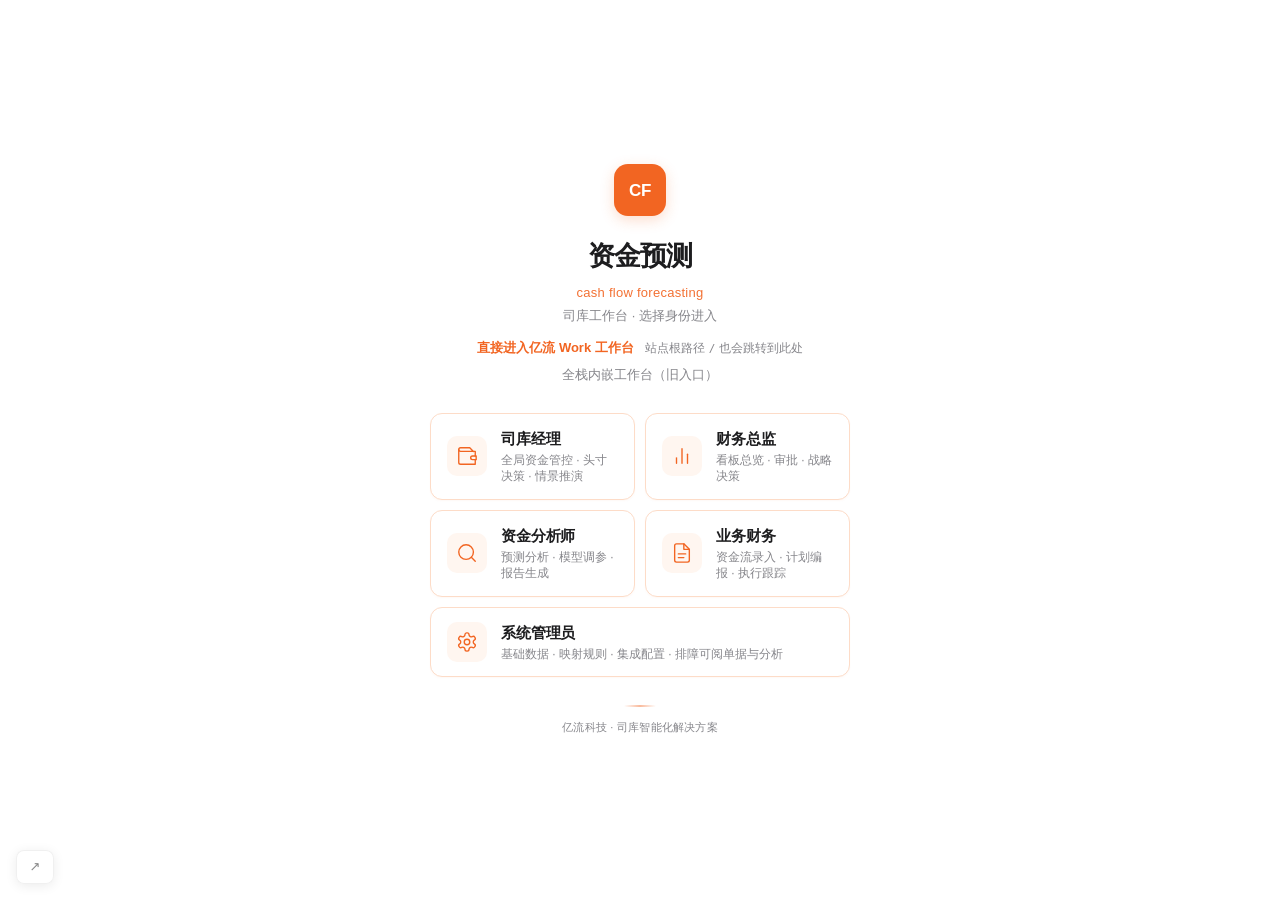
<file: frontend/index.html>
<!DOCTYPE html>
<html lang="zh-CN">
<head>
  <meta charset="UTF-8" />
  <meta name="viewport" content="width=device-width, initial-scale=1.0" />
  <title>资金预测 · 登录</title>
  <link rel="stylesheet" href="css/variables.css" />
  <link rel="stylesheet" href="css/base.css" />
  <link rel="stylesheet" href="css/components.css" />
  <link rel="stylesheet" href="css/pages.css" />
</head>
<body>
  <div class="login-page">
    <div class="login-container">
      <div class="login-header">
        <div class="login-brand">CF</div>
        <h1>资金预测</h1>
        <p class="login-subtitle-en">Cash flow forecasting</p>
        <p class="login-subtitle-zh">司库工作台 · 选择身份进入</p>
        <p class="login-skip" style="margin-top:12px;font-size:13px;">
          <a href="/accio/" style="color:var(--primary);font-weight:600;">直接进入亿流 Work 工作台</a>
          <span style="color:var(--text-muted);font-size:12px;margin-left:8px;">站点根路径 <code style="font-size:11px;">/</code> 也会跳转到此处</span>
        </p>
        <p class="login-skip" style="margin-top:8px;font-size:13px;">
          <a href="app?embed=1" style="color:var(--text-muted);font-weight:500;">全栈内嵌工作台（旧入口）</a>
        </p>
      </div>
      <div class="role-grid" id="role-grid"></div>
      <div class="login-footer">亿流科技 · 司库智能化解决方案</div>
    </div>
  </div>
  <script src="js/data.js"></script>
  <script src="js/auth.js"></script>
  <script>
    (function () {
      var grid = document.getElementById('role-grid');
      var roles = AppData.roles;
      Object.keys(roles).forEach(function (rid) {
        var r = roles[rid];
        var card = document.createElement('button');
        card.type = 'button';
        card.className = 'role-card';
        card.dataset.role = rid;
        card.setAttribute('aria-label', r.name + ' - ' + r.desc);
        var svg = (window.AppData.roleSvg && window.AppData.roleSvg[rid]) || '';
        card.innerHTML =
          '<div class="role-icon" aria-hidden="true">' + svg + '</div>' +
          '<div class="role-card-body">' +
          '<div class="role-name">' + r.name + '</div>' +
          '<div class="role-desc">' + r.desc + '</div>' +
          '</div>';
        card.addEventListener('click', function () { Auth.login(rid); });
        grid.appendChild(card);
      });
    })();
  </script>
<!-- YL-CROSS-NAV -->
<nav id="_ylN" style="position:fixed;bottom:16px;left:16px;z-index:99999;font-family:system-ui,-apple-system,'PingFang SC',sans-serif;display:flex;align-items:center;gap:6px;background:rgba(255,255,255,.92);backdrop-filter:blur(8px);border:1px solid rgba(0,0,0,.06);border-radius:8px;padding:4px 6px;box-shadow:0 2px 12px rgba(0,0,0,.08);transition:all .25s cubic-bezier(.22,1,.36,1)" aria-label="跨页面导航">
<button id="_ylT" onclick="var n=document.getElementById('_ylN'),l=document.getElementById('_ylL'),t=this;if(l.style.display==='none'){l.style.display='flex';t.textContent='✕';n.style.padding='4px 12px'}else{l.style.display='none';t.textContent='↗';n.style.padding='4px 6px'}" style="all:unset;cursor:pointer;font-size:13px;width:24px;height:24px;display:flex;align-items:center;justify-content:center;border-radius:4px;color:#888;transition:all .15s" title="展开/收起跳转链接">↗</button>
<div id="_ylL" style="display:none;align-items:center;gap:4px">
<a href="#" data-yl="wb" target="_blank" rel="noopener" style="font-size:12px;color:#555;text-decoration:none;padding:3px 7px;border-radius:4px;white-space:nowrap;transition:all .15s">工作台</a>
<a href="#" data-yl="brd" target="_blank" rel="noopener" style="font-size:12px;color:#555;text-decoration:none;padding:3px 7px;border-radius:4px;white-space:nowrap;transition:all .15s">BRD</a>
<a href="#" data-yl="prd" target="_blank" rel="noopener" style="font-size:12px;color:#555;text-decoration:none;padding:3px 7px;border-radius:4px;white-space:nowrap;transition:all .15s">PRD</a>
<a href="#" data-yl="ppt" target="_blank" rel="noopener" style="font-size:12px;color:#555;text-decoration:none;padding:3px 7px;border-radius:4px;white-space:nowrap;transition:all .15s">PPT</a>
<a href="#" data-yl="fe" target="_blank" rel="noopener" style="font-size:12px;color:#555;text-decoration:none;padding:3px 7px;border-radius:4px;white-space:nowrap;transition:all .15s">全栈</a>
<a href="#" data-yl="mvp" target="_blank" rel="noopener" style="font-size:12px;color:#555;text-decoration:none;padding:3px 7px;border-radius:4px;white-space:nowrap;transition:all .15s">MVP</a>
<a href="#" data-yl="site" target="_blank" rel="noopener" style="font-size:12px;color:#555;text-decoration:none;padding:3px 7px;border-radius:4px;white-space:nowrap;transition:all .15s">官网</a>
</div>
</nav>
<script>
(function(){'use strict';var T={wb:'03-资金预测-Accio风格工作台/index.html',brd:'01-文档-现金流预测/资金预测-业务需求说明书-BRD.html',prd:'01-文档-现金流预测/资金预测-产品需求说明书-PRD.html',ppt:'02-工程-现金流预测-全栈系统/PPT/brief-v2.html',fe:'02-工程-现金流预测-全栈系统/frontend/index.html',mvp:'04-司库流动性预测-MVP/web/index.html',site:'05-亿流AI平台-官网/index.html'};function pf(){var pathname=decodeURIComponent(location.pathname||'').replace(/\\/g,'/');var p=pathname.split('/').filter(Boolean);var r=-1;for(var i=0;i<p.length;i++){if(/^0[1-5]-/.test(p[i])){r=i-1;break;}}if(r<0){for(var j=0;j<p.length;j++){if(p[j].indexOf('完整交付包')!==-1){r=j;break;}}}if(r<0)return'';var d=p.slice(r+1,-1);return d.length?d.map(function(){return'..';}).join('/')+'/':'';}function go(){var P=pf();document.querySelectorAll('a[data-yl]').forEach(function(a){var k=a.getAttribute('data-yl');if(!T[k])return;try{a.href=new URL(P+T[k],location.href).href;}catch(e){a.href=P+T[k];}});document.querySelectorAll('a[data-yl]').forEach(function(a){a.onmouseover=function(){this.style.background='rgba(243,110,33,.1)';this.style.color='#e8541b';};a.onmouseout=function(){this.style.background='none';this.style.color='#555';};});var b=document.getElementById('_ylT');if(b){b.onmouseover=function(){this.style.color='#e8541b';};b.onmouseout=function(){this.style.color='#888';};}}if(document.readyState==='loading')document.addEventListener('DOMContentLoaded',go);else go();})();
</script>
<!-- /YL-CROSS-NAV -->

</body>
</html>
</file>
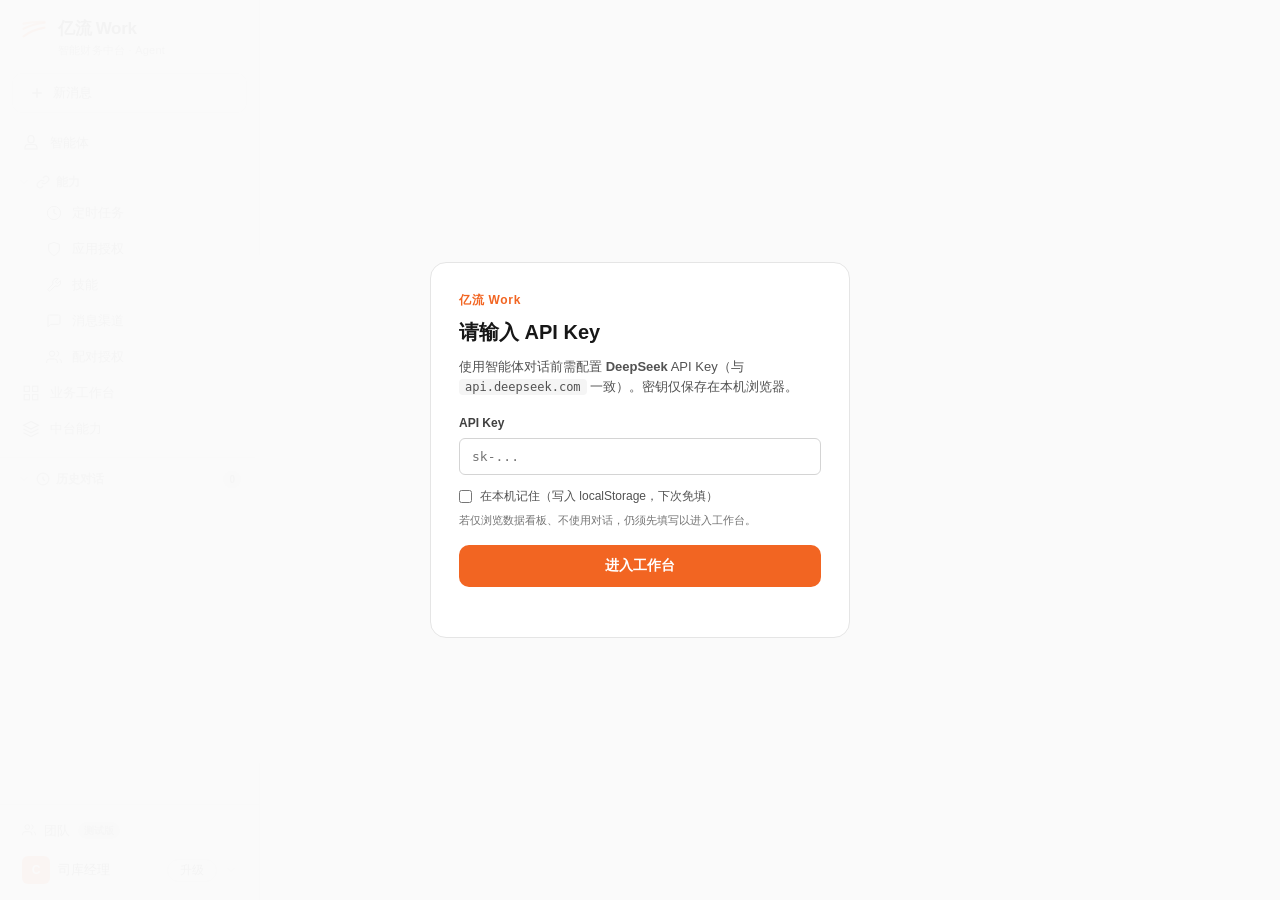
<file: frontend/accio/index.html>
<!DOCTYPE html>
<html lang="zh-CN">
<head>
  <meta charset="UTF-8">
  <meta name="viewport" content="width=device-width, initial-scale=1.0">
  <title>亿流 Work · 智能财务中台 Agent 平台</title>
  <link rel="stylesheet" href="style.css">
  <script src="echarts.min.js"></script>
</head>
<body>
  <!-- 进入前必须填写 DeepSeek API Key（仅存本机 session/localStorage，不写入仓库） -->
  <div class="api-key-gate" id="apiKeyGate" aria-modal="true" role="dialog">
    <div class="api-key-gate-card">
      <div class="api-key-gate-brand">亿流 Work</div>
      <h1 class="api-key-gate-title">请输入 API Key</h1>
      <p class="api-key-gate-desc">使用智能体对话前需配置 <strong>DeepSeek</strong> API Key（与 <code>api.deepseek.com</code> 一致）。密钥仅保存在本机浏览器。</p>
      <label class="api-key-gate-label" for="apiKeyInput">API Key</label>
      <input type="password" id="apiKeyInput" class="api-key-gate-input" autocomplete="off" placeholder="sk-..." />
      <label class="api-key-gate-check"><input type="checkbox" id="apiKeyRemember" /> 在本机记住（写入 localStorage，下次免填）</label>
      <p class="api-key-gate-hint">若仅浏览数据看板、不使用对话，仍须先填写以进入工作台。</p>
      <button type="button" class="api-key-gate-submit" id="apiKeySubmit">进入工作台</button>
      <p class="api-key-gate-error" id="apiKeyError" aria-live="polite"></p>
    </div>
  </div>

  <div class="accio-app" id="accioApp">
    <!-- ═══ Left Sidebar ═══ -->
    <aside class="accio-sidebar" id="accioSidebar">
      <div class="sidebar-brand">
        <div class="brand-mark" title="亿流 Work Agent 基座">
          <svg width="28" height="28" viewBox="0 0 24 24" fill="none" aria-hidden="true">
            <path d="M3 17.5c5.2-4.2 9.8-6 18-7.5" stroke="currentColor" stroke-width="1.85" stroke-linecap="round"/>
            <path d="M3 11c5.5-2.8 11-4.5 18-5.2" stroke="currentColor" stroke-width="1.85" stroke-linecap="round" opacity="0.88"/>
            <path d="M3 6.5c6-1.2 12-1.8 18-1.5" stroke="currentColor" stroke-width="1.85" stroke-linecap="round" opacity="0.72"/>
          </svg>
        </div>
        <div class="brand-text-wrap">
          <span class="brand-text">亿流 Work</span>
          <span class="brand-tagline">智能财务中台 · Agent</span>
        </div>
      </div>

      <button class="sidebar-action-btn" id="btnNewChat" title="新消息">
        <svg width="16" height="16" viewBox="0 0 24 24" fill="none" stroke="currentColor" stroke-width="2"><line x1="12" y1="5" x2="12" y2="19"/><line x1="5" y1="12" x2="19" y2="12"/></svg>
        <span>新消息</span>
      </button>

      <div class="sidebar-scroll" id="sidebarScroll">
        <nav class="sidebar-nav">
          <button class="nav-btn" data-page="agents">
            <svg width="18" height="18" viewBox="0 0 24 24" fill="none" stroke="currentColor" stroke-width="1.5"><path d="M12 2a4 4 0 0 0-4 4v2a4 4 0 0 0 8 0V6a4 4 0 0 0-4-4z"/><path d="M16 14H8a4 4 0 0 0-4 4v2h16v-2a4 4 0 0 0-4-4z"/></svg>
            <span>智能体</span>
          </button>

          <div class="nav-tree" data-tree="capabilities">
            <div class="nav-tree-header" data-toggle="capabilities">
              <svg class="tree-chevron" width="12" height="12" viewBox="0 0 24 24" fill="none" stroke="currentColor" stroke-width="2"><polyline points="6 9 12 15 18 9"/></svg>
              <svg width="14" height="14" viewBox="0 0 24 24" fill="none" stroke="currentColor" stroke-width="2"><path d="M10 13a5 5 0 0 0 7.54.54l3-3a5 5 0 0 0-7.07-7.07l-1.72 1.71"/><path d="M14 11a5 5 0 0 0-7.54-.54l-3 3a5 5 0 0 0 7.07 7.07l1.71-1.71"/></svg>
              <span>能力</span>
            </div>
            <div class="nav-tree-children" id="treeCapabilities">
              <button class="nav-btn nav-sub" data-page="tasks">
                <svg width="16" height="16" viewBox="0 0 24 24" fill="none" stroke="currentColor" stroke-width="1.5"><circle cx="12" cy="12" r="10"/><polyline points="12 6 12 12 16 14"/></svg>
                <span>定时任务</span>
              </button>
              <button class="nav-btn nav-sub" data-page="apps">
                <svg width="16" height="16" viewBox="0 0 24 24" fill="none" stroke="currentColor" stroke-width="1.5"><path d="M12 22s8-4 8-10V5l-8-3-8 3v7c0 6 8 10 8 10z"/></svg>
                <span>应用授权</span>
              </button>
              <button class="nav-btn nav-sub" data-page="skills">
                <svg width="16" height="16" viewBox="0 0 24 24" fill="none" stroke="currentColor" stroke-width="1.5"><path d="M14.7 6.3a1 1 0 0 0 0 1.4l1.6 1.6a1 1 0 0 0 1.4 0l3.77-3.77a6 6 0 0 1-7.94 7.94l-6.91 6.91a2.12 2.12 0 0 1-3-3l6.91-6.91a6 6 0 0 1 7.94-7.94l-3.76 3.76z"/></svg>
                <span>技能</span>
              </button>
              <button class="nav-btn nav-sub" data-page="channels">
                <svg width="16" height="16" viewBox="0 0 24 24" fill="none" stroke="currentColor" stroke-width="1.5"><path d="M21 15a2 2 0 0 1-2 2H7l-4 4V5a2 2 0 0 1 2-2h14a2 2 0 0 1 2 2z"/></svg>
                <span>消息渠道</span>
              </button>
              <button class="nav-btn nav-sub" data-page="pairing">
                <svg width="16" height="16" viewBox="0 0 24 24" fill="none" stroke="currentColor" stroke-width="1.5"><path d="M17 21v-2a4 4 0 0 0-4-4H5a4 4 0 0 0-4 4v2"/><circle cx="9" cy="7" r="4"/><path d="M23 21v-2a4 4 0 0 0-3-3.87"/><path d="M16 3.13a4 4 0 0 1 0 7.75"/></svg>
                <span>配对授权</span>
              </button>
            </div>
          </div>

          <button type="button" class="nav-btn" data-page="workbench" title="业务工作台 · 垂直场景中心，进入司库与资金等业务模块" aria-label="业务工作台">
            <svg width="18" height="18" viewBox="0 0 24 24" fill="none" stroke="currentColor" stroke-width="1.5" aria-hidden="true"><rect x="3" y="3" width="7" height="7"/><rect x="14" y="3" width="7" height="7"/><rect x="14" y="14" width="7" height="7"/><rect x="3" y="14" width="7" height="7"/></svg>
            <span>业务工作台</span>
          </button>
          <button type="button" class="nav-btn" data-page="platform" title="中台能力 · 集成态势、规则引擎与数据分层" aria-label="中台能力">
            <svg width="18" height="18" viewBox="0 0 24 24" fill="none" stroke="currentColor" stroke-width="1.5" aria-hidden="true"><polygon points="12 2 2 7 12 12 22 7 12 2"/><polyline points="2 17 12 22 22 17"/><polyline points="2 12 12 17 22 12"/></svg>
            <span>中台能力</span>
          </button>
        </nav>

        <div class="sidebar-history" id="sidebarHistory">
          <div class="history-header" id="historyToggle">
            <svg class="tree-chevron" width="12" height="12" viewBox="0 0 24 24" fill="none" stroke="currentColor" stroke-width="2"><polyline points="6 9 12 15 18 9"/></svg>
            <svg width="14" height="14" viewBox="0 0 24 24" fill="none" stroke="currentColor" stroke-width="2"><path d="M12 8v4l3 3"/><circle cx="12" cy="12" r="10"/></svg>
            <span>历史对话</span>
            <span class="history-count" id="historyCount">0</span>
          </div>
          <div class="history-list" id="historyList"></div>
        </div>
      </div>

      <div class="sidebar-footer">
        <div class="sidebar-team-btn" id="btnTeam">
          <svg width="14" height="14" viewBox="0 0 24 24" fill="none" stroke="currentColor" stroke-width="1.5"><path d="M17 21v-2a4 4 0 0 0-4-4H5a4 4 0 0 0-4 4v2"/><circle cx="9" cy="7" r="4"/><path d="M23 21v-2a4 4 0 0 0-3-3.87"/><path d="M16 3.13a4 4 0 0 1 0 7.75"/></svg>
          <span>团队</span>
          <span class="badge-beta">测试版</span>
        </div>
        <div class="sidebar-user" id="sidebarUser">
          <div class="user-avatar" id="userAvatar">C</div>
          <span class="user-name" id="userName">司库经理</span>
          <button class="user-upgrade-btn">升级</button>
          <svg class="user-chevron" width="12" height="12" viewBox="0 0 24 24" fill="none" stroke="currentColor" stroke-width="2"><polyline points="6 9 12 15 18 9"/></svg>
        </div>
        <!-- User Dropdown Menu -->
        <div class="user-menu" id="userMenu">
          <div class="user-menu-quota">
            <svg width="16" height="16" viewBox="0 0 24 24" fill="none" stroke="currentColor" stroke-width="2"><path d="M23 4v6h-6"/><path d="M1 20v-6h6"/><path d="M3.51 9a9 9 0 0 1 14.85-3.36L23 10M1 14l4.64 4.36A9 9 0 0 0 20.49 15"/></svg>
            <span>额度已使用 <strong id="quotaPercent">0.69</strong> %</span>
          </div>
          <div class="user-menu-bar"><div class="user-menu-bar-fill" id="quotaBar" style="width:0.69%"></div></div>
          <div class="user-menu-divider"></div>
          <div class="user-menu-item has-sub" id="menuLang">
            <svg width="16" height="16" viewBox="0 0 24 24" fill="none" stroke="currentColor" stroke-width="1.5"><circle cx="12" cy="12" r="10"/><line x1="2" y1="12" x2="22" y2="12"/><path d="M12 2a15.3 15.3 0 0 1 4 10 15.3 15.3 0 0 1-4 10 15.3 15.3 0 0 1-4-10 15.3 15.3 0 0 1 4-10z"/></svg>
            <span>语言</span>
            <svg class="sub-arrow" width="12" height="12" viewBox="0 0 24 24" fill="none" stroke="currentColor" stroke-width="2"><polyline points="9 18 15 12 9 6"/></svg>
            <div class="user-submenu" id="langSubmenu">
              <div class="submenu-item" data-lang="en">English</div>
              <div class="submenu-item active" data-lang="zh">中文</div>
              <div class="submenu-item" data-lang="es">Español</div>
              <div class="submenu-item" data-lang="pt">Português</div>
              <div class="submenu-item" data-lang="fr">Français</div>
              <div class="submenu-item" data-lang="de">Deutsch</div>
            </div>
          </div>
          <div class="user-menu-item has-sub" id="menuTheme">
            <svg width="16" height="16" viewBox="0 0 24 24" fill="none" stroke="currentColor" stroke-width="1.5"><circle cx="12" cy="12" r="5"/><line x1="12" y1="1" x2="12" y2="3"/><line x1="12" y1="21" x2="12" y2="23"/><line x1="4.22" y1="4.22" x2="5.64" y2="5.64"/><line x1="18.36" y1="18.36" x2="19.78" y2="19.78"/><line x1="1" y1="12" x2="3" y2="12"/><line x1="21" y1="12" x2="23" y2="12"/><line x1="4.22" y1="19.78" x2="5.64" y2="18.36"/><line x1="18.36" y1="5.64" x2="19.78" y2="4.22"/></svg>
            <span>主题</span>
            <svg class="sub-arrow" width="12" height="12" viewBox="0 0 24 24" fill="none" stroke="currentColor" stroke-width="2"><polyline points="9 18 15 12 9 6"/></svg>
            <div class="user-submenu" id="themeSubmenu">
              <div class="submenu-item" data-theme="light">☀ 浅色</div>
              <div class="submenu-item" data-theme="dark">☾ 深色</div>
              <div class="submenu-item active" data-theme="system">◐ 跟随系统 <span class="submenu-dot"></span></div>
            </div>
          </div>
          <div class="user-menu-item" id="menuApiKey">
            <svg width="16" height="16" viewBox="0 0 24 24" fill="none" stroke="currentColor" stroke-width="1.5"><path d="M21 2l-2 2m-7.61 7.61a5.5 5.5 0 1 1-7.778 7.778 5.5 5.5 0 0 1 7.777-7.777zm0 0L15.5 7.5m0 0l3 3L22 7l-3-3m-3.5 3.5L19 4"/></svg>
            <span>更换 API Key</span>
          </div>
          <div class="user-menu-item" id="menuSettings">
            <svg width="16" height="16" viewBox="0 0 24 24" fill="none" stroke="currentColor" stroke-width="1.5"><circle cx="12" cy="12" r="3"/><path d="M19.4 15a1.65 1.65 0 0 0 .33 1.82l.06.06a2 2 0 0 1 0 2.83 2 2 0 0 1-2.83 0l-.06-.06a1.65 1.65 0 0 0-1.82-.33 1.65 1.65 0 0 0-1 1.51V21a2 2 0 0 1-2 2 2 2 0 0 1-2-2v-.09A1.65 1.65 0 0 0 9 19.4a1.65 1.65 0 0 0-1.82.33l-.06.06a2 2 0 0 1-2.83 0 2 2 0 0 1 0-2.83l.06-.06A1.65 1.65 0 0 0 4.68 15a1.65 1.65 0 0 0-1.51-1H3a2 2 0 0 1-2-2 2 2 0 0 1 2-2h.09A1.65 1.65 0 0 0 4.6 9a1.65 1.65 0 0 0-.33-1.82l-.06-.06a2 2 0 0 1 0-2.83 2 2 0 0 1 2.83 0l.06.06A1.65 1.65 0 0 0 9 4.68a1.65 1.65 0 0 0 1-1.51V3a2 2 0 0 1 2-2 2 2 0 0 1 2 2v.09a1.65 1.65 0 0 0 1 1.51 1.65 1.65 0 0 0 1.82-.33l.06-.06a2 2 0 0 1 2.83 0 2 2 0 0 1 0 2.83l-.06.06A1.65 1.65 0 0 0 19.4 9a1.65 1.65 0 0 0 1.51 1H21a2 2 0 0 1 2 2 2 2 0 0 1-2 2h-.09a1.65 1.65 0 0 0-1.51 1z"/></svg>
            <span>设置</span>
          </div>
          <div class="user-menu-item" id="menuAbout">
            <svg width="16" height="16" viewBox="0 0 24 24" fill="none" stroke="currentColor" stroke-width="1.5"><circle cx="12" cy="12" r="10"/><line x1="12" y1="16" x2="12" y2="12"/><line x1="12" y1="8" x2="12.01" y2="8"/></svg>
            <span>关于</span>
          </div>
          <div class="user-menu-divider"></div>
          <div class="user-menu-item logout" id="menuLogout">
            <svg width="16" height="16" viewBox="0 0 24 24" fill="none" stroke="currentColor" stroke-width="1.5"><path d="M9 21H5a2 2 0 0 1-2-2V5a2 2 0 0 1 2-2h4"/><polyline points="16 17 21 12 16 7"/><line x1="21" y1="12" x2="9" y2="12"/></svg>
            <span>退出登录</span>
          </div>
        </div>
      </div>
    </aside>

    <!-- ═══ Main Content ═══ -->
    <main class="accio-main" id="accioMain">
      <!-- Chat Page (Default) -->
      <div class="page active" id="page-chat" data-page="chat"></div>

      <!-- Agents Page -->
      <div class="page" id="page-agents" data-page="agents"></div>

      <!-- Scheduled Tasks Page -->
      <div class="page" id="page-tasks" data-page="tasks"></div>

      <!-- App Authorization Page -->
      <div class="page" id="page-apps" data-page="apps"></div>

      <!-- Skills Page -->
      <div class="page" id="page-skills" data-page="skills"></div>

      <!-- Channels Page -->
      <div class="page" id="page-channels" data-page="channels"></div>

      <!-- Pairing Auth Page -->
      <div class="page" id="page-pairing" data-page="pairing"></div>

      <!-- Agent Create Wizard -->
      <div class="page" id="page-create-agent" data-page="create-agent"></div>

      <!-- 垂直场景中心（入口页，非具体业务功能） -->
      <div class="page" id="page-workbench" data-page="workbench"></div>

      <!-- Dashboard (from main app) -->
      <div class="page" id="page-dashboard" data-page="dashboard"></div>

      <div class="page" id="page-cockpit" data-page="cockpit"></div>
      <div class="page" id="page-payment" data-page="payment"></div>
      <div class="page" id="page-arap" data-page="arap"></div>

      <!-- Cashflow Management -->
      <div class="page" id="page-cashflow" data-page="cashflow"></div>

      <!-- Analysis -->
      <div class="page" id="page-analysis" data-page="analysis"></div>

      <!-- Fund Plan -->
      <div class="page" id="page-plan" data-page="plan"></div>

      <!-- FX Exposure -->
      <div class="page" id="page-fx" data-page="fx"></div>

      <!-- Base Data -->
      <div class="page" id="page-basedata" data-page="basedata"></div>

      <!-- Data Integration -->
      <div class="page" id="page-integration" data-page="integration"></div>

      <!-- 中台能力：集成态势 / 规则 / 数据分层 / 能力全景 -->
      <div class="page" id="page-platform" data-page="platform"></div>

      <div class="page" id="page-alerts" data-page="alerts"></div>

      <!-- Settings Page -->
      <div class="page" id="page-settings" data-page="settings"></div>
    </main>

    <!-- ═══ Right Panel (files, context — collapsible) ═══ -->
    <aside class="accio-right-panel" id="accioRightPanel">
      <div class="right-panel-header">
        <div class="rp-tabs">
          <button class="rp-tab active" data-rptab="files">文件</button>
          <button class="rp-tab" data-rptab="results">执行结果</button>
        </div>
        <div class="right-panel-actions">
          <button class="icon-btn-sm" id="rpBtnSearch" title="搜索"><svg width="14" height="14" viewBox="0 0 24 24" fill="none" stroke="currentColor" stroke-width="2"><circle cx="11" cy="11" r="8"/><line x1="21" y1="21" x2="16.65" y2="16.65"/></svg></button>
          <button class="icon-btn-sm" id="rpBtnClose" title="收起面板"><svg width="14" height="14" viewBox="0 0 24 24" fill="none" stroke="currentColor" stroke-width="2"><polyline points="9 18 15 12 9 6"/></svg></button>
        </div>
      </div>
      <div class="right-panel-body" id="rightPanelBody"></div>
    </aside>
    <!-- Right panel toggle tab (visible when panel is collapsed) -->
    <button class="rp-toggle-tab" id="rpToggleTab" title="展开文件面板">
      <svg width="16" height="16" viewBox="0 0 24 24" fill="none" stroke="currentColor" stroke-width="2"><path d="M13 2H6a2 2 0 0 0-2 2v16a2 2 0 0 0 2 2h12a2 2 0 0 0 2-2V9z"/><polyline points="13 2 13 9 20 9"/></svg>
    </button>
  </div>

  <!-- ═══ Modal ═══ -->
  <div class="modal-overlay" id="modalOverlay">
    <div class="modal-dialog" id="modalDialog">
      <div class="modal-header">
        <h3 id="modalTitle"></h3>
        <button class="modal-close" id="modalClose">&times;</button>
      </div>
      <div class="modal-body" id="modalBody"></div>
      <div class="modal-footer" id="modalFooter"></div>
    </div>
  </div>

  <!-- ═══ Toast Container ═══ -->
  <div class="toast-container" id="toastContainer"></div>

  <script src="app.js"></script>
</body>
</html>
</file>
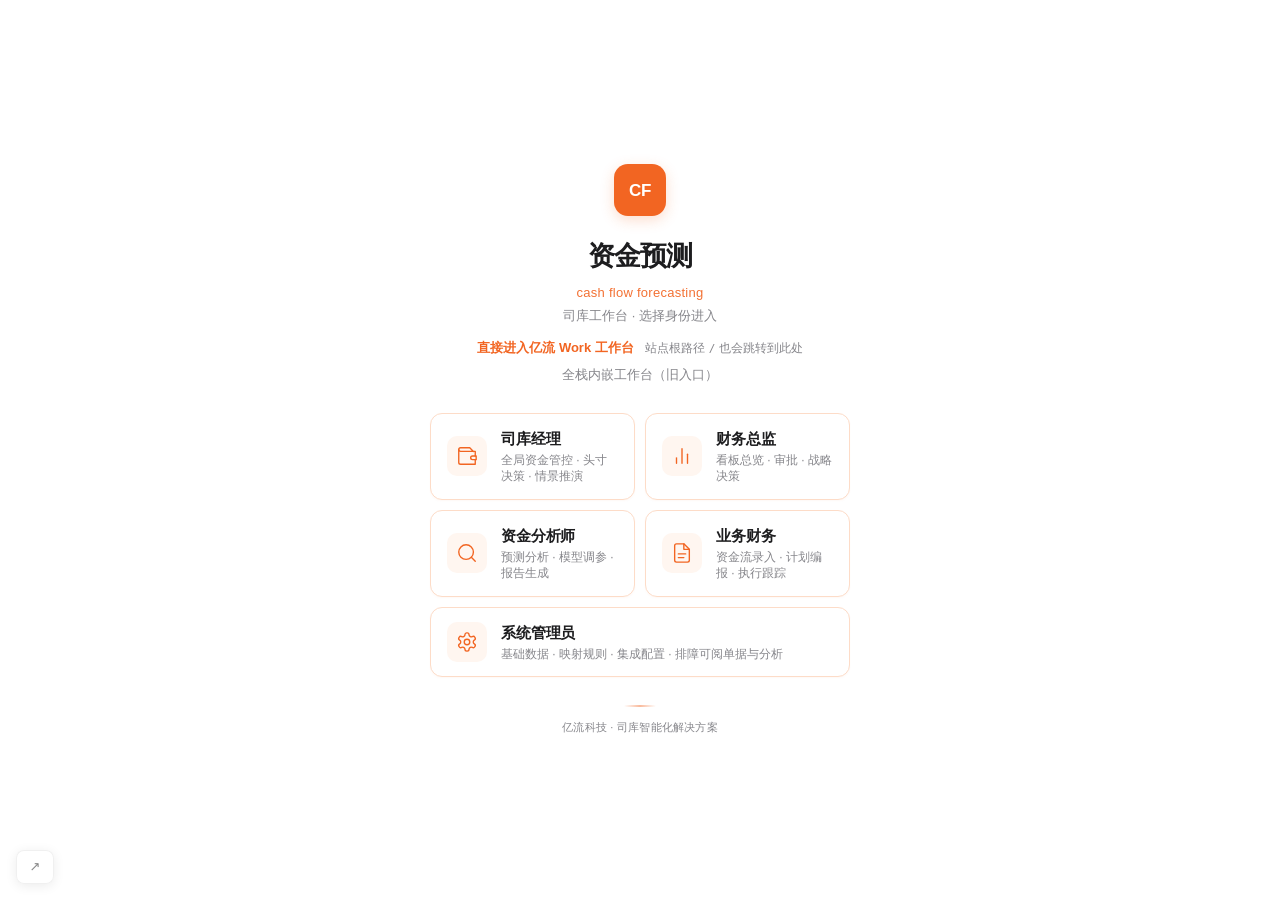
<file: frontend/app.html>
<!DOCTYPE html>
<html lang="zh-CN">
<head>
  <meta charset="UTF-8" />
  <meta name="viewport" content="width=device-width, initial-scale=1.0" />
  <title>资金预测智能体</title>
  <link rel="stylesheet" href="css/variables.css" />
  <link rel="stylesheet" href="css/base.css" />
  <link rel="stylesheet" href="css/layout.css?v=202604103" />
  <link rel="stylesheet" href="css/components.css?v=202604094" />
  <link rel="stylesheet" href="css/pages.css?v=202604113" />
  <link rel="stylesheet" href="css/embed.css" />
  <link rel="stylesheet" href="css/copilot.css?v=202604103" />
  <link rel="stylesheet" href="css/tour.css?v=202604108" />
  <script src="js/echarts.min.js"></script>
</head>
<body>
  <!-- Accio 协作层图标（线性简约 · 与 PRD 亿流橙一致） -->
  <svg xmlns="http://www.w3.org/2000/svg" class="copilot-sprite" aria-hidden="true" focusable="false">
    <symbol id="copilot-ico-position" viewBox="0 0 24 24" fill="none">
      <path d="M5 20V10M12 20V4M19 20v-8" stroke="currentColor" stroke-width="1.65" stroke-linecap="round"/>
    </symbol>
    <symbol id="copilot-ico-forecast" viewBox="0 0 24 24" fill="none">
      <path d="M3 18l5-5 4 4 8-9" stroke="currentColor" stroke-width="1.65" stroke-linecap="round" stroke-linejoin="round"/>
      <circle cx="20" cy="5" r="1.5" fill="currentColor"/>
    </symbol>
    <symbol id="copilot-ico-forex" viewBox="0 0 24 24" fill="none">
      <circle cx="12" cy="12" r="6.5" stroke="currentColor" stroke-width="1.45"/>
      <path d="M12 5.5c-2 2.5-2 10.5 0 13M12 5.5c2 2.5 2 10.5 0 13M6 12h12" stroke="currentColor" stroke-width="1.45" stroke-linecap="round"/>
    </symbol>
    <symbol id="copilot-ico-anomaly" viewBox="0 0 24 24" fill="none">
      <path d="M12 5l7 13H5L12 5z" stroke="currentColor" stroke-width="1.5" stroke-linejoin="round"/>
      <path d="M12 9v4" stroke="currentColor" stroke-width="1.85" stroke-linecap="round"/>
      <circle cx="12" cy="16.5" r="0.9" fill="currentColor"/>
    </symbol>
    <symbol id="copilot-ico-plan" viewBox="0 0 24 24" fill="none">
      <path d="M8 8l2 2 4-4" stroke="currentColor" stroke-width="1.55" stroke-linecap="round" stroke-linejoin="round"/>
      <path d="M8 14h12M8 18h10" stroke="currentColor" stroke-width="1.5" stroke-linecap="round"/>
    </symbol>
    <symbol id="copilot-ico-decision" viewBox="0 0 24 24" fill="none">
      <path d="M12 3a5 5 0 0 0-5 5c0 2.5 2 4 2 5h6c0-1 2-2.5 2-5a5 5 0 0 0-5-5z" stroke="currentColor" stroke-width="1.45" stroke-linejoin="round"/>
      <path d="M10 20h4" stroke="currentColor" stroke-width="1.45" stroke-linecap="round"/>
    </symbol>
    <symbol id="copilot-ico-alert" viewBox="0 0 24 24" fill="none">
      <path d="M12 5a4 4 0 0 0-4 4v2.5c0 3-2 3-2 3h12s-2 0-2-3V9a4 4 0 0 0-4-4z" stroke="currentColor" stroke-width="1.45" stroke-linejoin="round"/>
      <path d="M10 20h4" stroke="currentColor" stroke-width="1.45" stroke-linecap="round"/>
    </symbol>
    <symbol id="copilot-ico-agent" viewBox="0 0 24 24" fill="none">
      <rect x="3" y="6" width="18" height="12" rx="2" stroke="currentColor" stroke-width="1.5"/>
      <circle cx="9" cy="12" r="1.5" fill="currentColor"/>
      <circle cx="15" cy="12" r="1.5" fill="currentColor"/>
      <path d="M12 6V4M8 4h8" stroke="currentColor" stroke-width="1.5" stroke-linecap="round"/>
    </symbol>
    <symbol id="copilot-ico-send" viewBox="0 0 24 24" fill="none">
      <path d="M12 5v14M5 12l7-7 7 7" stroke="currentColor" stroke-width="1.85" stroke-linecap="round" stroke-linejoin="round"/>
    </symbol>
  </svg>

  <div class="app-shell" id="app-shell">

    <!-- ═══ Topbar ═══ -->
    <header class="topbar">
      <div class="topbar-left">
        <div class="brand-area">
          <div class="brand-logo">CF</div>
          <span class="brand-title">亿流</span>
        </div>
        <span class="brand-sub">资金预测</span>
        <button type="button" class="topbar-icon-btn topbar-copilot-btn" id="topbar-copilot" title="亿流 Work · 资金预测 · Accio 工作台" aria-label="打开协作工作台">
          <svg class="copilot-ico-inline" width="20" height="20" aria-hidden="true"><use href="#copilot-ico-agent"/></svg>
        </button>
      </div>
      <div class="topbar-spacer"></div>
        <div class="topbar-right">
        <details class="topbar-tour-menu" id="topbar-tour-wrap">
          <summary class="topbar-icon-btn topbar-tour-summary" id="topbar-tour" title="新手引导（聚光灯）" aria-label="新手引导">导</summary>
          <div class="topbar-tour-dropdown" role="menu">
            <button type="button" class="topbar-tour-item" role="menuitem" onclick="if(window.__cfStartTour)window.__cfStartTour('full');">全流程引导</button>
            <button type="button" class="topbar-tour-item" role="menuitem" onclick="if(window.__cfStartTour)window.__cfStartTour('quick');">快速引导</button>
          </div>
        </details>
        <button type="button" class="topbar-icon-btn" id="topbar-ai-settings" title="AI 大模型 API Key 配置" aria-label="AI API 配置" onclick="if(window.__cfOpenAiSettings)window.__cfOpenAiSettings(event);return false;">
          <span aria-hidden="true" style="font-size:18px;line-height:1;">⚙</span>
        </button>
        <button type="button" class="topbar-bell" id="topbar-bell" title="预警提醒（演示）" aria-label="预警">
          <span aria-hidden="true">🔔</span><span class="topbar-bell-badge" id="topbar-bell-badge">3</span>
        </button>
        <div class="topbar-user" id="topbar-logout" title="退出登录">
          <div class="topbar-avatar" id="topbar-avatar"></div>
          <span id="topbar-username"></span>
          <span style="font-size:12px;color:var(--text-muted);">⏻</span>
        </div>
      </div>
    </header>

    <!-- ═══ Sidebar ═══ -->
    <aside class="sidebar" id="sidebar">
      <div id="sidebar-nav" class="sidebar-nav"></div>
    </aside>

    <!-- ═══ Content ═══ -->
    <main class="content" id="content-main">
      <div class="content-tabs">
        <div class="content-tab active" id="current-tab-name">总览看板</div>
      </div>
      <div class="page-container">

        <!-- 1. Dashboard -->
        <div class="page-panel" id="page-dashboard">
          <div class="page-header"><h2>总览看板</h2><span class="page-desc">实时资金全景</span><span class="page-desc" id="dash-last-update" style="margin-left:auto;font-size:11px;"></span><button class="btn btn-sm" id="dash-btn-refresh">↻ 刷新数据</button></div>
          <div class="kpi-row kpi-clickable" id="dash-kpi"></div>
          <div class="grid-side">
            <div class="chart-box"><div class="chart-box-title">头寸趋势（近 30 天）</div><div id="chart-position-trend" style="height:340px;"></div></div>
            <div class="chart-box"><div class="chart-box-title">流入 / 流出构成</div><div id="chart-flow-pie" style="height:340px;"></div></div>
          </div>
          <div class="card">
            <div class="card-top"><div class="card-title">智能提醒</div></div>
            <div class="card-body" id="dash-alerts"></div>
          </div>
          <div class="card">
            <div class="card-top"><div class="card-title">🔄 闭环效能指标</div></div>
            <div class="card-body">
              <div class="kpi-row" id="dash-loop-kpi"></div>
            </div>
          </div>
          <div class="card">
            <div class="card-top"><div class="card-title">🏥 系统健康状态</div><span class="page-desc" style="font-size:11px;margin-left:8px;">点击状态可切换（演示用）</span></div>
            <div class="card-body">
              <div class="health-grid" id="dash-sys-health"></div>
            </div>
          </div>
          <div class="card">
            <div class="card-top"><div class="card-title">⚠️ 预警处理中心</div><span class="badge badge-danger" id="dash-alert-badge" style="display:none;"></span></div>
            <div class="card-body" id="dash-alert-queue"></div>
          </div>
          <div class="card">
            <div class="card-top"><div class="card-title">快捷操作</div></div>
            <div class="card-body" style="display:flex;gap:10px;flex-wrap:wrap;">
              <button class="btn" onclick="Router.navigate('cashflow')">💸 资金流管理</button>
              <button class="btn" onclick="Router.navigate('analysis')">🔬 运行分析</button>
              <button class="btn" onclick="Router.navigate('liquidity')">📈 资金流预测</button>
              <button class="btn" onclick="Router.navigate('integration')">🔗 数据集成</button>
            </div>
          </div>
        </div>

        <!-- 2. Cashflow — 资金流单据（批次号 = 拉取时间戳） -->
        <div class="page-panel" id="page-cashflow">
          <div class="page-header page-header-cf">
            <div>
              <h2>资金流管理</h2>
              <p class="page-desc page-desc-cf">银行流水标准字段 → 匹配业务类型 → 确认后参与分析与预测</p>
            </div>
          </div>
          <!-- 资金流单据（取数与单据同页；批次号 = 每次拉取生成的毫秒时间戳） -->
          <div class="cf-panel" id="cf-panel-records" data-panel="records">
            <div class="alert-banner info" id="cf-pie-drill-banner" style="display:none;margin-bottom:12px;"></div>
            <div class="cf-filter-quick">
              <div class="cf-filter-quick__head">
                <div class="cf-prd-filter-grid cf-prd-filter-grid--quick">
                  <div class="form-group"><label>批次号</label><select class="form-select" id="cf-filter-collection" title="按取数批次（时间戳）筛选本批单据"><option value="">全部批次</option></select></div>
                  <div class="form-group"><label>单位</label><select class="form-select" id="cf-filter-unit"><option value="">全部</option></select></div>
                  <div class="form-group"><label>状态</label><select class="form-select" id="cf-filter-status"><option value="">全部</option><option>流水</option><option>待确认</option><option>已确认</option><option>预测</option><option>待审核</option><option>暂存</option><option>打回</option></select></div>
                  <div class="form-group cf-filter-date-range">
                    <label>交易日期</label>
                    <div class="cf-date-inputs">
                      <input type="date" class="form-input" id="cf-filter-date-from" title="起" />
                      <span class="cf-date-sep">至</span>
                      <input type="date" class="form-input" id="cf-filter-date-to" title="止" />
                    </div>
                  </div>
                </div>
                <div class="cf-filter-quick__actions">
                  <button type="button" class="btn btn-primary" id="cf-btn-query">查询</button>
                  <button type="button" class="btn" id="cf-btn-reset">重置</button>
                </div>
              </div>
              <details class="cf-filter-details--nested">
                <summary>高级筛选</summary>
                <div class="cf-prd-filter-grid cf-prd-filter-grid--compact">
                  <div class="form-group"><label>资金流号码</label><input type="text" class="form-input" id="cf-filter-code" placeholder="模糊查询" /></div>
                  <div class="form-group"><label>资金业务</label><select class="form-select" id="cf-filter-biz"><option value="">全部</option></select></div>
                  <div class="form-group"><label>币种</label><select class="form-select" id="cf-filter-currency"><option value="">全部</option><option>CNY</option><option>USD</option><option>EUR</option></select></div>
                  <div class="form-group"><label>金额起</label><input type="number" class="form-input" id="cf-filter-amt-min" placeholder="可选" /></div>
                  <div class="form-group"><label>金额止</label><input type="number" class="form-input" id="cf-filter-amt-max" placeholder="可选" /></div>
                  <div class="form-group"><label>来源系统</label><select class="form-select" id="cf-filter-source"><option value="">全部</option><option>资金管理系统</option><option>手工新增</option><option>银企直连</option></select></div>
                </div>
              </details>
            </div>
            <div class="cf-toolbar-loop" aria-label="资金流处理闭环">
              <div class="cf-toolbar-loop__primary">
                <div class="cf-loop-steps" title="核心闭环" aria-hidden="true">
                  <span class="cf-loop-steps__item"><em>1</em>拉取</span>
                  <span class="cf-loop-steps__arrow">→</span>
                  <span class="cf-loop-steps__item"><em>2</em>确认</span>
                  <span class="cf-loop-steps__arrow">→</span>
                  <span class="cf-loop-steps__item cf-loop-steps__item--muted"><em>3</em>导出·分析</span>
                </div>
                <div class="cf-loop-btns">
                  <button type="button" class="btn btn-primary" id="cf-btn-fetch" title="一键拉取（默认全部单位、不限日期）；Shift+点击可指定条件">获取数据</button>
                  <button type="button" class="btn btn-smart-confirm" id="cf-btn-batch-confirm" title="智能匹配业务类型并批量确认">智能批量确认</button>
                  <button type="button" class="btn" id="cf-btn-export" title="导出为 CSV">导出</button>
                </div>
                <details class="cf-toolbar-more">
                  <summary class="cf-toolbar-more__summary">辅助操作</summary>
                  <div class="cf-toolbar-more__body cf-toolbar-more__body--inline">
                    <span class="cf-manual-actions" id="cf-manual-actions">
                      <button type="button" class="btn btn-sm" id="cf-btn-add">新增</button>
                      <button type="button" class="btn btn-sm" id="cf-btn-batch-add">批量新增</button>
                      <button type="button" class="btn btn-sm" id="cf-btn-import" title="Excel 导入（模板字段与集成页一致，支持明细行）">Excel 导入</button>
                    </span>
                    <button type="button" class="btn btn-sm" id="cf-btn-batch-status">改状态</button>
                    <button type="button" class="btn btn-sm" id="cf-btn-print">打印</button>
                    <span class="cf-toggle-wrap" title="开启后无论来源筛选如何，都显示录入按钮">
                      <span class="muted" style="font-size:11px;">始终显示录入</span>
                      <span class="cf-toggle" id="cf-toggle-manual" aria-label="始终显示手工录入按钮">OFF</span>
                    </span>
                  </div>
                </details>
              </div>
              <p class="cf-table-hint">仅 <strong>已确认</strong> 单据进入分析与预测；导出用于对账留痕。</p>
            </div>
            <input type="file" id="cf-file-import" accept=".xlsx,.xlsm" style="display:none" aria-hidden="true" />
            <div class="cf-bulk-hint" id="cf-bulk-hint" hidden><span id="cf-bulk-hint-text"></span><button type="button" class="btn btn-sm" id="cf-bulk-clear-sel">取消选择</button></div>
            <div class="cf-table-wrap">
              <table class="data-table data-table--bank" id="cf-table">
                <thead>
                  <tr>
                    <th style="width:36px;"><input type="checkbox" id="cf-select-all" title="全选" /></th>
                    <th>交易日期</th>
                    <th>本方账号</th>
                    <th>本方账户名</th>
                    <th>对方账号</th>
                    <th>对方账户名</th>
                    <th>交易金额</th>
                    <th>币种</th>
                    <th>摘要/用途</th>
                    <th>业务类型</th>
                    <th>确认状态</th>
                    <th>操作</th>
                  </tr>
                </thead>
                <tbody id="cf-table-body"></tbody>
              </table>
            </div>
            <div class="pagination" id="cf-pagination"></div>
          </div>
        </div>

        <!-- 3. Analysis -->
        <div class="page-panel page-analysis" id="page-analysis">
          <div class="page-header"><h2>资金流分析</h2><span class="page-desc">计划 vs 实际 · 仅已确认</span></div>
          <details class="an-help-details" style="margin-bottom:12px;">
            <summary class="an-help-summary">使用说明</summary>
            <p class="muted" style="margin:8px 0 0;font-size:12px;line-height:1.55;">选择单位维度后运行分析；表格首行即为汇总。点「查看明细」下钻日级对比。底部 AI 区可点风险标签跳转资金流单据页。</p>
          </details>
          <div class="filter-bar an-filter-bar-main" style="flex-wrap:wrap;align-items:flex-end;gap:10px;">
            <div class="form-group"><label>维度</label><select class="form-select" id="an-scope" style="min-width:140px;"><option value="group">集团汇总</option><option value="zb">总部</option><option value="hd">华东子公司</option><option value="hn">华南子公司</option></select></div>
            <div class="form-group"><label>单位</label><select class="form-select" id="an-unit"><option value="">全部</option></select></div>
            <button class="btn btn-primary btn-an-primary" id="an-btn-run" type="button">运行分析</button>
            <button class="btn btn-success" id="an-btn-to-plan" style="display:none !important;" hidden disabled aria-hidden="true">📅 下发至计划</button>
            <button class="btn" id="an-btn-export" type="button" style="display:none;">导出报告</button>
          </div>
          <details class="an-advanced-params" style="margin-bottom:14px;">
            <summary>更多参数（周期、期初、币种）</summary>
            <div class="filter-bar" style="flex-wrap:wrap;align-items:flex-end;padding:10px 0 0;">
              <div class="form-group"><label>周期配置</label><select class="form-select" id="an-period-config"><option value="TP0001">标准（天7+周4+月3+季2+年1）</option><option value="TP0002">短期（天14+月2）</option></select></div>
              <div class="form-group"><label>期初余额</label><input type="number" class="form-input" id="an-opening" value="10000000" style="width:130px;" /></div>
              <div class="form-group"><label>币种</label><select class="form-select" id="an-currency" style="width:100px;"><option value="">全部</option><option>CNY</option><option>USD</option></select></div>
            </div>
          </details>
          <div class="card" style="margin-bottom:14px;">
            <div class="card-top"><div class="card-title">计划执行对比</div><span class="page-desc" style="font-size:11px;">树状 · 下钻明细</span></div>
            <div class="card-body-flush">
              <table class="data-table an-tree-table" id="an-unit-tree-table">
                <thead><tr><th>单位名称</th><th>月度计划总额</th><th>实际执行额（已确认）</th><th>执行偏差率</th><th>操作</th></tr></thead>
                <tbody id="an-unit-tree-body"></tbody>
              </table>
            </div>
          </div>
          <div class="chart-box"><div class="chart-box-title">头寸走势</div><div id="chart-analysis-position" style="height:300px;"></div></div>
          <div class="card an-detail-table-card" style="margin-bottom:14px;">
            <div class="card-top an-detail-table-top">
              <div class="an-detail-table-title-wrap">
                <span class="an-detail-table-title-bar" aria-hidden="true"></span>
                <div class="card-title an-detail-table-title">明细表</div>
              </div>
              <span class="page-desc" style="font-size:11px;">期末=期初+流入−流出（与头寸矩阵递推一致） · 与上图同源</span>
            </div>
            <div class="card-body-flush">
              <div class="an-detail-table-scroll">
                <table class="data-table an-detail-table" id="an-detail-table">
                  <thead>
                    <tr>
                      <th>时段</th>
                      <th class="num">期初余额</th>
                      <th class="num an-col-in">流入</th>
                      <th class="num an-col-out">流出</th>
                      <th class="num">净额</th>
                      <th class="num">期末余额</th>
                    </tr>
                  </thead>
                  <tbody id="an-detail-table-body">
                    <tr><td colspan="6" class="empty-state muted">请先点击「运行分析」生成明细</td></tr>
                  </tbody>
                </table>
              </div>
            </div>
          </div>
          <div class="card">
            <div class="card-top"><div class="card-title">AI 智能分析报告</div><span class="page-desc" style="font-size:11px;">大模型解读 + 风险标签（可跳转资金流）</span></div>
            <div class="card-body an-ai-split" id="an-ai-report-wrap">
              <div class="an-ai-text" id="an-ai-report" style="font-size:13px;line-height:1.65;color:var(--text-secondary);">
                <p class="muted" style="margin:0;">运行分析后，将调用大模型生成解读（带打字效果）。</p>
              </div>
              <div class="an-ai-tags" id="an-ai-risk-tags" aria-label="风险标签"></div>
            </div>
          </div>
        </div>

        <!-- 6. Base Data -->
        <div class="page-panel" id="page-basedata">
          <div class="page-header"><h2>基础数据</h2><span class="page-desc">资金科目维护 · 业务类型 · 时间段</span></div>
          <div style="display:flex;gap:0;border-bottom:1px solid var(--border);margin-bottom:20px;overflow-x:auto;" id="bd-tabs">
            <div class="content-tab active" data-tab="bd-subjects">资金科目维护</div>
            <div class="content-tab" data-tab="bd-businesses">资金业务</div>
            <div class="content-tab" data-tab="bd-timeperiods">时间段配置</div>
            <div class="content-tab" data-tab="bd-sbmap">业务类型映射</div>
          </div>
          <div id="bd-subjects" class="card">
            <div class="card-top"><div class="card-title">科目树</div><button class="btn btn-primary btn-sm" id="bd-btn-add-subject">+ 新增科目</button></div>
            <p class="muted" style="font-size:12px;margin:0 0 10px 12px;line-height:1.55;">支持<strong>多级上下级</strong>（仅选「上级科目」即可，无需关联计划配置）。新建时维护编码、名称、可选<strong>单位名称</strong>（归属单位/数据来源主体）、方向与上级。</p>
            <div class="card-body" id="bd-subject-tree"></div>
          </div>
          <div id="bd-businesses" style="display:none;" class="card">
            <div class="card-top"><div class="card-title">资金业务列表</div><button class="btn btn-primary btn-sm" id="bd-btn-add-biz">+ 新增业务</button></div>
            <div class="card-body-flush"><table class="data-table"><thead><tr><th>编码</th><th>名称</th><th>类型</th><th>有效</th><th>操作</th></tr></thead><tbody id="bd-biz-body"></tbody></table></div>
          </div>
          <div id="bd-timeperiods" style="display:none;" class="card">
            <div class="card-top"><div class="card-title">时间段列表</div><button class="btn btn-primary btn-sm" id="bd-btn-add-tp">+ 新增时间段</button></div>
            <div class="card-body" id="bd-tp-body"></div>
          </div>
          <div id="bd-sbmap" style="display:none;" class="card">
            <div class="card-top"><div class="card-title">业务类型映射</div><button class="btn btn-primary btn-sm" id="bd-btn-add-sbmap">+ 新增映射</button></div>
            <p class="muted" style="font-size:12px;margin:0 0 10px 12px;line-height:1.55;">演示：<strong>应付职工薪酬</strong> 对应多种业务细分（代发工资、社保缴纳、公积金缴纳），为<strong>多对一</strong>关系。下表展示<strong>业务名称</strong>；新增/编辑时按名称勾选，无需记编码。</p>
            <div class="card-body-flush"><table class="data-table data-table--sbmap"><thead><tr><th>科目编码</th><th>科目名称</th><th>流向</th><th>关联资金业务</th><th>操作</th></tr></thead><tbody id="bd-sbmap-body"></tbody></table></div>
          </div>
        </div>

        <!-- 7. Integration -->
        <div class="page-panel page-integration" id="page-integration">
          <input type="file" id="int-excel-input" accept=".xlsx,.xlsm" style="display:none" aria-hidden="true" />
          <div class="page-header page-header-integration">
            <div class="page-header-integration__titles">
              <h2>数据集成</h2><span class="page-desc">映射 · 对接 · 日志</span>
            </div>
            <div class="page-header-integration__actions">
              <button type="button" class="btn btn-primary btn-sm" id="int-btn-data-import" title="上传 Excel，写入资金流单据">数据导入</button>
              <button type="button" class="btn btn-sm" id="int-btn-ai-parse" disabled title="功能规划中">AI 解析</button>
            </div>
          </div>
          <div class="grid-2 integration-systems-grid" id="int-systems">
            <div class="integration-card" data-sys="tms">
              <div class="integration-icon integration-icon--sm">🏦</div>
              <div class="integration-info"><h4>资金管理系统（TMS）</h4><p class="integration-meta"><span class="int-src-tag int-src-tag--neutral">已确认流水</span><span class="int-src-tag int-src-tag--neutral">资金计划</span></p></div>
              <span class="integration-status integration-status--dot connected">已连接</span>
            </div>
            <div class="integration-card integration-card--muted" data-sys="erp">
              <div class="integration-icon integration-icon--sm">📒</div>
              <div class="integration-info"><h4>ERP <span class="badge badge-warn badge--sm">二期</span></h4><p class="integration-meta muted">计划接入：合同/收款、采购/付款、账龄表</p></div>
              <span class="integration-status integration-status--dot pending">规划中</span>
            </div>
            <div class="integration-card" data-sys="bank">
              <div class="integration-icon integration-icon--sm">🏛️</div>
              <div class="integration-info"><h4>银企直连</h4><p class="integration-meta muted">余额与流水</p></div>
              <span class="integration-status integration-status--dot pending">待配置</span>
            </div>
            <div class="integration-card" data-sys="bi">
              <div class="integration-icon integration-icon--sm">📊</div>
              <div class="integration-info"><h4>BI 看板</h4><p class="integration-meta muted">指标推送</p></div>
              <span class="integration-status integration-status--dot pending">待配置</span>
            </div>
          </div>
          <div class="card card--compact">
            <div class="card-top card-top--compact"><div class="card-title card-title--subtle">数据权威性（PRD）</div></div>
            <div class="card-body card-body--compact">
              <details class="int-inline-help">
                <summary>规则说明</summary>
                <p class="muted" style="margin:8px 0 10px;font-size:11px;line-height:1.5;">数字越小优先级越高；同源按单据号去重；手工锁定不自动覆盖；强制覆盖写审计。</p>
              </details>
              <table class="data-table data-table--dense"><thead><tr><th>序</th><th>来源</th><th>说明</th></tr></thead>
              <tbody>
                <tr><td>1</td><td>银企直连</td><td>银行原始交易</td></tr>
                <tr><td>2</td><td>资金管理系统</td><td>TMS 已确认流水</td></tr>
                <tr><td>3</td><td>ERP</td><td>应收/应付单据</td></tr>
                <tr><td>4</td><td>手工录入</td><td>含 Excel 导入</td></tr>
                <tr><td>5</td><td>资金计划版本</td><td>计划快照 · 计划 vs 实际</td></tr>
              </tbody></table>
            </div>
          </div>
          <details class="card card--compact int-agent-details">
            <summary class="card-top card-top--compact int-agent-summary"><span class="card-title card-title--subtle">数据清洗 Agent（预留）</span></summary>
            <div class="card-body card-body--compact muted" style="font-size:11px;line-height:1.5;border-top:1px solid var(--border);">ERP 大规模接入时：解析、去异常、映射、复核队列 → 再进入优先级与去重。</div>
          </details>
          <div class="card card--compact">
            <div class="card-top card-top--compact"><div class="card-title card-title--subtle">取数映射规则</div>
              <div class="btn-group integration-rule-toolbar">
                <button class="btn btn-sm" id="int-btn-sync" title="TMS 取数">手动同步</button>
                <button class="btn btn-sm" id="int-btn-sync-bank" title="模拟银企直连">银企取数</button>
                <button type="button" class="btn btn-sm" id="int-btn-excel" title="与顶部「数据导入」相同">Excel</button>
                <label class="form-group int-force-label"><input type="checkbox" id="int-force-override" /> 强制覆盖</label>
              </div>
              <button class="btn btn-sm" id="int-btn-add-rule">+ 新增规则</button>
            </div>
            <details class="int-excel-help">
              <summary>Excel 导入字段说明</summary>
              <p class="muted" style="font-size:11px;margin:8px 12px 10px;line-height:1.5;">落库为手工来源（优先级 4）。表头须含 <span class="mono">单位</span>、<span class="mono">金额</span> 或 <span class="mono">金额(万元)</span>；可选币种、交易日期、业务编码/名称、状态、备注、单据号、对方账号、交易行名、摘要。重复单据号默认跳过，勾选「强制覆盖」可更新。</p>
            </details>
            <div class="card-body-flush"><table class="data-table data-table--dense"><thead><tr><th>编码</th><th>名称</th><th>来源系统</th><th>单据类型</th><th>状态</th><th>操作</th></tr></thead><tbody id="int-rules-body"></tbody></table></div>
          </div>
          <div class="grid-2 integration-bottom-grid">
            <div class="card card--compact">
              <div class="card-top card-top--compact"><div class="card-title card-title--subtle">同步日志</div><span class="page-desc" style="font-size:10px;">审计</span></div>
              <div class="card-body card-body--compact card-body--scroll" id="int-sync-log"></div>
            </div>
            <div class="card card--compact">
              <div class="card-top card-top--compact"><div class="card-title card-title--subtle">定时任务</div><button class="btn btn-sm" id="int-btn-add-task">+ 任务</button></div>
              <div class="card-body-flush"><table class="data-table data-table--dense"><thead><tr><th>任务名</th><th>类型</th><th>调度</th><th>状态</th><th>操作</th></tr></thead><tbody id="int-tasks-body"></tbody></table></div>
            </div>
          </div>
        </div>

        <!-- 8. 资金流预测（曲线 + 关键节点 + 流动性引擎） -->
        <div class="page-panel" id="page-liquidity">
          <div class="page-header">
            <h2>资金流预测</h2>
            <span class="page-desc">预测曲线 → 月汇总与关键日 → 预算多维（近6月）→ 风险预警</span>
          </div>
          <div class="liq-demo-toolbar card" style="margin-bottom:16px;padding:12px 14px;display:flex;flex-wrap:wrap;align-items:center;gap:12px;">
            <div class="form-group" style="margin:0;"><label style="font-size:12px;">单位</label><select class="form-select" id="liq-mvp-unit" style="min-width:120px;"><option value="">全集团</option></select></div>
            <div class="form-group" style="margin:0;"><label style="font-size:12px;">预测天数</label><select class="form-select" id="liq-horizon-demo" style="min-width:140px;"><option value="90" selected>未来约3个月（90天）</option><option value="30">未来1个月（30天）</option></select></div>
            <button type="button" class="btn btn-primary" id="liq-btn-predict-demo">预测</button>
            <button type="button" class="btn" id="liq-btn-rules-demo" title="规则说明">⚙ 预警规则</button>
            <span class="muted" id="liq-mvp-hint" style="font-size:12px;">连接后端后，按「资金流单据」月度汇总与流动性引擎滚动模型生成曲线。</span>
          </div>
          <div class="card" style="margin-bottom:16px;">
            <div class="card-top"><div class="card-title">未来现金流预测</div><span class="page-desc" id="liq-mvp-subtitle" style="font-size:11px;">—</span></div>
            <div class="card-body">
              <div class="chart-box"><div class="chart-box-title">预测余额 vs 安全警戒线（按天 · 未来 90 日可切换）</div><div id="chart-forecast-curve" style="height:320px;"></div></div>
              <p class="muted" style="font-size:12px;margin:12px 0 8px 14px;">预测范围内月汇总 · 点左侧 <strong>▸</strong> 展开该月「关键日抽样」；点月份行查看科目金额明细</p>
              <div class="card-body-flush">
                <table class="data-table liq-month-table" id="liq-month-summary-table">
                  <thead><tr><th class="liq-col-expand" aria-label="展开"></th><th>月份</th><th class="num">预计流入</th><th class="num">预计流出</th><th class="num">预测净额</th></tr></thead>
                  <tbody id="liq-month-summary-body"><tr><td colspan="5" class="empty-state muted">加载中…</td></tr></tbody>
                </table>
              </div>
              <p class="muted" style="font-size:12px;margin:12px 0 0;line-height:1.6;" id="liq-rolling-ai-note"><strong>AI 滚动预测说明：</strong>结合已确认流水与执行偏差滚动修正未来净流出假设；头寸低于警戒线时在图中标红预警（演示）。</p>
            </div>
          </div>
          <div class="card" style="margin-bottom:16px;">
            <div class="card-top"><div class="card-title">预算预测</div><span class="page-desc" style="font-size:11px;">最近6个月动态列 · 点击月份单元格下钻科目明细（与资金计划/执行口径一致）</span></div>
            <div class="card-body-flush">
              <table class="data-table an-tree-table" id="liq-budget-forecast-table">
                <thead id="liq-budget-forecast-head"><tr><th>单位</th></tr></thead>
                <tbody id="liq-budget-forecast-body"><tr><td colspan="10" class="empty-state muted">加载中…</td></tr></tbody>
              </table>
            </div>
          </div>
          <div class="card" style="margin-bottom:16px;" id="liq-risk-panel">
            <div class="card-top"><div class="card-title">风险预警</div><span class="page-desc" style="font-size:11px;">左侧引擎快照 · 右侧自然语言对话（非工具链日志）</span></div>
            <div class="card-body liq-risk-card-body">
              <aside class="liq-risk-metrics" id="liq-risk-metrics" aria-label="预测数据快照"></aside>
              <div class="liq-risk-main">
                <div class="liq-risk-interpret">
                  <div class="liq-risk-nl-head">
                    <span class="liq-risk-nl-label">自然语言 · 对话</span>
                    <span class="liq-risk-nl-badge">自然语言答复</span>
                  </div>
                  <div class="liq-risk-chat-scroll" id="liq-risk-alerts" role="region" aria-label="Copilot 自然语言对话" aria-live="polite">
                    <p class="muted liq-risk-chat-placeholder" style="margin:0;">点击上方「预测」后，这里会以<strong>对话气泡</strong>展示您的问题与 Copilot 的口语化解读（结合左侧快照）；可在下方继续追问。</p>
                  </div>
                  <div class="liq-risk-composer">
                    <label class="sr-only" for="liq-risk-input">自然语言输入</label>
                    <textarea id="liq-risk-input" class="liq-risk-input" rows="2" placeholder="用自然语言追问：例如最低点出现在哪段、是否逼近授信安全线、需要哪些司库动作…（将自动结合左侧引擎快照）"></textarea>
                    <button type="button" class="btn btn-primary btn-sm" id="liq-risk-send">发送</button>
                  </div>
                  <div class="liq-risk-actions" role="group" aria-label="草稿确认">
                    <button type="button" class="btn btn-primary btn-sm" id="liq-risk-confirm">确认并生成上报稿</button>
                    <button type="button" class="btn btn-sm" id="liq-risk-reject">驳回 · 重写</button>
                  </div>
                  <p class="liq-risk-foot">解读基于左侧快照与引擎摘要；Copilot <strong>不直接写入</strong> ERP / 总账，重要决策请人工复核。</p>
                </div>
              </div>
            </div>
          </div>
          <details class="card" style="margin-bottom:16px;">
            <summary style="cursor:pointer;padding:14px 16px;font-weight:600;list-style:none;">高级：数据导入与历史概览（可选）</summary>
            <div class="grid-side" style="padding:0 16px 16px;">
              <div class="card" style="box-shadow:none;">
                <div class="card-top"><div class="card-title">数据导入（CSV）</div></div>
                <div class="card-body">
                  <p class="muted" style="font-size:12px;margin-bottom:8px;">连接后端后可用。列：<span class="mono">account_no,account_name,flow_date,net_amount</span></p>
                  <textarea class="form-input" id="liq-csv-input" rows="4" style="width:100%;font-family:var(--font-mono);font-size:11px;" placeholder="6222000000000001,主结算户,2026-01-15,120000,5000000"></textarea>
                  <div style="margin-top:10px;display:flex;gap:8px;flex-wrap:wrap;">
                    <button class="btn btn-primary btn-sm" id="liq-btn-import-csv">导入 CSV</button>
                    <span class="page-desc" id="liq-import-hint"></span>
                  </div>
                </div>
              </div>
              <div class="card" style="box-shadow:none;">
                <div class="card-top"><div class="card-title">历史数据概览</div></div>
                <div class="card-body">
                  <div id="liq-hist-summary" class="muted" style="font-size:13px;">—</div>
                </div>
              </div>
            </div>
          </details>
          <!-- 以下为接后端 API 后的「方案/回测」能力；与上方演示主路径重复度高，默认折叠降低理解门槛 -->
          <details class="card" style="margin-bottom:16px;" id="liq-advanced-schemes-wrap">
            <summary style="cursor:pointer;padding:14px 16px;font-weight:600;list-style:none;">高级：预测方案、回测结果与历史方案（连接后端后使用）</summary>
            <p class="muted" style="font-size:12px;margin:0 16px 12px;line-height:1.55;">主路径已用上方「预测」对接后端 <span class="mono">/api/liquidity/mvp-forecast</span>（与月度方案同款引擎）。此处为创建多方案、回测与历史列表。</p>
            <div class="card" style="margin:0 16px 16px;box-shadow:none;border:1px solid var(--border);">
            <div class="card-top"><div class="card-title">预测方案 · 模型配置</div></div>
            <div class="card-body">
              <div class="filter-bar" style="flex-wrap:wrap;gap:12px;">
                <div class="form-group"><label>方案名称</label><input class="form-input" id="liq-sch-name" placeholder="如：总部未来12月流动性" style="width:180px;" /></div>
                <div class="form-group"><label>单位</label><select class="form-select" id="liq-sch-unit"><option value="">全集团</option></select></div>
                <div class="form-group"><label>预测月数</label><input class="form-input" id="liq-sch-horizon" type="number" value="12" min="1" max="36" style="width:72px;" /></div>
                <div class="form-group"><label>模型</label><select class="form-select" id="liq-sch-model"></select></div>
                <div class="form-group"><label>运行模式</label><select class="form-select" id="liq-sch-mode"><option value="manual">手动预测</option><option value="smart">智能预测</option></select></div>
                <div class="form-group"><label>目标准确度 %</label><input class="form-input" id="liq-sch-mape" type="number" step="0.5" placeholder="可选，如 8" style="width:88px;" /></div>
                <div class="form-group"><label>params JSON</label><input class="form-input" id="liq-sch-params" value="{}" style="width:120px;font-family:var(--font-mono);font-size:11px;" title='技术调参，可选' /></div>
                <button class="btn btn-primary" id="liq-btn-create-run">创建并运行</button>
              </div>
              <div id="liq-model-desc" class="muted" style="font-size:12px;margin-top:10px;"></div>
            </div>
          </div>
          <div class="card" style="margin:0 16px 16px;box-shadow:none;border:1px solid var(--border);">
            <div class="card-top"><div class="card-title">方案运行结果（月度）</div><span class="page-desc" id="liq-method-badge"></span></div>
            <div class="card-body">
              <p class="muted" style="font-size:12px;margin-bottom:8px;" id="liq-method-note">创建方案并运行后，此处展示月度预测与可选实际回测列。</p>
              <div class="chart-box"><div class="chart-box-title" id="liq-chart-title">预测期末余额走势</div><div id="chart-liq-balance" style="height:280px;"></div></div>
              <div class="card-body-flush" style="margin-top:12px;">
                <table class="data-table">
                  <thead id="liq-result-head"><tr><th>月份</th><th>预测流入</th><th>预测流出</th><th>预测净额</th><th>预测期末余额</th><th>实际流入</th><th>实际流出</th><th>实际净额</th><th>实际期末余额</th></tr></thead>
                  <tbody id="liq-result-body"><tr><td colspan="9" class="empty-state">暂无运行结果</td></tr></tbody>
                </table>
              </div>
            </div>
          </div>
          <div class="card" style="margin:0 16px 16px;box-shadow:none;border:1px solid var(--border);">
            <div class="card-top"><div class="card-title">历史方案</div><button class="btn btn-sm btn-ghost" id="liq-btn-refresh-schemes">刷新列表</button></div>
            <div class="card-body-flush">
              <table class="data-table">
                <thead><tr><th>ID</th><th>名称</th><th>单位</th><th>模型</th><th>模式</th><th>状态</th><th>操作</th></tr></thead>
                <tbody id="liq-schemes-body"></tbody>
              </table>
            </div>
          </div>
          </details>
        </div>

        <!-- 9. Stages（PRD：暂时隐藏，避免与资金预测主链路混淆） -->
        <div class="page-panel" id="page-stages" style="display:none !important;" hidden aria-hidden="true">
          <div class="page-header"><h2>两阶段模型</h2><span class="page-desc">底座打通 → 智能增强</span></div>
          <div class="stage-indicator">
            <div class="stage-card is-active" data-stage="1"><span class="stage-tag s1">第一阶段</span><h4>底座打通</h4><p>核心数据对齐 · API 桥接 · 基础预测引擎 · 标准化取数</p></div>
            <div class="stage-card" data-stage="2"><span class="stage-tag s2">第二阶段</span><h4>智能增强</h4><p>AI Agent 决策 · 自动排资 · 智能对冲 · 异常预警 · 多模型集成</p></div>
          </div>
          <h3 style="margin-bottom:16px;">模块清单</h3>
          <div class="stage-modules">
            <div class="stage-module-card"><h4>📈 资金流预测</h4><p>复合周期预测引擎，天/周/月/季/年自动切换</p><span class="module-tag t-ready">✓ 已上线</span></div>
            <div class="stage-module-card"><h4>💰 资金调度</h4><p>跨单位资金归集与下拨建议</p><span class="module-tag t-progress">◐ 开发中</span></div>
            <div class="stage-module-card"><h4>💱 外汇管理</h4><p>敞口监控、对冲策略、VaR 计量</p><span class="module-tag t-ready">✓ 已上线</span></div>
            <div class="stage-module-card"><h4>📋 资金计划</h4><p>滚动编制、多级审批、偏差分析</p><span class="module-tag t-ready">✓ 已上线</span></div>
            <div class="stage-module-card"><h4>🤖 AI Agent</h4><p>自然语言查询、多工具调用、决策建议</p><span class="module-tag t-ready">✓ 已上线</span></div>
            <div class="stage-module-card"><h4>🔗 系统集成</h4><p>取数映射引擎、ERP/银企/BI 对接</p><span class="module-tag t-progress">◐ 开发中</span></div>
            <div class="stage-module-card"><h4>⚠️ 异常预警</h4><p>统计模型检测异常资金流</p><span class="module-tag t-planned">○ 规划中</span></div>
            <div class="stage-module-card"><h4>🧠 多模型集成</h4><p>ARIMA / Prophet / LSTM 对比择优</p><span class="module-tag t-planned">○ 规划中</span></div>
          </div>
        </div>

      </div>
    </main>

    <!-- ═══ 亿流 Work · 资金预测 · Accio 工作台（与主台同屏） ═══ -->
    <div class="ai-panel" id="ai-panel">
      <div class="ai-resize-handle" id="ai-resize-handle" role="separator" aria-orientation="vertical" aria-label="拖拽调整协作面板宽度" title="拖拽调整宽度"></div>
      <div class="copilot-shell" id="ai-drawer">
        <header class="copilot-top">
          <div class="copilot-brand-lockup">
            <span class="copilot-mini-logo" aria-hidden="true">CF</span>
            <div class="copilot-top-titles">
              <span class="copilot-product">亿流 Work</span>
              <span class="copilot-sub">资金预测 · Accio 工作台</span>
            </div>
          </div>
          <div class="copilot-top-actions">
            <button type="button" class="ai-drawer-close copilot-settings-btn" id="copilot-ai-settings" title="AI 大模型 API Key 配置" aria-label="AI API 配置" onclick="if(window.__cfOpenAiSettings)window.__cfOpenAiSettings(event);return false;">⚙</button>
            <button type="button" class="ai-drawer-close copilot-close" id="ai-close-btn" aria-label="关闭">✕</button>
          </div>
        </header>
        <div class="copilot-panes">
          <section class="copilot-pane copilot-pane-chat is-active" id="copilot-pane-chat" data-pane="chat" role="tabpanel">
            <select id="copilot-agent-select" class="visually-hidden" aria-hidden="true" tabindex="-1" title="默认数据智能体">
              <option value="data" selected>DataAgent</option>
              <option value="prd">资金预测 · 口径助手</option>
              <option value="plan">计划与偏差复盘</option>
            </select>
            <div class="copilot-chat-scroll">
              <div class="copilot-messages" id="copilot-messages">
                <div class="copilot-welcome-minimal" id="copilot-welcome" role="status">
                  <h3 class="copilot-q-guide-title">有什么我能帮你的吗？</h3>
                  <p class="copilot-welcome-line">已接入主台数据，在下方输入问题即可。</p>
                  <p class="copilot-q-guide-hint">试试这样问</p>
                  <div class="copilot-q-chips" aria-label="快捷问题">
                    <button type="button" class="copilot-q-chip" data-copilot-q="帮我看看当前净头寸、总流入/流出和待确认资金流概况">当前头寸与资金流概况</button>
                    <button type="button" class="copilot-q-chip" data-copilot-q="待审核与待确认的资金流各有多少？预警有哪些？">待办审核与预警</button>
                    <button type="button" class="copilot-q-chip" data-copilot-q="外汇敞口有多少笔？名义金额合计大概多少？">外汇敞口与名义金额</button>
                    <button type="button" class="copilot-q-chip" data-copilot-q="资金计划有哪些？有没有草稿？帮我跳转到相关页面">资金计划与草稿</button>
                    <button type="button" class="copilot-q-chip" data-copilot-q="怎么运行分析预测？请给出操作步骤并带我跳转">运行分析预测</button>
                    <button type="button" class="copilot-q-chip" data-copilot-q="资金流预测 MVP 里能看什么？滚动预测与关键节点怎么用">资金流预测 MVP</button>
                    <button type="button" class="copilot-q-chip" data-copilot-q="数据集成与取数映射当前状态如何？有哪些系统已连接">数据集成与映射</button>
                    <button type="button" class="copilot-q-chip" data-copilot-q="帮我打开总览看板并刷新关键 KPI">打开看板并刷新 KPI</button>
                  </div>
                </div>
              </div>
            </div>
            <div class="copilot-composer-sticky">
              <div class="copilot-composer">
                <label class="visually-hidden" for="copilot-input">输入消息</label>
                <textarea id="copilot-input" class="copilot-input" rows="2" placeholder="输入问题…"></textarea>
                <div class="copilot-composer-row copilot-composer-row--sendonly">
                  <button type="button" class="copilot-send" id="copilot-send" title="发送" aria-label="发送"><svg width="18" height="18" aria-hidden="true"><use href="#copilot-ico-send"/></svg></button>
                </div>
                <div class="copilot-composer-inline-opts" hidden aria-hidden="true">
                  <select id="copilot-perm" class="copilot-mini-select" aria-label="工具权限">
                    <option value="ro">只读</option>
                    <option value="draft">受限写</option>
                    <option value="full">完全（演示）</option>
                  </select>
                  <select id="copilot-model" class="copilot-mini-select" aria-label="模型">
                    <option>Auto</option>
                    <option>DeepSeek</option>
                  </select>
                </div>
              </div>
              <p class="copilot-foot-note">仅供参考；审批与留痕以主台为准。</p>
            </div>
          </section>
        </div>
      </div>
    </div>
  </div>

  <!-- AI Float -->
  <div class="ai-float-btn" id="ai-float-toggle" title="亿流 Work · 资金预测 · Accio 工作台"><span class="ai-float-ico" aria-hidden="true"><svg width="22" height="22"><use href="#copilot-ico-agent"/></svg></span></div>

  <!-- Modal -->
  <div class="modal-mask" id="modal-mask">
    <div class="modal-box">
      <div class="modal-header"><h3 id="modal-title">对话框</h3><button class="ai-drawer-close" id="modal-close-btn">✕</button></div>
      <div class="modal-body" id="modal-body"></div>
      <div class="modal-footer" id="modal-footer"></div>
    </div>
  </div>

  <!-- Scripts -->
  <script src="js/data.js?v=202604106"></script>
  <script src="js/auth.js"></script>
  <script src="js/toast.js"></script>
  <script src="js/router.js?v=202604105"></script>
  <script src="js/charts.js?v=202604106"></script>
  <script src="js/copilot.js"></script>
  <script src="js/ai.js?v=202604112"></script>
  <script src="js/tour.js?v=202604108"></script>
  <script src="js/app.js?v=202604113"></script>
</body>
</html>
</file>
<file: frontend/css/variables.css>
/* ═══ Design Tokens ═══
   对齐《资金预测-产品需求说明书 PRD》「设计规范」：
   亿流橙 #F26522 · 白 #FFFFFF · 墨色 #1D1D1F · 成功绿 #34C759 · 警示红 #FF3B30
   布局：侧栏 220px · 顶栏 60px · 圆角 4/8/12px · PingFang SC / Microsoft YaHei
*/
:root {
  /* ── 背景（主内容区浅灰，卡片白底，与 PRD 极简阅读区一致）── */
  --bg-app:          #F5F5F7;
  --bg-surface:      #FFFFFF;
  --bg-hover:        #FFF8F5;
  --bg-muted:        #F5F5F7;

  /* ── 边框（PRD --line 系）── */
  --border:          #E8E8ED;
  --border-hover:    #D2D2D7;
  --border-strong:   #C7C7CC;

  /* ── 文字（PRD 墨色 / 次级灰）── */
  --text-main:       #1D1D1F;
  --text-secondary:  #6E6E73;
  --text-muted:      #86868B;
  --text-light:      #AEAEB2;

  /* ── 品牌：亿流橙 ── */
  --primary:         #F26522;
  --primary-hover:   #D9480F;
  --primary-bg:      #FFF6F0;
  --primary-border:  #FDDCC8;

  /* ── 语义色（与 PRD 色板一致）── */
  --danger:          #FF3B30;
  --danger-bg:       #FFF2F1;
  --danger-border:   #FFD4D2;
  --warn:            #E68600; /* 与图表琥珀强调一致，区别于亿流橙 */
  --warn-bg:         #FFF9F0;
  --warn-border:     #F5E0C4;
  --success:         #34C759;
  --success-bg:      #F0FAF2;
  --success-border:  #C8E6CD;
  /* 表格金额：低饱和，避免与主色橙争抢 */
  --num-positive:    #2f6f52;
  --num-negative:    #a84848;
  --info:            #86868B;
  --info-bg:         #F5F5F7;
  --info-border:     #E8E8ED;

  /* ── 圆角（PRD：4px / 8px / 12px）── */
  --radius-xs:   2px;
  --radius-sm:   4px;
  --radius:      4px;
  --radius-md:   8px;
  --radius-lg:   12px;
  --radius-full: 9999px;

  /* ── 阴影（极简：尽量轻）── */
  --shadow-sm: 0 1px 3px rgba(0, 0, 0, 0.06);
  --shadow-md: 0 4px 12px rgba(0, 0, 0, 0.08);

  /* ── 字体（PRD：PingFang SC / Microsoft YaHei）── */
  --font: -apple-system, BlinkMacSystemFont, "SF Pro Text", "SF Pro Display",
    "PingFang SC", "Hiragino Sans GB", "Microsoft YaHei", sans-serif;
  --font-mono: "SF Mono", ui-monospace, Menlo, Consolas, monospace;

  /* ── 布局（PRD）── */
  --sidebar-w: 220px;
  --topbar-h:  60px;
  --ai-panel-w: 440px;

  --transition: 0.2s ease;
}
</file>
<file: frontend/css/base.css>
/* ═══ Reset & Global ═══ */
*, *::before, *::after { box-sizing: border-box; margin: 0; padding: 0; }

html { scroll-behavior: smooth; }

body {
  font-family: var(--font);
  font-size: 15px;
  line-height: 1.5;
  color: var(--text-main);
  background: var(--bg-app);
  -webkit-font-smoothing: antialiased;
  -moz-osx-font-smoothing: grayscale;
}

a { color: var(--primary); text-decoration: none; }
a:hover { color: var(--primary-hover); }
img { max-width: 100%; display: block; }
input, select, textarea, button { font-family: inherit; font-size: inherit; }
table { border-collapse: collapse; width: 100%; }

h1 { font-size: 22px; font-weight: 600; }
h2 { font-size: 16px; font-weight: 600; }
h3 { font-size: 14px; font-weight: 600; }

::-webkit-scrollbar { width: 6px; height: 6px; }
::-webkit-scrollbar-track { background: transparent; }
::-webkit-scrollbar-thumb { background: var(--border-strong); border-radius: 3px; }

::selection { background: var(--primary-bg); color: var(--primary); }

.sr-only {
  position: absolute; width: 1px; height: 1px;
  overflow: hidden; clip: rect(0,0,0,0); border: 0;
}

.mono { font-family: var(--font-mono); }
.muted { color: var(--text-muted); }
.text-right { text-align: right; }
.text-center { text-align: center; }
.mb-sm { margin-bottom: 12px; }
.mb-md { margin-bottom: 20px; }
.gap-sm { gap: 12px; }
</file>
<file: frontend/css/components.css>
/* ═══ Components — 对齐 PRD 设计规范（亿流橙 / 墨色 / 语义色）═══ */

/* ── Buttons ── */
.btn {
  display: inline-flex; align-items: center; justify-content: center; gap: 6px;
  padding: 8px 16px;
  border: 1px solid var(--border-strong);
  border-radius: var(--radius);
  background: var(--bg-surface);
  color: var(--text-main);
  font-size: 13px;
  font-weight: 500;
  cursor: pointer;
  transition: all var(--transition);
  white-space: nowrap;
  line-height: 1;
}
.btn:hover { color: var(--primary); border-color: var(--primary); background: var(--primary-bg); }
.btn-primary { background: var(--primary); color: #fff; border-color: var(--primary); }
.btn-primary:hover { background: var(--primary-hover); border-color: var(--primary-hover); color: #fff; }
.btn-danger { background: var(--danger); color: #fff; border-color: var(--danger); }
.btn-danger-outline { color: var(--danger); border-color: var(--danger-border); background: var(--danger-bg); }
.btn-danger-outline:hover { background: var(--danger); color: #fff; }
.btn-success { background: var(--success); color: #fff; border-color: var(--success); }
.btn-sm { padding: 4px 12px; font-size: 12px; }
.btn-lg { padding: 10px 24px; font-size: 14px; }
.btn-ghost { border: none; background: transparent; color: var(--text-secondary); }
.btn-ghost:hover { background: var(--bg-hover); color: var(--primary); }
.btn-group { display: flex; gap: 8px; }
.btn:disabled, .btn[disabled] { opacity: 0.5; cursor: not-allowed; }

/* ── Cards ── */
.card {
  background: var(--bg-surface);
  border: 1px solid var(--border);
  border-radius: var(--radius-sm);
  margin-bottom: 20px;
}
.card-top {
  display: flex; align-items: center; gap: 12px;
  padding: 14px 20px;
  border-bottom: 1px solid var(--border);
}
.card-title {
  flex: 1;
  font-size: 14px;
  font-weight: 600;
  padding-left: 10px;
  position: relative;
}
.card-title::before {
  content: '';
  position: absolute; left: 0; top: 2px;
  width: 3px; height: calc(100% - 4px);
  background: var(--primary);
  border-radius: 2px;
}
.card-body { padding: 20px; }
.card-body-flush { padding: 0; }
.card-footer {
  padding: 12px 20px;
  border-top: 1px solid var(--border);
  display: flex; justify-content: flex-end; gap: 8px;
}

/* ── KPI ── */
.kpi-row {
  display: flex;
  background: var(--bg-surface);
  border: 1px solid var(--border);
  border-radius: var(--radius-sm);
  margin-bottom: 20px;
  overflow: hidden;
}
.kpi {
  flex: 1;
  padding: 16px 20px;
  border-right: 1px dashed var(--border);
  text-align: center;
}
.kpi:last-child { border-right: none; }
.kpi-label {
  font-size: 11px;
  color: var(--text-muted);
  text-transform: uppercase;
  letter-spacing: .5px;
  font-weight: 600;
  margin-bottom: 6px;
}
.kpi-value {
  font-size: 28px;
  font-weight: 700;
  color: var(--text-main);
  font-feature-settings: 'tnum';
  line-height: 1.2;
}
.kpi-sub {
  font-size: 11px;
  color: var(--text-muted);
  margin-top: 4px;
}
.kpi-delta { font-size: 12px; font-weight: 600; }
.kpi-delta.up { color: var(--danger); }
.kpi-delta.down { color: var(--success); }

/* ── Tables ── */
.data-table { width: 100%; border-collapse: collapse; font-size: 13px; }
.data-table thead th {
  background: var(--bg-muted);
  padding: 10px 14px;
  text-align: left;
  font-weight: 600;
  color: var(--text-secondary);
  border-bottom: 1px solid var(--border);
  white-space: nowrap;
}
.data-table tbody td {
  padding: 10px 14px;
  border-bottom: 1px solid var(--border);
  vertical-align: middle;
}
.data-table tbody tr:nth-child(even) { background: #FAFAFA; }
.data-table tbody tr:hover { background: var(--bg-hover); }
.data-table .num { text-align: right; font-feature-settings: 'tnum'; font-family: var(--font-mono); }
.data-table .positive { color: var(--num-positive); }
.data-table .negative { color: var(--num-negative); }

/* ── Badges ── */
.badge {
  display: inline-flex; align-items: center;
  padding: 2px 8px;
  border-radius: var(--radius-full);
  font-size: 11px;
  font-weight: 600;
  line-height: 1.4;
}
.badge-default { background: var(--info-bg); color: var(--text-muted); border: 1px solid var(--info-border); }
.badge-primary { background: var(--primary-bg); color: var(--primary); border: 1px solid var(--primary-border); }
.badge-danger  { background: var(--danger-bg);  color: var(--danger);  border: 1px solid var(--danger-border); }
.badge-warn    { background: var(--warn-bg);    color: var(--warn);    border: 1px solid var(--warn-border); }
.badge-success { background: var(--success-bg); color: var(--success); border: 1px solid var(--success-border); }

/* ── Alert Banner ── */
.alert-banner {
  display: flex; align-items: center; gap: 10px;
  padding: 10px 16px;
  border-radius: var(--radius);
  font-size: 13px;
  margin-bottom: 12px;
}
.alert-banner.warn    { background: var(--warn-bg); border-left: 3px solid var(--warn); color: var(--text-main); }
.alert-banner.danger  { background: var(--danger-bg); border-left: 3px solid var(--danger); }
.alert-banner.success { background: var(--success-bg); border-left: 3px solid var(--success); }
.alert-banner.info    { background: var(--info-bg); border-left: 3px solid var(--info); }

/* ── Forms ── */
.form-group { margin-bottom: 14px; }
.form-group label {
  display: block;
  font-size: 12px; font-weight: 500;
  color: var(--text-secondary);
  margin-bottom: 4px;
}
.form-input, .form-select {
  width: 100%;
  padding: 7px 12px;
  border: 1px solid var(--border);
  border-radius: var(--radius);
  background: var(--bg-surface);
  outline: none;
  font-size: 13px;
  transition: border-color var(--transition);
}
.form-input:focus, .form-select:focus {
  border-color: var(--primary);
}
.form-inline { display: flex; align-items: flex-end; gap: 12px; flex-wrap: wrap; }
.form-inline .form-group { margin-bottom: 0; }

/* ── Filter Bar ── */
.filter-bar {
  display: flex; align-items: center; gap: 12px;
  padding: 12px 16px;
  background: var(--bg-surface);
  border: 1px solid var(--border);
  border-radius: var(--radius-sm);
  margin-bottom: 16px;
  flex-wrap: wrap;
}
.filter-bar .form-group { margin-bottom: 0; }
.filter-bar .form-input,
.filter-bar .form-select { width: auto; min-width: 130px; }

/* ── Modal ── */
.modal-mask {
  position: fixed; inset: 0;
  background: rgba(0,0,0,.3);
  z-index: 12000;
  display: flex; align-items: center; justify-content: center;
  opacity: 0; pointer-events: none;
  transition: opacity var(--transition);
}
.modal-mask.is-open { opacity: 1; pointer-events: auto; }
.modal-box {
  background: var(--bg-surface);
  border-radius: var(--radius-md);
  box-shadow: var(--shadow-md);
  width: 520px; max-width: 94vw; max-height: 80vh;
  overflow-y: auto;
  transform: scale(.96);
  transition: transform var(--transition);
}
.modal-box.modal-box--wide {
  width: min(1000px, 80vw);
}
.modal-mask.is-open .modal-box { transform: scale(1); }
.modal-header {
  display: flex; align-items: center;
  padding: 14px 20px;
  border-bottom: 1px solid var(--border);
}
.modal-header h3 { flex: 1; font-size: 15px; font-weight: 600; }
.modal-body { padding: 20px; }
.modal-footer {
  display: flex; justify-content: flex-end; gap: 8px;
  padding: 12px 20px;
  border-top: 1px solid var(--border);
}

/* ── Toast ── */
.toast-container {
  position: fixed;
  top: calc(var(--topbar-h, 60px) + 8px);
  right: 16px;
  z-index: 1500;
  pointer-events: none;
  display: flex;
  flex-direction: column;
  gap: 8px;
}
.toast-container .toast {
  pointer-events: auto;
}
.toast {
  display: flex; align-items: center; gap: 10px;
  padding: 12px 20px;
  border-radius: var(--radius);
  color: #fff;
  font-size: 13px; font-weight: 500;
  box-shadow: var(--shadow-md);
  animation: toastIn .3s ease;
  max-width: 360px;
}
.toast.success { background: var(--success); }
.toast.warn    { background: var(--warn); }
.toast.danger  { background: var(--danger); }
.toast.info    { background: var(--info); }

@keyframes toastIn {
  from { opacity: 0; transform: translateX(20px); }
  to   { opacity: 1; transform: translateX(0); }
}

/* ── Pagination ── */
.pagination {
  display: flex; align-items: center; justify-content: flex-end;
  gap: 6px; padding: 12px 14px; font-size: 12px;
}
.page-btn {
  padding: 4px 10px;
  border: 1px solid var(--border);
  border-radius: var(--radius);
  background: var(--bg-surface);
  cursor: pointer;
  transition: all var(--transition);
}
.page-btn:hover { color: var(--primary); border-color: var(--primary); }
.page-btn.active {
  background: var(--primary-bg);
  color: var(--primary);
  border-color: var(--primary-border);
  font-weight: 600;
}
.page-info { color: var(--text-muted); }

/* ── Tree ── */
.tree-node { padding: 1px 0; }
.tree-label {
  display: inline-flex; align-items: center; gap: 6px;
  padding: 3px 8px;
  border-radius: var(--radius);
  cursor: pointer;
  transition: background var(--transition);
  font-size: 13px;
}
.tree-label:hover { background: var(--bg-hover); }
.tree-children { margin-left: 20px; border-left: 1px dashed var(--border); padding-left: 12px; }
.tree-toggle {
  width: 16px; height: 16px;
  border: none; background: transparent;
  cursor: pointer; color: var(--text-muted);
  display: inline-flex; align-items: center; justify-content: center;
  font-size: 10px;
}

/* ── Empty ── */
.empty-state { text-align: center; padding: 40px 20px; color: var(--text-muted); }
.empty-state .empty-icon { font-size: 40px; margin-bottom: 12px; }

/* ── Spinner ── */
.spinner {
  width: 20px; height: 20px;
  border: 2px solid var(--border);
  border-top-color: var(--primary);
  border-radius: 50%;
  animation: spin .7s linear infinite;
}
@keyframes spin { to { transform: rotate(360deg); } }

/* ── Insight Card (reuse from reference) ── */
.insight-card {
  padding: 14px 16px;
  border-left: 3px solid var(--warn);
  background: var(--warn-bg);
  border-radius: 0 var(--radius) var(--radius) 0;
  font-size: 13px;
  margin-bottom: 8px;
}
.insight-card.danger { border-left-color: var(--danger); background: var(--danger-bg); }
.insight-card.success { border-left-color: var(--success); background: var(--success-bg); }
.insight-card.info { border-left-color: var(--info); background: var(--info-bg); }

/* ── Toggle Switch ── */
.toggle {
  width: 36px; height: 20px;
  border-radius: 10px;
  background: var(--border-strong);
  position: relative;
  cursor: pointer;
  transition: background var(--transition);
}
.toggle::after {
  content: '';
  position: absolute; top: 2px; left: 2px;
  width: 16px; height: 16px;
  border-radius: 50%;
  background: #fff;
  transition: left var(--transition);
}
.toggle.on { background: var(--primary); }
.toggle.on::after { left: 18px; }

/* ── Status Dots ── */
.status-dot {
  display: inline-block;
  width: 8px; height: 8px;
  border-radius: 50%;
  margin-right: 4px;
}
.status-dot.confirmed { background: var(--success); }
.status-dot.unconfirmed { background: var(--warn); }
.status-dot.predicted { background: var(--primary); }
.status-dot.pending-review { background: var(--danger); animation: dotPulse 1.5s infinite; }
@keyframes dotPulse { 0%, 100% { opacity: 1; } 50% { opacity: 0.4; } }
</file>
<file: frontend/css/pages.css>
/* ═══ Page-Specific — 登录 + 各业务页（视觉对齐 PRD 橙白规范）═══ */

/* ── Login：白底 + 亿流橙点缀 ── */
.login-page {
  min-height: 100vh;
  display: flex;
  align-items: center;
  justify-content: center;
  padding: 48px 20px;
  background: var(--bg-surface);
}
.login-container {
  width: 420px;
  max-width: 100%;
}
.login-header {
  text-align: center;
  margin-bottom: 28px;
}
.login-header .login-brand {
  width: 52px;
  height: 52px;
  margin: 0 auto 20px;
  background: var(--primary);
  border: none;
  border-radius: 14px;
  display: flex;
  align-items: center;
  justify-content: center;
  font-size: 17px;
  font-weight: 600;
  letter-spacing: -0.02em;
  color: #fff;
  box-shadow: 0 4px 14px rgba(242, 101, 34, 0.22);
}
.login-header h1 {
  font-size: 27px;
  font-weight: 600;
  letter-spacing: -0.03em;
  color: var(--text-main);
  margin-bottom: 6px;
}
.login-subtitle-en {
  font-size: 13px;
  font-weight: 400;
  color: var(--primary);
  letter-spacing: 0.02em;
  text-transform: lowercase;
  margin-bottom: 4px;
  opacity: 0.92;
}
.login-subtitle-zh {
  font-size: 13px;
  font-weight: 400;
  color: var(--text-muted);
}

.role-grid {
  display: grid;
  grid-template-columns: 1fr 1fr;
  gap: 10px;
}
button.role-card, .role-card {
  display: flex;
  flex-direction: row;
  align-items: center;
  gap: 14px;
  background: #fff;
  border: 1px solid var(--primary-border);
  border-radius: 12px;
  padding: 14px 16px;
  text-align: left;
  cursor: pointer;
  transition: background 0.2s ease, border-color 0.2s ease, box-shadow 0.2s ease;
  font-family: inherit;
  font-size: inherit;
  line-height: inherit;
  width: 100%;
  -webkit-tap-highlight-color: transparent;
  box-shadow: 0 1px 2px rgba(242, 101, 34, 0.04);
}
button.role-card:focus-visible, .role-card:focus-visible {
  outline: 2px solid var(--primary);
  outline-offset: 2px;
}
.role-card:hover {
  background: var(--bg-hover);
  border-color: var(--primary);
  box-shadow: 0 4px 16px rgba(242, 101, 34, 0.1);
}
.role-card:active {
  background: var(--primary-bg);
}
.role-card .role-icon {
  flex-shrink: 0;
  width: 40px;
  height: 40px;
  border-radius: 10px;
  background: var(--primary-bg);
  color: var(--primary);
  display: flex;
  align-items: center;
  justify-content: center;
}
.role-card .role-icon svg {
  display: block;
}
.role-card .role-card-body {
  min-width: 0;
}
.role-card .role-name {
  font-size: 15px;
  font-weight: 600;
  letter-spacing: -0.01em;
  color: var(--text-main);
  margin-bottom: 2px;
}
.role-card .role-desc {
  font-size: 12px;
  color: var(--text-muted);
  line-height: 1.35;
}
.role-card:last-child:nth-child(odd) { grid-column: 1 / -1; }

.login-footer {
  text-align: center;
  margin-top: 28px;
  font-size: 11px;
  color: var(--text-muted);
  letter-spacing: 0.02em;
}
.login-footer::before {
  content: '';
  display: block;
  width: 32px;
  height: 2px;
  margin: 0 auto 12px;
  border-radius: 1px;
  background: linear-gradient(90deg, transparent, var(--primary), transparent);
  opacity: 0.45;
}

/* ── Analysis Matrix ── */
.analysis-matrix { overflow-x: auto; }
.analysis-matrix table { min-width: 900px; }
.analysis-matrix th,
.analysis-matrix td {
  min-width: 90px; text-align: right;
  font-size: 12px; font-family: var(--font-mono);
  font-feature-settings: 'tnum';
}
.analysis-matrix th:first-child,
.analysis-matrix td:first-child {
  text-align: left; font-family: var(--font); min-width: 160px;
  position: sticky; left: 0; background: var(--bg-surface); z-index: 1;
}
.row-header { font-weight: 600; color: var(--text-secondary); }
.row-total { font-weight: 700; background: var(--primary-bg); }
.row-opening { background: var(--primary-bg); }
.row-closing { background: var(--success-bg); font-weight: 700; }

/* ── FX Exposure ── */
.fx-hedge-bar { display: flex; align-items: center; gap: 8px; }
.fx-hedge-track { flex: 1; height: 6px; border-radius: 3px; background: var(--border); }
.fx-hedge-fill { height: 6px; border-radius: 3px; background: var(--primary); transition: width .35s ease; }

/* ── Plan Chips ── */
.plan-chips { display: flex; gap: 8px; overflow-x: auto; padding-bottom: 4px; }
.plan-chip {
  padding: 6px 14px;
  border: 1px solid var(--border);
  border-radius: var(--radius-full);
  font-size: 12px;
  cursor: pointer;
  white-space: nowrap;
  transition: all var(--transition);
}
.plan-chip:hover { border-color: var(--primary); color: var(--primary); }
.plan-chip.active { background: var(--primary); color: #fff; border-color: var(--primary); }

/* ── Integration ── */
.integration-card {
  display: flex; align-items: center; gap: 14px;
  padding: 16px;
  background: var(--bg-surface);
  border: 1px solid var(--border);
  border-radius: var(--radius-sm);
  margin-bottom: 12px;
}
.integration-icon {
  width: 40px; height: 40px;
  border-radius: var(--radius);
  display: flex; align-items: center; justify-content: center;
  font-size: 18px;
}
.integration-info { flex: 1; }
.integration-info h4 { font-size: 13px; font-weight: 600; margin-bottom: 2px; }
.integration-info p { font-size: 11px; color: var(--text-muted); }
.integration-status { font-size: 11px; font-weight: 600; }
.integration-status.connected { color: var(--success); }
.integration-status.pending { color: var(--warn); }

/* ── Two-Stage Model ── */
.stage-indicator { display: flex; gap: 16px; margin-bottom: 20px; }
.stage-card {
  flex: 1; padding: 20px;
  border: 2px solid var(--border);
  border-radius: var(--radius-md);
  background: var(--bg-surface);
  cursor: pointer;
  transition: all var(--transition);
}
.stage-card.is-active { border-color: var(--primary); background: var(--primary-bg); }
.stage-card h4 { font-size: 14px; margin-bottom: 6px; }
.stage-card p { font-size: 12px; color: var(--text-secondary); }
.stage-tag {
  display: inline-block; padding: 2px 10px;
  border-radius: var(--radius-full);
  font-size: 11px; font-weight: 600; margin-bottom: 8px;
}
.stage-tag.s1 { background: var(--primary-bg); color: var(--primary); }
.stage-tag.s2 { background: var(--bg-muted); color: var(--primary); border: 1px solid var(--primary-border); }

.stage-modules { display: grid; grid-template-columns: repeat(auto-fit, minmax(240px, 1fr)); gap: 16px; }
.stage-module-card {
  padding: 20px;
  border: 1px solid var(--border);
  border-radius: var(--radius-sm);
  background: var(--bg-surface);
  transition: all var(--transition);
}
.stage-module-card:hover { border-color: var(--primary-border); box-shadow: var(--shadow-sm); }
.stage-module-card h4 { font-size: 13px; margin-bottom: 6px; }
.stage-module-card p { font-size: 12px; color: var(--text-secondary); line-height: 1.5; }
.module-tag {
  display: inline-block; margin-top: 10px;
  padding: 2px 8px; border-radius: var(--radius-full);
  font-size: 10px; font-weight: 600;
}
.module-tag.t-ready   { background: var(--success-bg); color: var(--success); }
.module-tag.t-progress { background: var(--warn-bg); color: var(--warn); }
.module-tag.t-planned  { background: var(--info-bg); color: var(--info); }

/* ── Chart Box ── */
.chart-box {
  background: var(--bg-surface);
  border: 1px solid var(--border);
  border-radius: var(--radius-sm);
  padding: 20px;
  margin-bottom: 20px;
  min-height: 200px;
}
.chart-box-title {
  font-size: 13px; font-weight: 600; color: var(--text-secondary);
  margin-bottom: 14px;
  padding-left: 10px;
  position: relative;
}
.chart-box-title::before {
  content: '';
  position: absolute; left: 0; top: 2px;
  width: 3px; height: calc(100% - 4px);
  background: var(--primary);
  border-radius: 2px;
}

/* ── Clickable KPI ── */
.kpi-clickable .kpi {
  cursor: pointer;
  transition: all var(--transition);
}
.kpi-clickable .kpi:hover {
  background: var(--primary-bg);
}

/* ── Clickable Alert ── */
.insight-card[data-nav] {
  cursor: pointer;
  transition: all var(--transition);
}
.insight-card[data-nav]:hover {
  filter: brightness(0.97);
  transform: translateX(2px);
}

/* ── Sync Log ── */
.sync-log-item {
  display: flex;
  align-items: center;
  gap: 10px;
  padding: 8px 0;
  border-bottom: 1px solid var(--border);
  font-size: 12px;
}
.sync-log-item:last-child { border-bottom: none; }
.sync-log-time { color: var(--text-muted); min-width: 110px; font-family: var(--font-mono); font-size: 11px; }
.sync-log-system { font-weight: 600; min-width: 100px; }
.sync-log-action { flex: 1; }
.sync-log-count { color: var(--primary); font-weight: 600; font-family: var(--font-mono); }
.sync-log-status { font-size: 11px; padding: 1px 8px; border-radius: 99px; }
.sync-log-status.ok { background: var(--success-bg); color: var(--success); }
.sync-log-status.fail { background: var(--danger-bg); color: var(--danger); }

/* ── Integration card active ── */
.integration-card { transition: all var(--transition); }
.integration-card:hover {
  border-color: var(--primary-border);
  box-shadow: 0 2px 12px rgba(242,101,34,0.1);
}

/* ── Deviation Indicators ── */
.dev-grid { display: grid; grid-template-columns: repeat(auto-fill, minmax(280px, 1fr)); gap: 12px; margin-bottom: 16px; }
.dev-card {
  border: 1px solid var(--border); border-radius: var(--radius-sm); padding: 16px;
  background: var(--bg-surface); transition: all var(--transition);
}
.dev-card:hover { box-shadow: var(--shadow-sm); }
.dev-card-header { display: flex; align-items: center; justify-content: space-between; margin-bottom: 10px; }
.dev-card-unit { font-weight: 700; font-size: 14px; }
.dev-card-period { font-size: 12px; color: var(--text-muted); }
.dev-item { display: flex; align-items: center; gap: 8px; padding: 6px 0; border-bottom: 1px solid var(--border); font-size: 12px; }
.dev-item:last-child { border-bottom: none; }
.dev-item-subject { min-width: 90px; font-weight: 600; }
.dev-item-bar { flex: 1; height: 6px; border-radius: 3px; background: var(--border); overflow: hidden; }
.dev-item-fill { height: 100%; border-radius: 3px; transition: width .4s ease; }
.dev-item-rate { min-width: 50px; text-align: right; font-weight: 700; font-family: var(--font-mono); font-size: 11px; }
.dev-level {
  display: inline-block; padding: 2px 8px; border-radius: 99px;
  font-size: 10px; font-weight: 700; letter-spacing: 0.3px;
}
.dev-level-ok { background: var(--success-bg); color: var(--success); }
.dev-level-warn { background: var(--primary-bg); color: var(--primary); }
.dev-level-danger { background: var(--danger-bg); color: var(--danger); }

/* ── Alert Queue ── */
.alert-q-item {
  display: flex; align-items: flex-start; gap: 12px; padding: 14px;
  border: 1px solid var(--border); border-radius: var(--radius-sm);
  margin-bottom: 10px; background: var(--bg-surface);
  transition: all var(--transition);
}
.alert-q-item:hover { border-color: var(--primary-border); }
.alert-q-item.is-handled { opacity: 0.6; }
.alert-q-icon { font-size: 20px; flex-shrink: 0; margin-top: 2px; }
.alert-q-body { flex: 1; }
.alert-q-title { font-weight: 700; font-size: 13px; margin-bottom: 4px; }
.alert-q-desc { font-size: 12px; color: var(--text-secondary); margin-bottom: 6px; line-height: 1.5; }
.alert-q-ai { font-size: 12px; padding: 8px 12px; background: var(--primary-bg); border-radius: var(--radius); margin-bottom: 8px; line-height: 1.5; }
.alert-q-ai::before { content: '🤖 AI 建议: '; font-weight: 700; color: var(--primary); }
.alert-q-actions { display: flex; gap: 6px; }
.alert-q-time { font-size: 10px; color: var(--text-light); margin-top: 4px; }
.alert-q-badge {
  display: inline-block; padding: 2px 8px; border-radius: 99px;
  font-size: 10px; font-weight: 700;
}
.alert-q-badge.pending { background: var(--warn-bg); color: var(--warn); }
.alert-q-badge.handled { background: var(--success-bg); color: var(--success); }

/* ── Closed Loop KPI ── */
.loop-kpi-bar { display: flex; align-items: center; gap: 10px; margin: 6px 0; }
.loop-kpi-label { font-size: 12px; font-weight: 600; min-width: 130px; color: var(--text-secondary); }
.loop-kpi-track { flex: 1; height: 6px; border-radius: 3px; background: var(--border); overflow: hidden; }
.loop-kpi-fill { height: 100%; border-radius: 3px; transition: width .6s ease; }
.loop-kpi-fill.ok { background: var(--success); }
.loop-kpi-fill.warn { background: var(--primary); }
.loop-kpi-fill.bad { background: var(--danger); }
.loop-kpi-val { min-width: 60px; text-align: right; font-weight: 700; font-size: 12px; font-family: var(--font-mono); }

/* ── System Health ── */
.health-grid {
  display: grid; grid-template-columns: repeat(auto-fill, minmax(160px, 1fr));
  gap: 10px;
}
.health-item {
  display: flex; align-items: center; gap: 10px;
  padding: 12px 14px;
  border: 1px solid var(--border); border-radius: var(--radius-sm);
  background: var(--bg-surface);
  cursor: pointer; transition: all var(--transition);
  user-select: none;
}
.health-item:hover { border-color: var(--primary-border); box-shadow: var(--shadow-sm); }
.health-dot {
  width: 10px; height: 10px; border-radius: 50%; flex-shrink: 0;
  transition: background .3s;
}
.health-dot.ok { background: var(--success); box-shadow: 0 0 6px rgba(52,199,89,0.4); }
.health-dot.degraded { background: var(--warn); box-shadow: 0 0 6px rgba(242,101,34,0.4); }
.health-dot.offline { background: var(--danger); box-shadow: 0 0 6px rgba(255,59,48,0.4); }
.health-name { font-size: 12px; font-weight: 600; }
.health-status { font-size: 10px; color: var(--text-muted); }
.health-status.ok { color: var(--success); }
.health-status.degraded { color: var(--warn); }
.health-status.offline { color: var(--danger); }

/* ── 资金流管理：子标签 / 筛选栅格 / 闭环动线 ── */
.page-header-cf h2 { margin-bottom: 4px; }
.page-desc-cf {
  margin: 0;
  font-size: 13px;
  color: var(--text-secondary);
  line-height: 1.5;
  max-width: 42em;
}
.cf-flow-strip {
  display: flex;
  align-items: center;
  flex-wrap: wrap;
  gap: 8px 12px;
  padding: 10px 14px;
  margin-bottom: 14px;
  border-radius: var(--radius-md);
  background: var(--bg-surface);
  border: 1px solid var(--border);
  font-size: 12px;
  color: var(--text-secondary);
}
.cf-flow-step {
  display: inline-flex;
  align-items: center;
  gap: 6px;
  font-weight: 500;
}
.cf-flow-step em {
  font-style: normal;
  width: 20px;
  height: 20px;
  border-radius: 50%;
  background: var(--bg-surface);
  border: 1px solid var(--border-strong);
  display: inline-flex;
  align-items: center;
  justify-content: center;
  font-size: 11px;
  font-weight: 700;
  color: var(--text-muted);
}
.cf-flow-step.is-done em {
  background: var(--bg-surface);
  border: 1.5px solid var(--primary);
  color: var(--primary);
}
.cf-flow-arrow { color: var(--text-light); user-select: none; }
.cf-panel-lead {
  margin: 0 0 14px;
  font-size: 13px;
  line-height: 1.55;
  color: var(--text-secondary);
}
.cf-toolbar-row {
  display: flex;
  flex-wrap: wrap;
  align-items: center;
  justify-content: space-between;
  gap: 10px;
  margin-bottom: 12px;
}
.cf-toolbar-row .cf-toolbar-left,
.cf-toolbar-row .cf-toolbar-right {
  display: flex;
  flex-wrap: wrap;
  align-items: center;
  gap: 8px;
}
.cf-filter-actions {
  margin-bottom: 10px;
}
.cf-bulk-hint {
  display: flex;
  align-items: center;
  justify-content: space-between;
  flex-wrap: wrap;
  gap: 8px;
  padding: 8px 12px;
  margin-bottom: 10px;
  border-radius: var(--radius-sm);
  background: var(--info-bg);
  border: 1px solid var(--border);
  font-size: 12px;
  color: var(--text-secondary);
}
.cf-table-hint {
  margin: 8px 0 0;
  padding-top: 8px;
  border-top: 1px solid var(--border);
  font-size: 11px;
  line-height: 1.45;
  color: var(--text-muted);
}

/* 资金流分析 · AI 报告区（与亿流 Work 同款 Markdown 渲染） */
#an-ai-report.an-ai-rich .ai-inline-link {
  color: var(--primary);
  text-decoration: underline;
  text-underline-offset: 2px;
  cursor: pointer;
}
#an-ai-report.an-ai-rich .ai-inline-link:hover {
  filter: brightness(1.05);
}
.an-ai-loading-dots {
  animation: an-ai-pulse 1s ease-in-out infinite;
}
@keyframes an-ai-pulse {
  50% { opacity: 0.45; }
}
.cf-col-actions { white-space: nowrap; }
.cf-subtabs {
  display: flex;
  gap: 8px;
  margin-bottom: 14px;
  flex-wrap: wrap;
}
.cf-subtab {
  border: 1px solid var(--border);
  background: var(--bg-surface);
  font: inherit;
  font-size: 13px;
  padding: 8px 14px;
  border-radius: var(--radius-full);
  color: var(--text-secondary);
  cursor: pointer;
  transition: background 0.2s, border-color 0.2s, color 0.2s;
}
.cf-subtab:hover { border-color: var(--primary-border); color: var(--primary); background: var(--primary-bg); }
.cf-subtab.active {
  background: var(--primary-bg);
  color: var(--primary);
  border-color: var(--primary-border);
  font-weight: 600;
}
.cf-filter-quick {
  margin-bottom: 10px;
  border: 1px solid var(--border);
  border-radius: var(--radius-md);
  background: var(--bg-surface);
  overflow: hidden;
}
.cf-filter-quick__head {
  display: flex;
  flex-wrap: wrap;
  align-items: flex-end;
  gap: 10px 12px;
  padding: 12px 14px 10px;
}
.cf-filter-quick__head .cf-prd-filter-grid--quick {
  flex: 1 1 min(100%, 520px);
  min-width: 0;
  margin: 0;
  padding: 0;
  border: none;
  background: transparent;
  grid-template-columns: repeat(auto-fill, minmax(132px, 1fr));
  gap: 8px 10px;
}
.cf-filter-quick__actions {
  flex: 0 0 auto;
  display: flex;
  flex-wrap: wrap;
  gap: 8px;
  align-items: center;
}
.cf-filter-date-range .cf-date-inputs {
  display: flex;
  flex-wrap: nowrap;
  align-items: center;
  gap: 6px;
  min-width: 0;
}
.cf-filter-date-range .form-input[type="date"] {
  flex: 1 1 118px;
  min-width: 0;
}
.cf-date-sep {
  font-size: 12px;
  color: var(--text-muted);
  flex-shrink: 0;
}
.cf-filter-details--nested {
  margin: 0;
  border: none;
  border-radius: 0;
  border-top: 1px solid var(--border);
  background: rgba(0, 0, 0, 0.02);
}
.cf-filter-details--nested > summary {
  list-style: none;
  cursor: pointer;
  padding: 8px 14px;
  font-size: 12px;
  font-weight: 600;
  color: var(--text-secondary);
  user-select: none;
}
.cf-filter-details--nested > summary::-webkit-details-marker { display: none; }
.cf-filter-details--nested > summary::after {
  content: '▾';
  float: right;
  color: var(--text-muted);
  font-size: 12px;
}
.cf-filter-details--nested[open] > summary::after { content: '▴'; }
.cf-filter-details--nested .cf-prd-filter-grid {
  border: none;
  margin: 0;
  border-radius: 0;
  border-top: 1px solid var(--border);
}
.cf-prd-filter-grid--quick {
  grid-template-columns: repeat(auto-fill, minmax(160px, 1fr));
  gap: 8px 12px;
  padding: 12px 14px 8px;
}
.cf-prd-filter-grid--compact {
  gap: 8px 12px;
  padding: 10px 14px;
}
.cf-filter-details {
  margin-bottom: 8px;
  border: 1px solid var(--border);
  border-radius: var(--radius-md);
  background: var(--bg-surface);
}
.cf-filter-details > summary {
  list-style: none;
  cursor: pointer;
  padding: 10px 14px;
  font-size: 13px;
  font-weight: 600;
  color: var(--text-main);
  user-select: none;
}
.cf-filter-details > summary::-webkit-details-marker { display: none; }
.cf-filter-details > summary::after {
  content: '▾';
  float: right;
  color: var(--text-muted);
  font-size: 12px;
}
.cf-filter-details[open] > summary::after { content: '▴'; }
.cf-filter-details .cf-prd-filter-grid {
  border: none;
  border-top: 1px solid var(--border);
  border-radius: 0 0 var(--radius-md) var(--radius-md);
  margin-bottom: 0;
}
.cf-prd-filter-grid {
  display: grid;
  grid-template-columns: repeat(auto-fill, minmax(200px, 1fr));
  gap: 10px 14px;
  align-items: end;
  padding: 12px 14px;
  border: 1px solid var(--border);
  border-radius: var(--radius-md);
  background: var(--bg-surface);
  margin-bottom: 8px;
}
.cf-prd-filter-actions {
  display: flex;
  justify-content: center;
  gap: 10px;
  margin-bottom: 12px;
}
.cf-toolbar-actions {
  display: flex;
  flex-wrap: wrap;
  gap: 10px 12px;
  align-items: flex-end;
  margin-bottom: 12px;
  padding: 10px 12px;
  border-radius: var(--radius-md);
  background: var(--bg-surface);
  border: 1px solid var(--border);
}
.cf-toolbar-group {
  display: flex;
  flex-wrap: wrap;
  align-items: center;
  gap: 6px;
  padding-right: 12px;
  border-right: 1px solid var(--border);
}
.cf-toolbar-group:last-of-type { border-right: none; }
.cf-toolbar-cap {
  font-size: 11px;
  font-weight: 600;
  color: var(--text-muted);
  letter-spacing: 0.02em;
  margin-right: 4px;
}
.cf-toolbar-actions--minimal {
  padding: 8px 10px;
  gap: 8px 10px;
}
.cf-toolbar-actions--minimal .cf-toolbar-cap {
  display: none;
}
.cf-toolbar-actions--minimal .cf-toolbar-group {
  padding-right: 10px;
}
.cf-toolbar-actions > .cf-toggle-wrap {
  margin-left: auto;
}

/* 资金流：闭环步骤 + 主按钮 + 单行「辅助操作」 */
.cf-toolbar-loop {
  margin-bottom: 12px;
  padding: 10px 12px 8px;
  border-radius: var(--radius-md);
  background: var(--bg-surface);
  border: 1px solid var(--border);
}
.cf-toolbar-loop__primary {
  display: flex;
  flex-wrap: wrap;
  align-items: center;
  gap: 10px 12px;
}
.cf-loop-steps {
  display: inline-flex;
  align-items: center;
  flex-wrap: wrap;
  gap: 4px 6px;
  font-size: 11px;
  font-weight: 600;
  color: var(--text-secondary);
  user-select: none;
}
.cf-loop-steps__item em {
  font-style: normal;
  display: inline-flex;
  align-items: center;
  justify-content: center;
  width: 18px;
  height: 18px;
  margin-right: 3px;
  border-radius: 50%;
  font-size: 10px;
  font-weight: 700;
  background: var(--primary-bg);
  border: 1px solid var(--primary-border);
  color: var(--primary);
}
.cf-loop-steps__item--muted {
  color: var(--text-muted);
  font-weight: 500;
}
.cf-loop-steps__item--muted em {
  background: var(--bg-muted);
  border-color: var(--border);
  color: var(--text-muted);
}
.cf-loop-steps__arrow {
  color: var(--text-light);
  font-size: 10px;
}
.cf-loop-btns {
  display: flex;
  flex-wrap: wrap;
  align-items: center;
  gap: 8px;
}
.cf-toolbar-loop__hint {
  font-size: 11px;
  font-weight: 700;
  color: var(--text-muted);
  letter-spacing: 0.06em;
  margin-right: 4px;
}
.cf-toolbar-more {
  margin-left: auto;
  margin-top: 0;
  padding-top: 0;
  border: none;
  min-width: min(100%, 120px);
}
.cf-toolbar-more[open] {
  flex: 1 1 100%;
  margin-left: 0;
  padding-top: 8px;
  border-top: 1px dashed var(--border);
}
.cf-toolbar-more__summary {
  cursor: pointer;
  font-size: 12px;
  font-weight: 600;
  color: var(--text-secondary);
  list-style: none;
  white-space: nowrap;
}
.cf-toolbar-more__summary::-webkit-details-marker { display: none; }
.cf-toolbar-more__summary::before {
  content: '▸ ';
  display: inline-block;
  transition: transform 0.15s ease;
  color: var(--text-muted);
  font-size: 11px;
}
.cf-toolbar-more[open] .cf-toolbar-more__summary::before {
  transform: rotate(90deg);
}
.cf-toolbar-more__body {
  display: flex;
  flex-wrap: wrap;
  gap: 8px 10px;
  align-items: center;
  margin-top: 8px;
  padding-top: 4px;
}
.cf-toolbar-more__body--inline {
  align-items: center;
}
.cf-toolbar-more__body .cf-toggle-wrap {
  margin-left: auto;
}
.cf-toolbar-more__body .cf-toolbar-cap {
  display: inline;
}
.cf-toolbar-more__body .cf-toolbar-group {
  border-right: 1px solid var(--border);
  padding-right: 12px;
  margin-bottom: 4px;
}
.cf-toolbar-more__body .cf-toolbar-group--tail {
  border-right: none;
  margin-left: auto;
}
.cf-toolbar-more__body .cf-manual-actions {
  display: inline-flex;
  flex-wrap: wrap;
  gap: 6px;
}
.cf-toggle-wrap {
  display: inline-flex;
  align-items: center;
  gap: 6px;
  margin-left: auto;
}
.cf-toggle {
  cursor: pointer;
  font-size: 11px;
  font-weight: 700;
  padding: 4px 10px;
  border-radius: var(--radius-full);
  border: 1px solid var(--border);
  background: var(--bg-muted);
  color: var(--text-muted);
  user-select: none;
}
.cf-toggle.on {
  background: var(--primary-bg);
  border-color: var(--primary);
  color: var(--primary);
}

.btn-smart-confirm {
  background: var(--primary) !important;
  border: 1px solid var(--primary) !important;
  color: #fff !important;
  font-weight: 600;
  box-shadow: none;
}
.btn-smart-confirm:hover {
  filter: brightness(1.04);
  box-shadow: none;
}

.cf-table-wrap {
  overflow-x: auto;
  -webkit-overflow-scrolling: touch;
  border: 1px solid var(--border);
  border-radius: var(--radius-md);
}
.data-table--bank {
  min-width: 1180px;
  font-size: 12px;
}

.cf-empty-illustration {
  text-align: center;
  padding: 40px 20px;
  border: 1px dashed var(--border);
  border-radius: var(--radius-md);
  background: var(--bg-muted);
}
.cf-empty-illustration__ico { font-size: 40px; margin-bottom: 8px; opacity: 0.85; }
.cf-empty-illustration__title { font-size: 15px; font-weight: 600; margin: 0 0 8px; color: var(--text-main); }
.cf-empty-illustration__desc { font-size: 13px; color: var(--text-secondary); margin: 0; max-width: 28em; margin-left: auto; margin-right: auto; line-height: 1.55; }

.erp-placeholder-fields {
  display: grid;
  gap: 8px;
  margin-top: 8px;
  max-width: 420px;
}
.erp-placeholder-fields .form-input { opacity: 0.65; cursor: not-allowed; }

.an-plan-kpi-card {
  border: 1px solid var(--border);
  background: var(--bg-surface);
}

/* 分析页：弱化主按钮、折叠说明 */
.page-analysis .btn-an-primary {
  background: var(--bg-surface);
  color: var(--primary);
  border: 1px solid var(--primary-border);
  font-weight: 500;
  box-shadow: none;
}
.page-analysis .btn-an-primary:hover {
  background: var(--primary-bg);
}
.an-help-details,
.an-advanced-params {
  border: 1px solid var(--border);
  border-radius: var(--radius-md);
  background: var(--bg-surface);
  padding: 0 12px;
}
.an-help-details > summary,
.an-advanced-params > summary {
  list-style: none;
  cursor: pointer;
  padding: 8px 2px;
  font-size: 12px;
  font-weight: 600;
  color: var(--text-secondary);
  user-select: none;
}
.an-help-details > summary::-webkit-details-marker,
.an-advanced-params > summary::-webkit-details-marker {
  display: none;
}
.an-advanced-params[open] {
  padding-bottom: 4px;
}
.data-table--bank th,
.data-table--bank td {
  white-space: nowrap;
}

.empty-state-card {
  text-align: center;
  padding: 48px 24px;
  border: 1px dashed var(--border);
  border-radius: var(--radius-md);
  background: #fafafa;
}

.topbar-bell {
  position: relative;
  border: none;
  background: transparent;
  font-size: 20px;
  cursor: pointer;
  padding: 6px 10px;
  border-radius: var(--radius);
  line-height: 1;
}
.topbar-bell:hover { background: var(--primary-bg); }
.topbar-bell-badge {
  position: absolute;
  top: 2px;
  right: 2px;
  min-width: 16px;
  height: 16px;
  padding: 0 4px;
  font-size: 10px;
  font-weight: 700;
  line-height: 16px;
  text-align: center;
  background: var(--danger);
  color: #fff;
  border-radius: 999px;
}

.an-ai-split {
  display: grid;
  grid-template-columns: 1fr 200px;
  gap: 16px;
  align-items: start;
}
@media (max-width: 900px) {
  .an-ai-split { grid-template-columns: 1fr; }
}
.an-ai-tags {
  display: flex;
  flex-direction: column;
  gap: 8px;
}
.risk-tag {
  display: inline-block;
  padding: 8px 12px;
  border-radius: var(--radius-full);
  background: var(--primary-bg);
  border: 1px solid var(--primary-border);
  color: var(--primary);
  font-size: 12px;
  font-weight: 600;
  cursor: pointer;
  text-align: center;
  transition: background 0.2s, transform 0.15s;
}
.risk-tag:hover { transform: translateY(-1px); background: #fff; }
.risk-tag--muted {
  opacity: 0.75;
  cursor: default;
}
.risk-tag--muted:hover { transform: none; }

.int-src-tag {
  display: inline-block;
  font-size: 11px;
  padding: 2px 8px;
  margin: 0 4px 4px 0;
  border-radius: var(--radius-full);
  background: var(--primary-bg);
  color: var(--primary);
  border: 1px solid var(--primary-border);
}
.int-src-tag--neutral {
  background: var(--bg-muted);
  color: var(--text-secondary);
  border: 1px solid var(--border);
  font-weight: 500;
}

/* ── 数据集成页：紧凑布局 + 弱化强调色 ── */
.page-integration {
  --int-gap: 10px;
}
.page-header-integration {
  display: flex;
  flex-wrap: wrap;
  align-items: flex-end;
  justify-content: space-between;
  gap: 10px;
  margin-bottom: var(--int-gap);
}
.page-integration .page-header-integration h2::before {
  width: 3px;
  opacity: 0.85;
  background: var(--border-strong);
}
.page-header-integration__titles {
  display: flex;
  flex-wrap: wrap;
  align-items: baseline;
  gap: 8px 12px;
}
.page-header-integration__actions {
  display: flex;
  flex-wrap: wrap;
  gap: 8px;
  align-items: center;
}
.integration-systems-grid {
  gap: var(--int-gap) !important;
  margin-bottom: var(--int-gap) !important;
}
.integration-bottom-grid {
  gap: var(--int-gap) !important;
}
.page-integration .integration-card {
  gap: 10px;
  padding: 10px 12px;
  margin-bottom: 0;
  align-items: flex-start;
}
.page-integration .integration-icon--sm {
  width: 32px;
  height: 32px;
  font-size: 15px;
  flex-shrink: 0;
  border-radius: var(--radius-sm);
  background: var(--bg-muted);
  color: var(--text-secondary);
  border: 1px solid var(--border);
  display: flex;
  align-items: center;
  justify-content: center;
}
.page-integration .integration-meta {
  margin: 2px 0 0;
  font-size: 11px;
  line-height: 1.4;
}
.page-integration .integration-status--dot {
  font-size: 11px;
  font-weight: 600;
  white-space: nowrap;
  flex-shrink: 0;
}
.page-integration .integration-status--dot.connected {
  color: var(--success);
}
.page-integration .integration-status--dot.pending {
  color: var(--text-muted);
}
.page-integration .integration-card:hover {
  box-shadow: 0 1px 6px rgba(0, 0, 0, 0.06);
}
.page-integration .card--compact {
  margin-bottom: var(--int-gap);
}
.page-integration .card-top--compact {
  padding: 8px 12px;
  flex-wrap: wrap;
  gap: 8px;
  align-items: center;
}
.page-integration .card-body--compact {
  padding: 10px 12px;
}
.page-integration .card-body--scroll {
  max-height: 220px;
  overflow-y: auto;
  font-size: 12px;
}
.page-integration .card-title--subtle {
  font-size: 13px;
}
.page-integration .card-title--subtle::before {
  width: 2px;
  background: var(--border-strong);
  opacity: 0.85;
}
.page-integration .data-table--dense th,
.page-integration .data-table--dense td {
  padding: 5px 8px;
  font-size: 11px;
}
.page-integration .sync-log-item {
  padding: 5px 0;
  font-size: 11px;
}
.page-integration .sync-log-count {
  color: var(--text-muted);
  font-weight: 500;
}
.page-integration .integration-rule-toolbar {
  flex: 1;
  justify-content: flex-end;
  min-width: 0;
}
.page-integration .int-force-label {
  margin: 0;
  display: inline-flex;
  align-items: center;
  gap: 4px;
  font-size: 11px;
  color: var(--text-secondary);
}
.int-inline-help,
.int-excel-help {
  margin: 0 0 8px;
}
.int-inline-help > summary,
.int-excel-help > summary {
  cursor: pointer;
  font-size: 11px;
  font-weight: 600;
  color: var(--text-muted);
  list-style: none;
  user-select: none;
}
.int-inline-help > summary::-webkit-details-marker,
.int-excel-help > summary::-webkit-details-marker {
  display: none;
}
.int-agent-details {
  margin-bottom: var(--int-gap);
}
.int-agent-details[open] .int-agent-summary {
  border-bottom: 1px solid var(--border);
}
.int-agent-summary {
  list-style: none;
  cursor: pointer;
}
.int-agent-summary::-webkit-details-marker {
  display: none;
}
.int-agent-summary::after {
  content: '▾';
  float: right;
  font-size: 11px;
  color: var(--text-muted);
}
.int-agent-details[open] .int-agent-summary::after {
  content: '▴';
}
.badge--sm {
  font-size: 10px;
  padding: 1px 6px;
  font-weight: 600;
  vertical-align: 0.1em;
}

.integration-card--muted {
  opacity: 0.88;
}
.integration-card--muted .integration-info p {
  font-size: 12px;
  line-height: 1.5;
}

.liq-demo-toolbar {
  border: 1px solid var(--border);
}

/* 资金流预测 · 月汇总 + 关键日嵌套展开 */
.liq-month-table tbody tr.liq-month-row {
  cursor: pointer;
}
/* 资金流预测 · 预算表月份单元格下钻 */
#liq-budget-forecast-table td.liq-budget-cell {
  cursor: pointer;
}
#liq-budget-forecast-table td.liq-budget-cell:hover {
  background: rgba(255, 140, 0, 0.08);
}
.liq-month-table tbody tr.liq-month-row:hover {
  background: rgba(255, 140, 0, 0.09) !important;
}
.liq-month-table tbody tr.liq-nested-wrap {
  cursor: default;
}
.liq-month-table tbody tr.liq-nested-wrap:hover {
  background: transparent !important;
}
.liq-col-expand {
  width: 40px;
  text-align: center;
}
.liq-cell-expand {
  text-align: center;
  vertical-align: middle;
}
.liq-btn-expand {
  cursor: pointer;
  line-height: 1;
  min-width: 28px;
  font-size: 14px;
}
.liq-nested-cell {
  padding: 0 8px 12px 0 !important;
  background: var(--bg-muted);
  border-bottom: 1px solid var(--border);
  vertical-align: top;
}
.liq-nested-inner {
  padding: 0 4px 4px 0;
}
.liq-nested-caption {
  margin: 8px 12px 6px 36px;
  font-size: 11px;
  font-weight: 600;
  color: var(--text-secondary);
}
.liq-nested-empty {
  margin: 8px 12px 12px 36px;
  font-size: 12px;
  padding: 0;
}
.liq-keyday-subtable {
  margin: 0 8px 10px 28px;
  font-size: 12px;
  width: calc(100% - 36px);
  max-width: 720px;
}
.liq-keyday-subtable thead th {
  font-weight: 600;
  font-size: 11px;
}
.liq-month-table thead th.num {
  text-align: right;
}

.an-tree-table .num.positive { color: var(--num-positive); }
.an-tree-table .num.negative { color: var(--num-negative); }

/* 资金流分析 · 明细表（图表下方，与头寸 position 同源） */
.an-detail-table-card .an-detail-table-top {
  align-items: center;
  gap: 12px;
}
.an-detail-table-title-wrap {
  display: flex;
  align-items: center;
  gap: 8px;
}
.an-detail-table-title-bar {
  display: inline-block;
  width: 4px;
  height: 18px;
  border-radius: 2px;
  background: linear-gradient(180deg, #f97316, #ea580c);
  flex-shrink: 0;
}
.an-detail-table-title {
  margin: 0;
}
.an-detail-table-scroll {
  overflow-x: auto;
  -webkit-overflow-scrolling: touch;
}
.data-table.an-detail-table {
  margin: 0;
  border-collapse: separate;
  border-spacing: 0;
}
.data-table.an-detail-table thead th {
  background: linear-gradient(180deg, #faf6f0 0%, #f3ece4 100%);
  border-bottom: 1px solid var(--border);
  font-weight: 600;
  font-size: 0.92rem;
  padding: 10px 12px;
  white-space: nowrap;
}
.data-table.an-detail-table tbody tr:nth-child(even) {
  background: rgba(250, 246, 240, 0.45);
}
.data-table.an-detail-table tbody tr:nth-child(odd) {
  background: var(--bg-surface);
}
.data-table.an-detail-table tbody td {
  padding: 9px 12px;
  border-bottom: 1px solid var(--border);
  font-size: 0.9rem;
}
.data-table.an-detail-table .an-col-in {
  color: var(--num-positive, #22c55e);
  font-weight: 500;
}
.data-table.an-detail-table .an-col-out {
  color: var(--num-negative, #ef4444);
  font-weight: 500;
}
.data-table.an-detail-table .num {
  font-variant-numeric: tabular-nums;
}
.data-table.an-detail-table td.num.positive {
  color: var(--num-positive, #22c55e);
}
.data-table.an-detail-table td.num.negative {
  color: var(--num-negative, #ef4444);
}

/* 分析 · 科目执行明细（左右分栏） */
.an-subj-detail-layout {
  display: flex;
  gap: 16px;
  align-items: flex-start;
}
.an-subj-detail-left {
  flex: 0 0 220px;
  background: var(--bg-muted);
  border: 1px solid var(--border);
  border-radius: var(--radius-sm);
  padding: 14px 14px 10px;
  font-size: 13px;
  color: var(--text-secondary);
}
.an-subj-detail-left .an-subj-label {
  font-size: 12px;
  opacity: 0.88;
  margin-bottom: 4px;
}
.an-subj-detail-left .an-subj-val {
  font-weight: 600;
  color: var(--text-main);
  margin-bottom: 12px;
  line-height: 1.35;
}
.an-subj-detail-left .an-subj-val.muted {
  color: var(--text-secondary);
  font-weight: 500;
}
.an-subj-detail-right {
  flex: 1;
  min-width: 0;
}
.an-subj-detail-right .an-subj-table-wrap {
  max-height: min(360px, 50vh);
  overflow-y: auto;
  /* 与计划执行对比主表（card-body-flush）一致：无整表外框，仅行间横线 */
  border: none;
  border-radius: 0;
  background: var(--bg-surface);
}
.an-subj-detail-right .an-subj-table-wrap .data-table.an-tree-table thead th.num {
  text-align: right;
}
.an-subj-pager {
  display: flex;
  align-items: center;
  justify-content: flex-end;
  gap: 10px;
  margin-top: 8px;
  font-size: 12px;
  color: var(--text-secondary);
}

/* 基础数据 · 业务类型映射：按名称展示 + 弹窗勾选 */
.data-table--sbmap td .sbmap-biz-tags {
  display: flex;
  flex-wrap: wrap;
  gap: 6px;
  max-width: 420px;
}
.sbmap-biz-tag {
  display: inline-flex;
  align-items: center;
  padding: 3px 8px;
  border-radius: var(--radius-full);
  font-size: 12px;
  line-height: 1.35;
  background: var(--primary-bg);
  border: 1px solid var(--primary-border);
  color: var(--text-main);
}
.sbmap-biz-picker {
  max-height: 220px;
  overflow-y: auto;
  border: 1px solid var(--border);
  border-radius: var(--radius-md);
  padding: 8px 10px;
  background: var(--bg-muted);
}
.sbmap-biz-row {
  display: flex;
  align-items: center;
  gap: 10px;
  padding: 6px 4px;
  cursor: pointer;
  border-radius: var(--radius-sm);
  margin-bottom: 2px;
}
.sbmap-biz-row:hover {
  background: var(--bg-surface);
}
.sbmap-biz-row input {
  flex-shrink: 0;
  width: 16px;
  height: 16px;
  accent-color: var(--primary);
}
.sbmap-biz-name {
  flex: 1;
  min-width: 0;
  font-size: 13px;
  font-weight: 500;
  color: var(--text-main);
}
.sbmap-biz-code {
  flex-shrink: 0;
  font-size: 11px;
  color: var(--text-muted);
  font-family: var(--font-mono);
}

/* 资金流预测 · 风险预警：左快照 / 右解读（主文案略靠右） */
.liq-risk-card-body {
  display: grid;
  grid-template-columns: minmax(200px, 270px) minmax(0, 1fr);
  gap: 16px 22px;
  align-items: start;
  padding: 14px 18px 16px 22px;
  font-size: 13px;
  line-height: 1.6;
  color: var(--text-secondary);
}
.liq-risk-metrics {
  padding: 12px 14px;
  background: var(--bg-muted, #f5f5f7);
  border-radius: var(--radius-md, 10px);
  border: 1px solid var(--border, #e8e8ed);
  font-size: 12px;
  line-height: 1.45;
}
.liq-risk-metrics__title {
  font-weight: 700;
  font-size: 12px;
  color: var(--text-main);
  margin: 0 0 10px;
  padding-bottom: 8px;
  border-bottom: 1px solid var(--border, #e8e8ed);
}
.liq-risk-dl {
  display: grid;
  grid-template-columns: auto 1fr;
  gap: 6px 10px;
  margin: 0;
}
.liq-risk-dl dt {
  margin: 0;
  color: var(--text-muted);
  font-weight: 500;
  white-space: nowrap;
}
.liq-risk-dl dd {
  margin: 0;
  color: var(--text-main);
  font-variant-numeric: tabular-nums;
  text-align: right;
  word-break: break-all;
}
.liq-risk-metrics__note {
  margin: 10px 0 0;
  padding-top: 8px;
  border-top: 1px dashed var(--border, #e8e8ed);
  font-size: 11px;
  color: var(--text-muted);
  line-height: 1.5;
}
.liq-risk-main {
  padding-left: 12px;
  border-left: 1px solid var(--border, #ececf0);
  min-width: 0;
}
.liq-risk-nl-head {
  display: flex;
  align-items: center;
  justify-content: space-between;
  gap: 8px;
  flex-wrap: wrap;
  margin: 0 0 8px;
}
.liq-risk-nl-label {
  font-size: 11px;
  font-weight: 600;
  color: var(--text-muted);
  margin: 0;
  letter-spacing: 0.06em;
}
.liq-risk-nl-badge {
  font-size: 10px;
  font-weight: 600;
  color: #2563eb;
  background: #eff6ff;
  border: 1px solid #bfdbfe;
  border-radius: 4px;
  padding: 2px 8px;
  white-space: nowrap;
}
.liq-risk-chat-scroll {
  max-height: 320px;
  overflow-y: auto;
  padding: 6px 8px 12px;
  border: 1px solid var(--border, #e8e8ed);
  border-radius: var(--radius-md, 10px);
  background: var(--bg-muted, #f8f9fb);
}
.liq-risk-bubble {
  margin-bottom: 12px;
}
.liq-risk-bubble:last-child {
  margin-bottom: 0;
}
.liq-risk-bubble__label {
  font-size: 10px;
  color: var(--text-muted);
  margin-bottom: 4px;
}
.liq-risk-bubble--user .liq-risk-bubble__label {
  text-align: right;
}
.liq-risk-bubble--user .liq-risk-bubble__text {
  background: #eff6ff;
  border: 1px solid #bfdbfe;
  border-radius: 10px;
  padding: 8px 10px;
  font-size: 12px;
  line-height: 1.55;
  color: var(--text-main);
  white-space: pre-wrap;
  word-break: break-word;
}
.liq-risk-bubble--assistant .liq-risk-bubble__body {
  background: #fff;
  border: 1px solid var(--border, #e8e8ed);
  border-radius: 10px;
  padding: 8px 10px;
  font-size: 13px;
  line-height: 1.6;
  color: var(--text-secondary);
}
.liq-risk-composer {
  display: flex;
  gap: 8px;
  align-items: flex-end;
  margin-top: 10px;
}
.liq-risk-actions {
  display: flex;
  flex-wrap: wrap;
  gap: 8px;
  align-items: center;
  margin-top: 10px;
}
.liq-risk-actions .btn {
  cursor: pointer;
}
.liq-risk-input {
  flex: 1;
  min-height: 44px;
  min-width: 0;
  padding: 8px 10px;
  font-size: 12px;
  border: 1px solid var(--border, #e8e8ed);
  border-radius: var(--radius-md, 10px);
  font-family: inherit;
  resize: vertical;
  line-height: 1.45;
}
.liq-risk-inline-foot {
  margin: 8px 0 0;
  font-size: 11px;
  color: var(--text-muted);
  line-height: 1.45;
}
.liq-risk-interpret .liq-risk-ai-md {
  font-size: 13px;
  line-height: 1.65;
  color: var(--text-secondary);
}
.liq-risk-interpret .liq-risk-ai-md h2,
.liq-risk-interpret .liq-risk-ai-md h3 {
  font-size: 13px;
  margin: 12px 0 6px;
  color: var(--text-main);
}
.liq-risk-interpret .liq-risk-ai-md p:first-child {
  margin-top: 0;
}
.liq-risk-interpret .liq-risk-foot {
  margin: 12px 0 0;
  font-size: 11px;
  color: var(--text-muted);
}

/* ── Responsive ── */
@media (max-width: 768px) {
  .app-shell { grid-template-columns: 1fr !important; grid-template-areas: "topbar" "content" !important; }
  .sidebar { display: none; }
  .ai-panel { display: none; }
  .grid-2, .grid-side { grid-template-columns: 1fr; }
  .liq-risk-card-body {
    grid-template-columns: 1fr;
    padding: 12px 14px 14px;
  }
  .liq-risk-main {
    padding-left: 0;
    border-left: none;
    padding-top: 4px;
    border-top: 1px solid var(--border, #ececf0);
  }
}
</file>
<file: frontend/accio/style.css>
/* ═══════════════════════════════════════════════════════
   亿流 Work · Accio 风格工作台
   橙白配色设计系统 — 对齐 Accio Work UI
   ═══════════════════════════════════════════════════════ */

:root {
  --orange-50:  #FFF8F0;
  --orange-100: #FFEDD5;
  --orange-200: #FDDCC8;
  --orange-300: #FDBA74;
  --orange-400: #FB923C;
  --orange-500: #F26522;
  --orange-600: #EA580C;
  --orange-700: #C2410C;
  --orange-800: #9A3412;

  --gray-50:  #FAFAFA;
  --gray-100: #F5F5F5;
  --gray-200: #E5E5E5;
  --gray-300: #D4D4D4;
  --gray-400: #A3A3A3;
  --gray-500: #737373;
  --gray-600: #525252;
  --gray-700: #404040;
  --gray-800: #262626;
  --gray-900: #171717;

  --green-500: #22C55E;
  --green-600: #16A34A;
  --green-50:  #F0FDF4;
  --red-500:   #EF4444;
  --red-50:    #FEF2F2;
  --blue-500:  #3B82F6;
  --blue-50:   #EFF6FF;

  --sidebar-w: 260px;
  --right-panel-w: 280px;
  --font: -apple-system, BlinkMacSystemFont, "SF Pro Text", "PingFang SC", "Microsoft YaHei", sans-serif;
  --font-mono: "SF Mono", ui-monospace, Menlo, Consolas, monospace;
  --radius-sm: 6px;
  --radius-md: 10px;
  --radius-lg: 14px;
  --radius-xl: 20px;
  --radius-full: 9999px;
  --shadow-sm: none;
  --shadow-md: none;
  --shadow-lg: none;
  --link-external: #1d4ed8;
  --link-external-hover: #1e3a8a;
  --link-internal: #c2410c;
  --link-underline: #ea580c;
  --transition: 0.2s ease;
}

*, *::before, *::after { box-sizing: border-box; margin: 0; padding: 0; }
html { scroll-behavior: smooth; }
body {
  font-family: var(--font);
  font-size: 14px;
  line-height: 1.5;
  color: var(--gray-900);
  background: #fff;
  -webkit-font-smoothing: antialiased;
}
a { color: var(--orange-500); text-decoration: none; }
input, select, textarea, button { font-family: inherit; font-size: inherit; }
table { border-collapse: collapse; width: 100%; }

::-webkit-scrollbar { width: 5px; height: 5px; }
::-webkit-scrollbar-track { background: transparent; }
::-webkit-scrollbar-thumb { background: var(--gray-300); border-radius: 3px; }
::-webkit-scrollbar-thumb:hover { background: var(--gray-400); }

/* ═══ App Shell ═══ */
.accio-app {
  display: grid;
  grid-template-columns: var(--sidebar-w) 1fr;
  height: 100vh;
  overflow: hidden;
  transition: grid-template-columns 0.3s cubic-bezier(.4,0,.2,1);
  position: relative;
}
.accio-app.right-open {
  grid-template-columns: var(--sidebar-w) 1fr var(--right-panel-w);
}
.accio-app:not(.right-open) .accio-right-panel { display: none; width: 0; }

/* ═══ Left Sidebar ═══ */
.accio-sidebar {
  display: flex;
  flex-direction: column;
  background: #fff;
  border-right: 1px solid var(--gray-200);
  overflow: hidden;
}
.sidebar-brand {
  display: flex;
  align-items: flex-start;
  gap: 10px;
  padding: 16px 20px 12px;
}
.brand-text-wrap {
  display: flex;
  flex-direction: column;
  gap: 2px;
  min-width: 0;
}
.brand-tagline {
  font-size: 11px;
  font-weight: 500;
  color: var(--gray-500);
  line-height: 1.25;
  letter-spacing: 0.02em;
}
.brand-mark {
  width: 28px;
  height: 28px;
  display: flex;
  align-items: center;
  justify-content: center;
  color: var(--orange-500);
}
.brand-text {
  font-size: 17px;
  font-weight: 700;
  color: var(--gray-900);
  letter-spacing: -0.02em;
}
.sidebar-action-btn {
  display: flex;
  align-items: center;
  gap: 8px;
  margin: 4px 12px 8px;
  padding: 10px 16px;
  background: #fff;
  border: 1px solid var(--gray-200);
  border-radius: var(--radius-md);
  color: var(--gray-700);
  font-size: 13px;
  font-weight: 500;
  cursor: pointer;
  transition: all var(--transition);
}
.sidebar-action-btn:hover {
  border-color: var(--orange-500);
  color: var(--orange-500);
  background: var(--orange-50);
}

/* ─ Scrollable sidebar body ─ */
.sidebar-scroll {
  flex: 1;
  overflow-y: scroll;
  overflow-x: hidden;
  scrollbar-width: thin;
  scrollbar-color: var(--gray-300) var(--gray-100);
}
.sidebar-scroll::-webkit-scrollbar { width: 6px; }
.sidebar-scroll::-webkit-scrollbar-track { background: var(--gray-100); border-radius: 3px; }
.sidebar-scroll::-webkit-scrollbar-thumb { background: var(--gray-300); border-radius: 3px; min-height: 40px; }
.sidebar-scroll::-webkit-scrollbar-thumb:hover { background: var(--gray-400); }

.sidebar-nav {
  padding: 4px 8px;
}
.nav-btn {
  display: flex;
  align-items: center;
  gap: 10px;
  width: 100%;
  padding: 9px 14px;
  border: none;
  border-radius: var(--radius-sm);
  background: transparent;
  color: var(--gray-600);
  font-size: 13px;
  font-weight: 500;
  cursor: pointer;
  transition: all var(--transition);
  text-align: left;
}
.nav-btn:hover {
  background: var(--gray-100);
  color: var(--gray-900);
}
.nav-btn.active {
  background: var(--orange-50);
  color: var(--orange-600);
  font-weight: 600;
}
.nav-btn svg { flex-shrink: 0; }
.nav-sub { padding-left: 38px; font-size: 13px; }

/* ─ Tree view ─ */
.nav-tree { margin-top: 4px; }
.nav-tree-header {
  display: flex;
  align-items: center;
  gap: 6px;
  padding: 8px 10px 4px;
  font-size: 12px;
  font-weight: 600;
  color: var(--gray-500);
  cursor: pointer;
  user-select: none;
  border-radius: var(--radius-sm);
  transition: color .15s;
}
.nav-tree-header:hover { color: var(--gray-700); }
.nav-tree-header .tree-chevron {
  flex-shrink: 0;
  transition: transform .2s ease;
  color: var(--gray-400);
}
.nav-tree.collapsed .nav-tree-header .tree-chevron {
  transform: rotate(-90deg);
}
.nav-tree-children {
  overflow: hidden;
  max-height: 720px;
  transition: max-height .25s ease, opacity .2s ease;
  opacity: 1;
}

/* 业务工作台内：模块分组标题与扩展说明 */
.nav-module-heading {
  padding: 12px 12px 4px 38px;
  font-size: 10px;
  font-weight: 700;
  letter-spacing: 0.05em;
  color: var(--gray-400);
  text-transform: uppercase;
  user-select: none;
}
.nav-module-heading--future {
  padding-top: 16px;
  border-top: 1px solid var(--gray-100);
  margin-top: 4px;
  color: var(--gray-400);
}
.nav-module-hint {
  margin: 0;
  padding: 6px 12px 10px 38px;
  font-size: 11px;
  line-height: 1.45;
  color: var(--gray-400);
}
.nav-tree.collapsed .nav-tree-children {
  max-height: 0;
  opacity: 0;
}

/* ─ History section ─ */
.sidebar-history {
  padding: 4px 8px;
  border-top: 1px solid var(--gray-200);
  margin-top: 6px;
}
.history-header {
  display: flex;
  align-items: center;
  gap: 6px;
  padding: 8px 10px 4px;
  font-size: 12px;
  font-weight: 600;
  color: var(--gray-500);
  cursor: pointer;
  user-select: none;
  border-radius: var(--radius-sm);
  transition: color .15s;
}
.history-header:hover { color: var(--gray-700); }
.history-header .tree-chevron {
  flex-shrink: 0;
  transition: transform .2s ease;
  color: var(--gray-400);
}
.sidebar-history.collapsed .history-header .tree-chevron {
  transform: rotate(-90deg);
}
.history-count {
  margin-left: auto;
  background: var(--gray-200);
  color: var(--gray-600);
  font-size: 10px;
  font-weight: 600;
  padding: 1px 6px;
  border-radius: 8px;
  min-width: 16px;
  text-align: center;
}
.history-list {
  overflow: hidden;
  max-height: 600px;
  transition: max-height .25s ease, opacity .2s ease;
  opacity: 1;
}
.sidebar-history.collapsed .history-list {
  max-height: 0;
  opacity: 0;
}
.history-group-label {
  padding: 8px 10px 4px;
  font-size: 11px;
  font-weight: 500;
  color: var(--gray-400);
  text-transform: uppercase;
  letter-spacing: .3px;
}
.history-item {
  display: flex;
  align-items: center;
  gap: 8px;
  padding: 7px 10px;
  border-radius: var(--radius-sm);
  cursor: pointer;
  transition: background .15s;
  font-size: 13px;
  color: var(--gray-600);
  position: relative;
}
.history-item:hover { background: var(--gray-100); }
.history-item.active { background: var(--orange-50); color: var(--orange-700); font-weight: 500; }
.history-item-icon {
  width: 22px; height: 22px;
  border-radius: 5px;
  display: flex; align-items: center; justify-content: center;
  font-size: 12px;
  background: var(--gray-100);
  flex-shrink: 0;
}
.history-item.active .history-item-icon { background: var(--orange-100); }
.history-item-text {
  flex: 1; min-width: 0;
  overflow: hidden; text-overflow: ellipsis; white-space: nowrap;
}
.history-item-time {
  font-size: 10px; color: var(--gray-400);
  flex-shrink: 0;
}
.history-item-del {
  display: none; position: absolute; right: 6px; top: 50%; transform: translateY(-50%);
  width: 20px; height: 20px; border: none; background: var(--gray-200);
  border-radius: 4px; color: var(--gray-500); cursor: pointer;
  align-items: center; justify-content: center; font-size: 11px;
}
.history-item:hover .history-item-del { display: flex; }
.history-item-del:hover { background: #fecaca; color: #dc2626; }
.history-empty {
  padding: 12px 10px;
  font-size: 12px;
  color: var(--gray-400);
  text-align: center;
}

.sidebar-footer {
  border-top: 1px solid var(--gray-200);
  padding: 8px 12px;
  flex-shrink: 0;
  position: relative;
}
.sidebar-team-btn {
  display: flex;
  align-items: center;
  gap: 8px;
  padding: 8px 10px;
  border-radius: var(--radius-sm);
  cursor: pointer;
  font-size: 13px;
  color: var(--gray-600);
  transition: background var(--transition);
}
.sidebar-team-btn:hover { background: var(--gray-100); }
.badge-beta {
  font-size: 10px;
  padding: 1px 6px;
  border-radius: var(--radius-full);
  background: var(--gray-200);
  color: var(--gray-500);
  font-weight: 600;
}
.sidebar-user {
  display: flex;
  align-items: center;
  gap: 8px;
  padding: 8px 10px;
  border-radius: var(--radius-sm);
  cursor: pointer;
  font-size: 13px;
  color: var(--gray-800);
  font-weight: 500;
  transition: background var(--transition);
}
.sidebar-user:hover { background: var(--gray-100); }
.user-avatar {
  width: 28px;
  height: 28px;
  border-radius: var(--radius-sm);
  background: var(--orange-500);
  color: #fff;
  display: flex;
  align-items: center;
  justify-content: center;
  font-size: 12px;
  font-weight: 700;
  flex-shrink: 0;
}
.user-name { flex: 1; min-width: 0; overflow: hidden; text-overflow: ellipsis; white-space: nowrap; }
.user-upgrade-btn {
  padding: 2px 12px;
  border: 1px solid var(--gray-300);
  border-radius: var(--radius-full);
  background: #fff;
  font-size: 12px;
  color: var(--gray-700);
  cursor: pointer;
  white-space: nowrap;
  transition: all var(--transition);
}
.user-upgrade-btn:hover { border-color: var(--orange-500); color: var(--orange-500); }
.user-chevron { flex-shrink: 0; color: var(--gray-400); transition: transform .2s; }
.sidebar-user.menu-open .user-chevron { transform: rotate(180deg); }

/* ═══ User Dropdown Menu ═══ */
/* 打开时由 JS 设为 position:fixed + 挂到 body，锚定在侧栏头像行右侧，不挡侧栏、不被 #accioApp 裁切 */
.user-menu {
  display: none;
  width: 260px;
  max-width: min(280px, calc(100vw - 16px));
  max-height: min(72vh, 480px);
  overflow-x: visible;
  overflow-y: auto;
  background: #fff;
  border: 1px solid var(--gray-300);
  border-radius: 12px;
  padding: 12px 0;
  box-shadow: 0 12px 44px rgba(15, 23, 42, 0.16);
  z-index: 50000;
}
.user-menu.open {
  display: block;
}
.accio-sidebar.user-menu-open {
  overflow: visible;
  z-index: 2;
  isolation: isolate;
}
.user-menu-quota {
  display: flex;
  align-items: center;
  gap: 8px;
  padding: 4px 16px 2px;
  font-size: 13px;
  color: var(--gray-700);
}
.user-menu-quota svg { flex-shrink: 0; color: var(--gray-400); }
.user-menu-bar {
  height: 6px;
  margin: 8px 16px 4px;
  background: var(--gray-100);
  border-radius: 3px;
  overflow: hidden;
}
.user-menu-bar-fill {
  height: 100%;
  background: #22c55e;
  border-radius: 3px;
  min-width: 2px;
}
.user-menu-divider {
  height: 1px;
  background: var(--gray-200);
  margin: 8px 0;
}
.user-menu-item {
  display: flex;
  align-items: center;
  gap: 10px;
  padding: 9px 16px;
  font-size: 14px;
  color: var(--gray-700);
  cursor: pointer;
  position: relative;
  overflow: visible;
  transition: background .15s;
}
.user-menu-item:hover { background: var(--gray-50); }
.user-menu-item svg { flex-shrink: 0; color: var(--gray-500); }
.user-menu-item span { flex: 1; }
.user-menu-item .sub-arrow { margin-left: auto; flex: none; }
.user-menu-item.logout { color: #ef4444; }
.user-menu-item.logout svg { color: #ef4444; }

/* 子菜单在面板右侧展开 */
.user-submenu {
  display: none;
  position: absolute;
  left: calc(100% + 6px);
  right: auto;
  top: 0;
  bottom: auto;
  min-width: 200px;
  max-width: min(300px, calc(100vw - 24px));
  background: #fff;
  border: 1px solid var(--gray-300);
  border-radius: 10px;
  padding: 6px 0;
  z-index: 50010;
  box-shadow: 0 12px 36px rgba(15, 23, 42, 0.14);
}
.user-menu-item.has-sub:hover > .user-submenu,
.user-submenu:hover {
  display: block;
}
.submenu-item {
  padding: 8px 16px;
  font-size: 14px;
  color: var(--gray-700);
  cursor: pointer;
  display: flex;
  align-items: center;
  gap: 8px;
  transition: background .15s;
}
.submenu-item:hover { background: var(--gray-50); }
.submenu-item.active { font-weight: 600; }
.submenu-dot {
  width: 8px;
  height: 8px;
  border-radius: 50%;
  background: #22c55e;
  margin-left: auto;
}

/* ═══ Settings Page ═══ */
.settings-layout {
  display: flex;
  height: 100%;
}
.settings-sidebar {
  width: 200px;
  border-right: 1px solid var(--gray-200);
  padding: 24px 0;
  flex-shrink: 0;
}
.settings-nav-item {
  display: block;
  width: 100%;
  padding: 10px 24px;
  font-size: 14px;
  color: var(--gray-600);
  background: none;
  border: none;
  text-align: left;
  cursor: pointer;
  transition: all .15s;
  font-weight: 500;
}
.settings-nav-item:hover { background: var(--gray-50); color: var(--gray-900); }
.settings-nav-item.active { color: var(--gray-900); font-weight: 600; background: var(--gray-100); }
.settings-content {
  flex: 1;
  padding: 24px 40px;
  overflow-y: auto;
}
.settings-section-title {
  font-size: 16px;
  font-weight: 600;
  color: var(--gray-900);
  margin-bottom: 20px;
}
.settings-card {
  background: var(--gray-50);
  border-radius: 12px;
  padding: 20px 24px;
  margin-bottom: 16px;
}
.settings-card-header {
  display: flex;
  align-items: center;
  justify-content: space-between;
  gap: 16px;
}
.settings-card-label {
  font-size: 14px;
  font-weight: 600;
  color: var(--gray-900);
}
.settings-card-desc {
  font-size: 13px;
  color: var(--gray-500);
  margin-top: 4px;
}
.settings-card-body {
  margin-top: 12px;
}

/* Toggle switch（label + checkbox + .toggle-slider；滑块仅由 .toggle-slider::before 绘制） */
label.toggle-switch {
  position: relative;
  display: inline-block;
  width: 44px;
  height: 24px;
  flex-shrink: 0;
}
label.toggle-switch input { opacity: 0; width: 0; height: 0; }
label.toggle-switch .toggle-slider {
  position: absolute;
  cursor: pointer;
  inset: 0;
  background: var(--gray-300);
  border-radius: 24px;
  transition: .3s;
}
label.toggle-switch .toggle-slider::before {
  content: '';
  position: absolute;
  width: 18px;
  height: 18px;
  left: 3px;
  bottom: 3px;
  background: #fff;
  border-radius: 50%;
  transition: .3s;
}
label.toggle-switch input:checked + .toggle-slider { background: var(--orange-500); }
label.toggle-switch input:checked + .toggle-slider::before { transform: translateX(20px); }

/* Segment control */
.segment-control {
  display: inline-flex;
  border: 1px solid var(--gray-200);
  border-radius: var(--radius-md);
  overflow: hidden;
  background: #fff;
}
.segment-btn {
  padding: 6px 16px;
  font-size: 13px;
  border: none;
  background: none;
  color: var(--gray-600);
  cursor: pointer;
  transition: all .15s;
  font-weight: 500;
}
.segment-btn:hover { background: var(--gray-50); }
.segment-btn.active { background: var(--gray-900); color: #fff; }

/* Pattern selector */
.pattern-selector {
  display: flex;
  gap: 12px;
}
.pattern-option {
  width: 48px;
  height: 48px;
  border: 2px solid var(--gray-200);
  border-radius: 10px;
  cursor: pointer;
  display: flex;
  align-items: center;
  justify-content: center;
  transition: border-color .15s;
  position: relative;
}
.pattern-option:hover { border-color: var(--gray-400); }
.pattern-option.active { border-color: var(--orange-500); }
.pattern-option-label {
  font-size: 11px;
  color: var(--gray-500);
  text-align: center;
  margin-top: 4px;
}
.pattern-solid { width: 28px; height: 28px; border-radius: 50%; border: 2px solid var(--orange-200); background: #fff; }
.pattern-dots { width: 28px; height: 28px; background: radial-gradient(circle, var(--gray-300) 1px, transparent 1px); background-size: 6px 6px; }
.pattern-grid { width: 28px; height: 28px; background: linear-gradient(var(--gray-200) 1px, transparent 1px), linear-gradient(90deg, var(--gray-200) 1px, transparent 1px); background-size: 6px 6px; }

/* Settings: number input */
.settings-number {
  width: 64px;
  padding: 6px 10px;
  border: 1px solid var(--gray-300);
  border-radius: var(--radius-sm);
  font-size: 14px;
  text-align: center;
  color: var(--gray-900);
}
.settings-number:focus { outline: none; border-color: var(--orange-500); }

/* Settings: select */
.settings-select {
  padding: 6px 28px 6px 12px;
  border: 1px solid var(--gray-300);
  border-radius: var(--radius-md);
  font-size: 13px;
  color: var(--gray-700);
  background: #fff;
  appearance: auto;
  cursor: pointer;
}

/* Settings: browser card */
.browser-card {
  display: flex;
  align-items: center;
  gap: 12px;
  padding: 14px 0;
  border-bottom: 1px solid var(--gray-100);
}
.browser-card:last-child { border-bottom: none; }
.browser-icon {
  width: 36px;
  height: 36px;
  border-radius: 50%;
  display: flex;
  align-items: center;
  justify-content: center;
  font-size: 18px;
  flex-shrink: 0;
}
.browser-info { flex: 1; min-width: 0; }
.browser-name { font-size: 14px; font-weight: 600; color: var(--gray-900); }
.browser-detail { font-size: 12px; color: var(--gray-500); margin-top: 2px; }
.browser-badge {
  display: inline-block;
  padding: 1px 8px;
  border-radius: var(--radius-full);
  font-size: 11px;
  font-weight: 600;
  margin-right: 6px;
}
.browser-badge.installed { background: #dcfce7; color: #16a34a; }
.browser-badge.not-installed { background: var(--gray-100); color: var(--gray-500); }

/* ═══ Main Content ═══ */
.accio-main {
  overflow: hidden;
  position: relative;
  min-width: 0;
  background: #fff;
}
.page { display: none; height: 100%; overflow-y: auto; }
.page.active { display: flex; flex-direction: column; }

/* ═══ Right Panel ═══ */
.accio-right-panel {
  display: none;
  flex-direction: column;
  background: #fff;
  border-left: 1px solid var(--gray-200);
  overflow: hidden;
  min-width: 0;
}
.accio-app.right-open .accio-right-panel { display: flex; }
.right-panel-header {
  display: flex;
  align-items: center;
  justify-content: space-between;
  padding: 12px 14px;
  border-bottom: 1px solid var(--gray-200);
  flex-shrink: 0;
}
.right-panel-title { font-size: 14px; font-weight: 600; color: var(--gray-900); }
.rp-tabs { display: flex; gap: 0; }
.rp-tab {
  padding: 4px 12px; border: none; background: transparent;
  font-size: 13px; font-weight: 500; color: var(--gray-500);
  cursor: pointer; border-bottom: 2px solid transparent;
  transition: all .15s; white-space: nowrap;
}
.rp-tab:hover { color: var(--gray-700); }
.rp-tab.active { color: var(--orange-600); border-bottom-color: var(--orange-500); font-weight: 600; }
.rp-tab-badge {
  display: inline-block; background: var(--orange-500); color: #fff;
  font-size: 10px; font-weight: 700; padding: 0 5px; border-radius: 8px;
  min-width: 14px; text-align: center; line-height: 16px; vertical-align: middle;
}
.right-panel-actions { display: flex; gap: 2px; }
.icon-btn-sm {
  width: 28px;
  height: 28px;
  border: none;
  background: transparent;
  border-radius: var(--radius-sm);
  color: var(--gray-500);
  cursor: pointer;
  display: flex;
  align-items: center;
  justify-content: center;
  transition: all var(--transition);
}
.icon-btn-sm:hover { background: var(--gray-100); color: var(--gray-700); }
.right-panel-body { flex: 1; overflow-y: auto; padding: 0; }

/* ─ Right panel sections ─ */
.rp-section { padding: 8px 0; }
.rp-section + .rp-section { border-top: 1px solid var(--gray-200); }
.rp-section-label {
  font-size: 11px; font-weight: 500; color: var(--gray-400);
  text-transform: uppercase; letter-spacing: .5px;
  padding: 4px 14px 6px;
}
.file-list { padding: 0 6px; }
.file-item {
  display: flex;
  align-items: center;
  gap: 8px;
  padding: 6px 10px;
  border-radius: var(--radius-sm);
  cursor: pointer;
  font-size: 13px;
  color: var(--gray-700);
  transition: background .15s;
}
.file-item:hover { background: var(--gray-100); }
.file-item svg { flex-shrink: 0; color: var(--gray-400); }
.file-item .file-name { flex: 1; overflow: hidden; text-overflow: ellipsis; white-space: nowrap; }
.file-item .file-badge {
  font-size: 10px; background: var(--orange-50); color: var(--orange);
  padding: 1px 6px; border-radius: 8px; font-weight: 500; white-space: nowrap;
}
.file-item.is-folder { font-weight: 500; }
.file-item.is-folder svg { color: var(--orange); }

/* ─ Right panel tasks ─ */
.rp-task-section { padding: 8px 14px; }
.rp-task-badge {
  display: inline-flex; align-items: center; gap: 6px;
  background: var(--orange-50); color: var(--orange); padding: 4px 10px;
  border-radius: 12px; font-size: 12px; font-weight: 600; cursor: pointer;
}
.rp-task-badge svg { width: 14px; height: 14px; }
.rp-task-list { margin-top: 8px; }
.rp-task-item {
  display: flex; align-items: flex-start; gap: 8px;
  padding: 6px 0; font-size: 12px; color: var(--gray-600);
}
.rp-task-check {
  width: 16px; height: 16px; border-radius: 50%; flex-shrink: 0; margin-top: 1px;
  border: 2px solid var(--gray-300); display: flex; align-items: center; justify-content: center;
}
.rp-task-check.done { border-color: #22c55e; background: #22c55e; }
.rp-task-check.done::after { content: '✓'; color: #fff; font-size: 10px; }
.rp-task-check.running { border-color: var(--orange); animation: rp-pulse 1.2s infinite; }
@keyframes rp-pulse { 0%,100%{opacity:1} 50%{opacity:.4} }
.rp-task-text { flex: 1; line-height: 1.4; }
.rp-task-text.done { text-decoration: line-through; color: var(--gray-400); }

/* ─ Right panel toggle tab ─ */
.rp-toggle-tab {
  display: none;
}

/* ─ Right panel search ─ */
.rp-search-box {
  display: none; padding: 8px 14px;
  border-bottom: 1px solid var(--gray-200);
}
.rp-search-box.show { display: block; }
.rp-search-input {
  width: 100%; padding: 6px 10px; border: 1px solid var(--gray-200);
  border-radius: var(--radius-sm); font-size: 12px; outline: none;
  transition: border .15s; box-sizing: border-box;
}
.rp-search-input:focus { border-color: var(--orange); }

/* ─ Right panel result cards ─ */
.rp-results-empty { text-align: center; padding: 40px 16px; color: var(--gray-400); font-size: 13px; }
.rp-results-empty svg { margin-bottom: 8px; }
.rp-result-card {
  margin: 8px 10px; padding: 12px 14px;
  border: 1px solid var(--gray-200); border-radius: var(--radius-md);
  background: #fff; transition: border-color .15s;
}
.rp-result-card:hover { border-color: var(--gray-300); }
.rp-result-header { display: flex; align-items: center; justify-content: space-between; margin-bottom: 8px; }
.rp-result-type {
  font-size: 10px; font-weight: 700; padding: 2px 8px; border-radius: var(--radius-full);
  text-transform: uppercase; letter-spacing: .3px;
}
.rp-result-type.nav { background: var(--blue-50,#eff6ff); color: var(--blue-600,#2563eb); }
.rp-result-type.analysis { background: var(--orange-50); color: var(--orange-600); }
.rp-result-type.data { background: var(--green-50); color: var(--green-600); }
.rp-result-time { font-size: 11px; color: var(--gray-400); }
.rp-result-title { font-size: 14px; font-weight: 600; color: var(--gray-800); margin-bottom: 8px; }
.rp-result-preview { margin-bottom: 8px; }
.rp-result-chart { margin-bottom: 8px; border-radius: var(--radius-sm); overflow: hidden; }
.rp-result-data { margin-bottom: 8px; }
.rp-result-open {
  display: block; width: 100%; padding: 7px; border: 1px solid var(--gray-200);
  border-radius: var(--radius-sm); background: var(--gray-50);
  font-size: 12px; font-weight: 500; color: var(--orange-600);
  cursor: pointer; text-align: center; transition: all .15s;
}
.rp-result-open:hover { background: var(--orange-50); border-color: var(--orange-200); }
.rp-mini-kpis { display: grid; grid-template-columns: repeat(3,1fr); gap: 6px; }
.rp-mini-kpi {
  text-align: center; padding: 8px 4px; background: var(--gray-50);
  border-radius: var(--radius-sm);
}
.rp-mini-val { font-size: 14px; font-weight: 700; color: var(--gray-800); }
.rp-mini-lbl { font-size: 10px; color: var(--gray-500); margin-top: 2px; }
.rp-mini-stat { font-size: 12px; color: var(--gray-600); padding: 6px 0; }
.rp-mini-stat strong { color: var(--orange-600); }

/* ─ Chat header bar (top of chat area with toggle) ─ */
.chat-header-bar {
  display: flex; align-items: center; justify-content: space-between;
  padding: 10px 20px; border-bottom: 1px solid var(--gray-100);
  flex-shrink: 0; min-height: 44px;
}
.chat-header-left { display: flex; align-items: center; gap: 8px; }
.chat-header-left .agent-icon {
  width: 24px; height: 24px; border-radius: 6px;
  display: flex; align-items: center; justify-content: center;
  font-size: 14px; background: var(--orange-50);
}
.chat-header-left .agent-label { font-size: 14px; font-weight: 600; color: var(--gray-900); }
.chat-header-right { display: flex; align-items: center; gap: 4px; }
.chat-header-right .icon-btn-sm { color: var(--gray-500); }
.chat-header-right .icon-btn-sm:hover { color: var(--orange); background: var(--gray-50); }
.chat-header-bar--minimal {
  justify-content: flex-end;
  border-bottom: none;
  padding: 8px 16px;
  min-height: 40px;
  background: transparent;
}
.chat-task-pill {
  display: inline-flex; align-items: center; gap: 5px;
  background: var(--orange-50); color: var(--orange); padding: 3px 10px;
  border-radius: 12px; font-size: 12px; font-weight: 500; cursor: pointer;
  transition: background .15s;
}
.chat-task-pill:hover { background: #ffe0c0; }
.chat-task-pill svg { width: 14px; height: 14px; }
.chat-task-pill b { font-weight: 700; }

/* ═══ Chat Page ═══ */
/* ═══ Chat Container — Accio 精确还原 ═══ */
.chat-container {
  display: flex;
  flex-direction: column;
  align-items: center;
  flex: 1;
  max-width: 100%;
  margin: 0 auto;
  width: 100%;
  padding: 0 28px;
  overflow-y: auto;
  min-width: 0;
}
.chat-container:not(.has-messages) {
  justify-content: center;
  gap: 0;
}
.chat-container.has-messages {
  justify-content: flex-start;
  padding-top: 0;
}

/* agent header — top center on welcome */
.chat-welcome-area {
  text-align: center;
  padding-top: 48px;
  margin-bottom: 24px;
  flex-shrink: 0;
}
.chat-welcome-area--minimal {
  padding-top: 32px;
  margin-bottom: 20px;
}
.chat-welcome-line {
  margin: 0;
  font-size: 14px;
  line-height: 1.6;
  color: var(--gray-500);
  font-weight: 400;
  max-width: 28em;
  margin-left: auto;
  margin-right: auto;
}
.chat-agent-avatar {
  width: 64px;
  height: 64px;
  border-radius: var(--radius-lg);
  background: var(--orange-500);
  color: #fff;
  display: flex;
  align-items: center;
  justify-content: center;
  font-size: 28px;
  margin: 0 auto 14px;
  border: 1px solid rgba(0,0,0,.06);
}
.chat-agent-avatar--minimal {
  width: 48px;
  height: 48px;
  font-size: 22px;
  margin-bottom: 12px;
}
.chat-agent-name {
  font-size: 22px;
  font-weight: 700;
  color: var(--gray-900);
  display: inline-flex;
  align-items: center;
  gap: 6px;
  cursor: pointer;
}
.chat-agent-name:hover { color: var(--orange-600); }
.chat-agent-name svg { color: var(--gray-400); }

/* mini header for conversation mode */
.chat-agent-header-mini {
  display: flex;
  align-items: center;
  gap: 10px;
  padding: 12px 0;
  font-size: 15px;
  font-weight: 600;
  color: var(--gray-700);
  border-bottom: 1px solid var(--gray-100);
  width: 100%;
  flex-shrink: 0;
}
.chat-agent-avatar-mini {
  width: 28px; height: 28px;
  border-radius: var(--radius-sm);
  background: var(--orange-500);
  color: #fff;
  display: flex;
  align-items: center;
  justify-content: center;
  font-size: 14px;
}

/* starters section */
.chat-starters {
  width: 100%;
  margin-top: 12px;
  flex-shrink: 0;
}
.starters-header {
  display: flex;
  align-items: center;
  justify-content: space-between;
  margin-bottom: 10px;
  color: var(--gray-500);
  font-size: 12px;
}
.starters-close {
  border: none;
  background: none;
  color: var(--gray-400);
  cursor: pointer;
  font-size: 16px;
  padding: 2px 6px;
  border-radius: 4px;
}
.starters-close:hover { background: var(--gray-100); color: var(--gray-600); }

.chat-messages {
  flex: 1;
  width: 100%;
  overflow-y: auto;
  padding-bottom: 16px;
}
.chat-msg {
  display: flex;
  gap: 12px;
  margin-bottom: 20px;
  animation: msgFadeIn 0.3s ease;
}
@keyframes msgFadeIn {
  from { opacity: 0; transform: translateY(8px); }
  to { opacity: 1; transform: translateY(0); }
}
.chat-msg.user { flex-direction: row-reverse; }
.chat-msg-avatar {
  width: 32px;
  height: 32px;
  border-radius: var(--radius-sm);
  display: flex;
  align-items: center;
  justify-content: center;
  font-size: 14px;
  flex-shrink: 0;
}
.chat-msg.assistant .chat-msg-avatar {
  background: var(--orange-100);
  color: var(--orange-600);
}
.chat-msg.user .chat-msg-avatar {
  background: var(--orange-500);
  color: #fff;
  font-size: 11px;
  font-weight: 700;
}
.chat-msg-bubble {
  max-width: 88%;
  width: fit-content;
  padding: 10px 16px;
  border-radius: var(--radius-lg);
  font-size: 14px;
  line-height: 1.65;
  word-break: break-word;
}
.chat-msg.user .chat-msg-bubble {
  background: var(--orange-500);
  color: #fff;
  border-bottom-right-radius: 4px;
  padding: 8px 20px;
  max-width: 100%;
  white-space: pre-wrap;
  word-break: normal;
}
.chat-msg.assistant .chat-msg-bubble {
  background: #fff;
  color: var(--gray-800);
  border-bottom-left-radius: 4px;
  border: 1px solid var(--gray-200);
  max-width: 92%;
  padding: 14px 22px;
}
.chat-msg-bubble strong { font-weight: 700; color: var(--orange-600); }
.chat-msg.user .chat-msg-bubble strong { color: #fff; }
.chat-msg-bubble code {
  background: rgba(0,0,0,0.06);
  padding: 1px 5px;
  border-radius: 3px;
  font-family: var(--font-mono);
  font-size: 12px;
}

/* ─ Rich message content ─ */
.msg-p { margin: 0 0 6px; line-height: 1.7; font-size: 13.5px; }
.msg-p:last-child { margin-bottom: 0; }
.msg-section-title {
  font-size: 14px; font-weight: 700; color: var(--gray-800);
  margin: 14px 0 8px; padding-bottom: 6px;
  border-bottom: 1.5px solid var(--orange-100);
  display: flex; align-items: center; gap: 6px;
}
.msg-section-title::before {
  content: ''; display: inline-block; width: 3px; height: 14px;
  background: var(--orange-500); border-radius: 2px; flex-shrink: 0;
}
.msg-divider { height: 1px; background: var(--gray-200); margin: 12px 0; }
.msg-list { margin: 6px 0 10px; display: grid; gap: 3px; }
.msg-list-item {
  display: flex; align-items: baseline; gap: 8px;
  font-size: 13.5px; line-height: 1.7; padding: 3px 0;
}
.msg-list-item::before {
  content: ''; display: inline-block; width: 5px; height: 5px;
  background: var(--orange-400); border-radius: 50%; flex-shrink: 0;
  position: relative; top: -1px;
}
.msg-list-item .msg-num {
  display: inline-flex; align-items: center; justify-content: center;
  min-width: 20px; height: 20px; border-radius: 50%;
  background: var(--orange-50); color: var(--orange-600);
  font-size: 11px; font-weight: 700; flex-shrink: 0;
}
.msg-list-item:has(.msg-num)::before { display: none; }

/* 工作台内跳转链接 — 高对比橙 */
.msg-link {
  display: inline;
  color: var(--link-internal);
  font-weight: 700;
  cursor: pointer;
  text-decoration: underline solid 2px;
  text-decoration-color: var(--link-underline);
  text-underline-offset: 3px;
  transition: color 0.12s ease, text-decoration-color 0.12s ease;
}
.msg-link:hover {
  color: var(--orange-700);
  text-decoration-color: var(--orange-600);
}
/* 外链 Markdown [文本](https://…) */
.msg-link--external {
  color: var(--link-external);
  font-weight: 700;
  text-decoration: underline solid 2px;
  text-decoration-color: #93c5fd;
  text-underline-offset: 3px;
}
.msg-link--external:hover {
  color: var(--link-external-hover);
  text-decoration-color: #60a5fa;
}
.chat-msg.user .chat-msg-bubble .msg-link,
.chat-msg.user .chat-msg-bubble .msg-link--external {
  color: #fff;
  text-decoration-color: rgba(255,255,255,.75);
}
.chat-msg.user .chat-msg-bubble .msg-link:hover,
.chat-msg.user .chat-msg-bubble .msg-link--external:hover {
  text-decoration-color: #fff;
}
.msg-action-row {
  display: flex; flex-wrap: wrap; gap: 6px; margin: 10px 0 4px;
}
.msg-action-btn {
  display: inline-flex; align-items: center; gap: 6px;
  padding: 8px 16px; background: #fff;
  border: 1px solid var(--gray-300); border-radius: 8px;
  font-size: 13px; font-weight: 600; color: var(--gray-800);
  cursor: pointer; transition: border-color .15s, color .15s, background .15s;
}
.msg-action-btn:hover {
  border-color: var(--orange-500);
  color: var(--orange-700);
  background: var(--orange-50);
}
.msg-action-btn svg { width: 15px; height: 15px; opacity: 0.7; transition: opacity .2s; }
.msg-action-btn:hover svg { opacity: 1; }

/* 助手回复中的 [文案](cf-page:…) / (cf-action:…) 渲染为行内按钮 */
.msg-cf-btn {
  display: inline-flex;
  align-items: center;
  justify-content: center;
  vertical-align: middle;
  margin: 0 2px 2px 0;
  padding: 6px 12px;
  max-width: 100%;
  font: inherit;
  font-size: 13px;
  font-weight: 600;
  line-height: 1.3;
  color: var(--orange-800);
  background: #fff;
  border: 1px solid var(--orange-300);
  border-radius: 8px;
  cursor: pointer;
  transition: border-color 0.15s, background 0.15s, color 0.15s;
}
.msg-cf-btn:hover {
  color: var(--orange-900);
  border-color: var(--orange-500);
  background: var(--orange-50);
}
.msg-cf-btn--action {
  color: var(--gray-900);
  background: #fff;
  border-color: var(--gray-300);
}
.msg-cf-btn--action:hover {
  border-color: var(--orange-400);
  color: var(--orange-800);
  background: var(--orange-50);
}
.msg-p .msg-cf-btn { white-space: normal; text-align: center; }

.msg-kpi-row {
  display: grid; grid-template-columns: repeat(auto-fit, minmax(110px, 1fr));
  gap: 8px; margin: 10px 0 14px;
}
.msg-kpi-card {
  background: #fff; border: 1px solid var(--gray-200);
  border-radius: 10px; padding: 12px 10px; text-align: center;
}
.msg-kpi-val {
  font-size: 16px; font-weight: 800; color: var(--orange-600);
  letter-spacing: -.3px;
}
.msg-kpi-label { font-size: 10px; color: var(--gray-500); margin-top: 2px; font-weight: 500; }
.msg-kpi-note { font-size: 10px; color: var(--gray-400); margin-top: 1px; }
.msg-table-wrap { margin: 8px 0 12px; overflow-x: auto; border-radius: 8px; border: 1px solid var(--gray-200); }
.msg-table { width: 100%; border-collapse: collapse; font-size: 12px; }
.msg-table th {
  text-align: left; padding: 7px 12px; background: var(--gray-50);
  font-weight: 600; color: var(--gray-700); border-bottom: 1.5px solid var(--gray-200);
  white-space: nowrap;
}
.msg-table td { padding: 6px 12px; border-bottom: 1px solid var(--gray-100); color: var(--gray-700); }
.msg-table tr:last-child td { border-bottom: none; }
.msg-table tr:hover td { background: rgba(242,101,34,.03); }
.msg-table strong { color: var(--orange-600); }

.chat-msg-meta {
  font-size: 11px;
  color: var(--gray-400);
  margin-top: 4px;
  display: flex;
  align-items: center;
  gap: 8px;
}
.chat-msg.user .chat-msg-meta { text-align: right; justify-content: flex-end; }
.chat-msg-actions { display: flex; gap: 6px; }
.chat-msg-actions button {
  border: none;
  background: transparent;
  color: var(--gray-400);
  cursor: pointer;
  padding: 2px;
  border-radius: 3px;
  font-size: 12px;
  transition: all var(--transition);
}
.chat-msg-actions button:hover { color: var(--gray-700); background: var(--gray-100); }

.chat-typing { display: flex; align-items: center; gap: 4px; padding: 12px 16px; }
.typing-dot {
  width: 6px; height: 6px; border-radius: 50%;
  background: var(--orange-300);
  animation: typingPulse 1.2s infinite;
}
.typing-dot:nth-child(2) { animation-delay: .2s; }
.typing-dot:nth-child(3) { animation-delay: .4s; }
@keyframes typingPulse {
  0%, 60%, 100% { opacity: .3; transform: scale(.8); }
  30% { opacity: 1; transform: scale(1); }
}

.chat-composer {
  width: 100%;
  padding: 0 0 8px;
  flex-shrink: 0;
}
.chat-container:not(.has-messages) .chat-composer {
  margin-bottom: 0;
}
.chat-container.has-messages .chat-composer {
  padding-bottom: 16px;
}
.chat-container:not(.has-messages) .composer-note {
  display: none;
}
.composer-box {
  border: 1px solid var(--gray-300);
  border-radius: var(--radius-lg);
  padding: 12px 14px 8px;
  background: #fff;
  transition: border-color var(--transition);
  overflow: visible;
}
.composer-box:focus-within {
  border-color: var(--orange-500);
  outline: none;
}
.composer-textarea {
  width: 100%;
  border: none;
  resize: none;
  min-height: 44px;
  max-height: 160px;
  font-size: 14px;
  line-height: 1.5;
  outline: none;
  background: transparent;
  color: var(--gray-900);
}
.composer-textarea::placeholder { color: var(--gray-400); }
.composer-toolbar {
  display: flex;
  align-items: center;
  gap: 8px;
  margin-top: 8px;
  padding-top: 8px;
}
.composer-left {
  display: flex;
  align-items: center;
  gap: 6px;
}
.composer-attach-btn {
  width: 28px;
  height: 28px;
  border: none;
  border-radius: 50%;
  background: var(--gray-100);
  color: var(--gray-600);
  cursor: pointer;
  display: flex;
  align-items: center;
  justify-content: center;
  font-size: 16px;
  transition: all var(--transition);
}
.composer-attach-btn:hover { background: var(--orange-100); color: var(--orange-600); }
.composer-chip {
  display: inline-flex;
  align-items: center;
  gap: 4px;
  padding: 4px 10px;
  border-radius: var(--radius-sm);
  background: var(--gray-100);
  font-size: 12px;
  color: var(--gray-700);
}
.composer-chip svg { width: 12px; height: 12px; }
.composer-spacer { flex: 1; }
.composer-right {
  display: flex;
  align-items: center;
  gap: 6px;
  flex-shrink: 0;
}
.composer-select {
  font-size: 11px;
  padding: 4px 8px;
  border: 1px solid var(--gray-200);
  border-radius: var(--radius-full);
  background: #fff;
  color: var(--gray-600);
  outline: none;
  cursor: pointer;
}
.composer-select:focus { border-color: var(--orange-400); }
.composer-send-btn {
  width: 36px;
  height: 36px;
  border: 1px solid var(--orange-600);
  border-radius: 50%;
  background: var(--orange-500);
  color: #fff;
  cursor: pointer;
  display: flex;
  align-items: center;
  justify-content: center;
  font-size: 16px;
  font-weight: 700;
  transition: background 0.15s ease, border-color 0.15s ease;
  flex-shrink: 0;
}
.composer-send-btn:hover {
  background: var(--orange-600);
  border-color: var(--orange-700);
}
.composer-send-btn:disabled { opacity: 0.45; cursor: not-allowed; }
.composer-note {
  text-align: center;
  font-size: 11px;
  color: var(--gray-400);
  margin-top: 8px;
}

.chat-quick-cards {
  display: grid;
  grid-template-columns: repeat(3, 1fr);
  gap: 12px;
  width: 100%;
}
.chat-quick-cards--wide {
  grid-template-columns: repeat(auto-fill, minmax(168px, 1fr));
  max-height: 340px;
  overflow-y: auto;
  padding-right: 4px;
}
.quick-card {
  padding: 16px;
  border: 1px solid var(--gray-200);
  border-radius: var(--radius-md);
  cursor: pointer;
  transition: all var(--transition);
  background: #fff;
}
.quick-card:hover {
  border-color: var(--orange-400);
  background: var(--orange-50);
  transform: translateY(-1px);
}
@media (prefers-reduced-motion: reduce) {
  .quick-card:hover { transform: none; }
}
.quick-card-header {
  display: flex;
  align-items: center;
  gap: 6px;
  margin-bottom: 8px;
  font-size: 12px;
  color: var(--gray-500);
}
.qc-chat-icon {
  font-size: 13px;
  opacity: 0.6;
}
.qc-agent-dot {
  width: 8px;
  height: 8px;
  border-radius: 50%;
  flex-shrink: 0;
}
.qc-agent-label {
  font-size: 12px;
  color: var(--gray-500);
}
.quick-card-title { font-size: 14px; font-weight: 600; color: var(--gray-900); margin-bottom: 4px; }
.quick-card-desc { font-size: 12px; color: var(--gray-500); line-height: 1.4; }

/* agent picker modal */
.agent-pick-subtitle {
  font-size: 13px;
  color: var(--gray-500);
  margin-bottom: 20px;
}
.agent-pick-item {
  display: flex;
  align-items: center;
  gap: 14px;
  padding: 14px 8px;
  border-radius: var(--radius-md);
  cursor: pointer;
  transition: background var(--transition);
}
.agent-pick-item:hover { background: var(--gray-50); }
.agent-pick-avatar {
  width: 44px;
  height: 44px;
  border-radius: 50%;
  background: var(--gray-100);
  display: flex;
  align-items: center;
  justify-content: center;
  font-size: 22px;
  flex-shrink: 0;
}
.agent-pick-info { flex: 1; min-width: 0; }
.agent-pick-name { font-size: 15px; font-weight: 600; color: var(--gray-900); }
.agent-pick-desc { font-size: 13px; color: var(--gray-500); margin-top: 2px; overflow: hidden; text-overflow: ellipsis; white-space: nowrap; }

/* ═══ Agents Page ═══ */
.page-header-bar {
  display: flex;
  align-items: center;
  justify-content: space-between;
  padding: 24px 32px 16px;
  flex-shrink: 0;
}
.page-title { font-size: 22px; font-weight: 700; color: var(--gray-900); }
.page-subtitle { font-size: 13px; color: var(--gray-500); margin-top: 4px; }
.page-actions { display: flex; gap: 8px; }

.tabs-row {
  display: flex;
  gap: 4px;
  padding: 0 32px;
  border-bottom: 1px solid var(--gray-200);
  flex-shrink: 0;
}
.tab-btn {
  padding: 10px 16px;
  border: none;
  background: transparent;
  font-size: 13px;
  font-weight: 500;
  color: var(--gray-500);
  cursor: pointer;
  border-bottom: 2px solid transparent;
  margin-bottom: -1px;
  transition: all var(--transition);
}
.tab-btn:hover { color: var(--gray-900); }
.tab-btn.active { color: var(--orange-600); border-bottom-color: var(--orange-500); font-weight: 600; }

.search-input {
  padding: 8px 14px 8px 36px;
  border: 1px solid var(--gray-200);
  border-radius: var(--radius-full);
  font-size: 13px;
  outline: none;
  width: 200px;
  background: var(--gray-50) url("data:image/svg+xml,%3Csvg width='14' height='14' viewBox='0 0 24 24' fill='none' stroke='%23a3a3a3' stroke-width='2' xmlns='http://www.w3.org/2000/svg'%3E%3Ccircle cx='11' cy='11' r='8'/%3E%3Cline x1='21' y1='21' x2='16.65' y2='16.65'/%3E%3C/svg%3E") 12px center no-repeat;
  transition: border-color var(--transition);
}
.search-input:focus { border-color: var(--orange-400); background-color: #fff; }

.page-scroll { flex: 1; min-width: 0; overflow-x: hidden; overflow-y: auto; padding: 24px 32px; }

.agent-grid {
  display: grid;
  grid-template-columns: repeat(auto-fill, minmax(240px, 1fr));
  gap: 16px;
}
.agent-card {
  border: 1px solid var(--gray-200);
  border-radius: var(--radius-md);
  padding: 20px;
  cursor: pointer;
  transition: all var(--transition);
  background: #fff;
}
.agent-card:hover {
  border-color: var(--orange-400);
  background: var(--orange-50);
}
.agent-card.create-new {
  border-style: dashed;
  display: flex;
  flex-direction: column;
  align-items: center;
  justify-content: center;
  gap: 8px;
  color: var(--gray-500);
}
.agent-card.create-new:hover { color: var(--orange-500); border-color: var(--orange-400); }
.agent-card-avatar {
  width: 48px;
  height: 48px;
  border-radius: var(--radius-md);
  display: flex;
  align-items: center;
  justify-content: center;
  font-size: 24px;
  margin-bottom: 12px;
}
.agent-card-name { font-size: 15px; font-weight: 600; color: var(--gray-900); margin-bottom: 4px; }
.agent-card-desc { font-size: 12px; color: var(--gray-500); line-height: 1.4; margin-bottom: 12px; display: -webkit-box; -webkit-line-clamp: 2; -webkit-box-orient: vertical; overflow: hidden; }
.agent-card-action {
  display: inline-flex;
  align-items: center;
  gap: 4px;
  padding: 6px 16px;
  border: none;
  border-radius: var(--radius-full);
  font-size: 12px;
  font-weight: 600;
  cursor: pointer;
  transition: all var(--transition);
}
.agent-card-action.primary {
  background: var(--orange-500);
  color: #fff;
}
.agent-card-action.primary:hover { background: var(--orange-600); }
.agent-card-action.secondary {
  background: var(--gray-100);
  color: var(--gray-700);
}
/* ═══ Agent Editor Modal — Orange-White Minimalist ═══ */
.ae-editor {
  display: flex; flex-direction: column;
  height: 82vh; max-height: 82vh; background: #fff;
}

/* Header */
.ae-header {
  display: flex; align-items: center; justify-content: space-between;
  padding: 24px 32px 20px; flex-shrink: 0;
}
.ae-header-left { display: flex; align-items: center; gap: 14px; }
.ae-header-icon {
  width: 44px; height: 44px; border-radius: 12px;
  display: flex; align-items: center; justify-content: center;
  font-size: 24px; background: var(--orange-50);
}
.ae-header-name { font-size: 20px; font-weight: 700; color: var(--gray-900); letter-spacing: -.3px; }
.ae-header-id { font-size: 11px; color: var(--orange-500); margin-top: 2px; font-weight: 500; }

/* Body layout */
.ae-body { display: flex; flex: 1; min-height: 0; overflow: hidden; }

/* Sidebar tabs */
.ae-sidebar {
  width: 120px; flex-shrink: 0; padding: 20px 8px;
  display: flex; flex-direction: column; gap: 2px; background: #fff;
  border-right: 1px solid rgba(0,0,0,.06);
}
.ae-tab {
  display: flex; align-items: center; gap: 8px;
  padding: 10px 14px; border: none; background: transparent;
  border-radius: 8px; font-size: 13px; font-weight: 500;
  color: var(--gray-500); cursor: pointer; text-align: left;
  transition: all .2s; white-space: nowrap;
}
.ae-tab:hover { color: var(--gray-700); background: var(--gray-50); }
.ae-tab.active {
  color: var(--orange-600); font-weight: 600;
  background: var(--orange-50);
}
.ae-tab svg { flex-shrink: 0; opacity: .7; }
.ae-tab.active svg { opacity: 1; }

/* Content area */
.ae-content {
  flex: 1; padding: 28px 36px; overflow-y: auto; min-width: 0;
  scrollbar-width: thin; scrollbar-color: var(--gray-200) transparent;
}
.ae-content::-webkit-scrollbar { width: 4px; }
.ae-content::-webkit-scrollbar-thumb { background: var(--gray-200); border-radius: 4px; }

/* Identity tab */
.ae-identity-layout { display: grid; grid-template-columns: 1fr 240px; gap: 36px; }
.ae-identity-form { display: grid; gap: 20px; }
.ae-chip-group { display: flex; flex-wrap: wrap; gap: 6px; }
.ae-chip {
  padding: 5px 14px; border: 1.5px solid var(--gray-200); border-radius: 20px;
  background: #fff; font-size: 12px; font-weight: 500; color: var(--gray-500);
  cursor: pointer; transition: all .2s;
}
.ae-chip:hover { border-color: var(--orange-300); color: var(--orange-600); }
.ae-chip.active {
  background: var(--orange-500); color: #fff; border-color: var(--orange-500);
}
.ae-preview-card {
  background: #fff; border: 1px solid rgba(0,0,0,.06); border-radius: 14px;
  padding: 28px 20px; text-align: center; height: fit-content; position: sticky; top: 0;
}
.ae-preview-dot { font-size: 10px; color: var(--orange-500); margin-bottom: 6px; letter-spacing: .5px; font-weight: 600; }
.ae-preview-sub { font-size: 11px; color: var(--gray-400); margin-bottom: 24px; }
.ae-preview-avatar {
  width: 56px; height: 56px; margin: 0 auto 14px; border-radius: 14px;
  display: flex; align-items: center; justify-content: center;
  font-size: 30px; background: var(--orange-50);
}
.ae-preview-name { font-size: 15px; font-weight: 700; color: var(--gray-900); }
.ae-preview-badge { display: inline-block; font-size: 10px; color: var(--orange-500); margin: 4px 0 16px; }
.ae-preview-desc {
  font-size: 11px; color: var(--gray-400); font-style: italic;
  line-height: 1.6; margin-bottom: 18px; padding: 0 6px;
}
.ae-preview-vibe-label { font-size: 9px; color: var(--gray-400); text-transform: uppercase; letter-spacing: .6px; margin-bottom: 2px; }
.ae-preview-vibe { font-size: 13px; font-weight: 600; color: var(--gray-700); }

/* Tools tab */
.ae-tool-grid { display: grid; grid-template-columns: repeat(2,1fr); gap: 10px; }
.ae-tool-card {
  display: flex; align-items: center; gap: 12px;
  padding: 14px 16px; border: 1px solid rgba(0,0,0,.06);
  border-radius: 10px; background: #fff; transition: border-color .15s;
}
.ae-tool-card:hover { border-color: var(--orange-200); }
.ae-tool-icon {
  width: 36px; height: 36px; border-radius: 10px;
  display: flex; align-items: center; justify-content: center;
  font-size: 17px; background: var(--gray-50); flex-shrink: 0;
}
.ae-tool-info { flex: 1; min-width: 0; }
.ae-tool-name { font-size: 13px; font-weight: 600; color: var(--gray-800); }
.ae-tool-desc { font-size: 11px; color: var(--gray-400); white-space: nowrap; overflow: hidden; text-overflow: ellipsis; }

/* Skills tab */
.ae-skill-list { display: grid; gap: 6px; }
.ae-skill-item {
  display: flex; align-items: center; gap: 12px;
  padding: 12px 14px; border: 1px solid rgba(0,0,0,.06);
  border-radius: 10px; background: #fff; transition: border-color .15s;
}
.ae-skill-item:hover { border-color: var(--orange-200); }
.ae-skill-icon {
  width: 32px; height: 32px; border-radius: 8px;
  display: flex; align-items: center; justify-content: center;
  font-size: 15px; background: var(--gray-50); flex-shrink: 0;
}
.ae-skill-info { flex: 1; min-width: 0; }
.ae-skill-name { font-size: 13px; font-weight: 600; color: var(--gray-800); }
.ae-skill-desc { font-size: 11px; color: var(--gray-400); line-height: 1.4; }
.ae-skill-add {
  padding: 4px 14px; border: 1.5px solid var(--orange-400); border-radius: 20px;
  background: #fff; color: var(--orange-500); font-size: 11px; font-weight: 600;
  cursor: pointer; white-space: nowrap; transition: all .2s;
}
.ae-skill-add:hover { background: var(--orange-500); color: #fff; border-color: var(--orange-500); }
.ae-skill-remove {
  width: 24px; height: 24px; border: none; background: var(--gray-50);
  border-radius: 50%; color: var(--gray-400); font-size: 13px;
  cursor: pointer; display: flex; align-items: center; justify-content: center;
  transition: all .15s;
}
.ae-skill-remove:hover { background: var(--orange-50); color: var(--orange-600); }
.ae-skills-empty { text-align: center; padding: 48px 20px; color: var(--gray-300); font-size: 13px; }
.ae-skills-empty svg { margin-bottom: 10px; }

/* Files tab */
.ae-files-empty { text-align: center; padding: 64px 20px; color: var(--gray-300); }

/* Form refinements inside editor */
.ae-content .form-label { font-size: 12px; font-weight: 600; color: var(--gray-500); text-transform: uppercase; letter-spacing: .4px; margin-bottom: 6px; }
.ae-content .form-input, .ae-content .form-textarea {
  border: 1.5px solid var(--gray-200); border-radius: 8px; padding: 9px 14px;
  font-size: 13px; transition: border-color .2s;
}
.ae-content .form-input:focus, .ae-content .form-textarea:focus { border-color: var(--orange-500); outline: none; box-shadow: none; }
.ae-content .form-group { display: grid; gap: 6px; }

/* Footer */
.ae-footer {
  display: flex; justify-content: flex-end; padding: 16px 32px;
  border-top: 1px solid rgba(0,0,0,.05); flex-shrink: 0; background: #fff;
}
.ae-save-btn {
  background: var(--orange-500) !important; border-color: var(--orange-500) !important;
  color: #fff !important; padding: 9px 32px; font-size: 14px; font-weight: 600;
  border-radius: 8px; letter-spacing: .2px;
}
.ae-save-btn:hover { background: var(--orange-600) !important; border-color: var(--orange-600) !important; }

/* ═══ Tasks Page ═══ */
.tasks-layout {
  display: flex;
  gap: 24px;
  min-width: 0;
  align-items: flex-start;
}
.tasks-sidebar {
  width: 140px;
  flex-shrink: 0;
}
.tasks-sidebar-btn {
  display: block;
  width: 100%;
  padding: 8px 12px;
  border: none;
  background: transparent;
  border-radius: var(--radius-sm);
  text-align: left;
  font-size: 13px;
  color: var(--gray-600);
  cursor: pointer;
  transition: all var(--transition);
  margin-bottom: 2px;
}
.tasks-sidebar-btn:hover { background: var(--gray-100); color: var(--gray-900); }
.tasks-sidebar-btn.active { background: var(--orange-50); color: var(--orange-600); font-weight: 600; }
.tasks-content { flex: 1; min-width: 0; overflow: hidden; }
.task-section-title { font-size: 18px; font-weight: 700; color: var(--gray-900); margin-bottom: 16px; }
.task-grid {
  display: grid;
  grid-template-columns: repeat(2, 1fr);
  gap: 14px;
}
.task-card {
  display: flex;
  align-items: flex-start;
  gap: 14px;
  padding: 18px;
  border: 1px solid var(--gray-200);
  border-radius: var(--radius-md);
  cursor: pointer;
  transition: all var(--transition);
}
.task-card:hover { border-color: var(--orange-400); background: var(--orange-50); }
.task-card-icon {
  width: 40px;
  height: 40px;
  border-radius: var(--radius-md);
  display: flex;
  align-items: center;
  justify-content: center;
  font-size: 20px;
  flex-shrink: 0;
}
.task-card-info { flex: 1; min-width: 0; }
.task-card-name { font-size: 14px; font-weight: 600; color: var(--gray-900); margin-bottom: 2px; }
.task-card-desc { font-size: 12px; color: var(--gray-500); line-height: 1.4; }

/* ═══ Apps Page ═══ */
.app-grid {
  display: grid;
  grid-template-columns: repeat(2, 1fr);
  gap: 14px;
}
.app-card {
  display: flex;
  align-items: center;
  gap: 14px;
  padding: 18px 20px;
  border: 1px solid var(--gray-200);
  border-radius: var(--radius-md);
  transition: all var(--transition);
}
.app-card:hover { border-color: var(--orange-300); background: var(--gray-50); }
.app-card-icon {
  width: 44px;
  height: 44px;
  border-radius: var(--radius-md);
  display: flex;
  align-items: center;
  justify-content: center;
  font-size: 22px;
  flex-shrink: 0;
}
.app-card-info { flex: 1; min-width: 0; }
.app-card-name { font-size: 14px; font-weight: 600; color: var(--gray-900); }
.app-card-desc { font-size: 12px; color: var(--gray-500); }
.app-card-status {
  display: flex;
  flex-direction: column;
  align-items: flex-end;
  gap: 4px;
  flex-shrink: 0;
}
.status-dot {
  display: inline-flex;
  align-items: center;
  gap: 4px;
  font-size: 11px;
  font-weight: 500;
}
.status-dot::before {
  content: '';
  width: 6px;
  height: 6px;
  border-radius: 50%;
}
.status-dot.connected::before { background: var(--green-500); }
.status-dot.connected { color: var(--green-600); }
.status-dot.disconnected::before { background: var(--gray-400); }
.status-dot.disconnected { color: var(--gray-500); }
.status-dot.coming::before { background: var(--orange-300); }
.status-dot.coming { color: var(--orange-500); }
.connect-btn {
  display: inline-flex;
  align-items: center;
  justify-content: center;
  gap: 4px;
  padding: 6px 14px;
  border: 1px solid var(--orange-200);
  background: #fff;
  color: var(--orange-600);
  font-size: 12px;
  font-weight: 500;
  cursor: pointer;
  border-radius: 16px;
  transition: all var(--transition);
  margin-top: 6px;
}
.connect-btn:hover { background: var(--orange-50); border-color: var(--orange-300); }
.connect-btn.disabled {
  border-color: var(--gray-200);
  color: var(--gray-400);
  cursor: not-allowed;
}
.connect-btn.disabled:hover { background: #fff; border-color: var(--gray-200); }
.connect-btn svg { width: 12px; height: 12px; }

/* ═══ Skills Page ═══ */
.skill-category { margin-bottom: 24px; }
.skill-category-title {
  display: flex;
  align-items: center;
  gap: 8px;
  font-size: 13px;
  font-weight: 600;
  color: var(--gray-500);
  margin-bottom: 12px;
}
.skill-category-count {
  font-size: 11px;
  padding: 1px 6px;
  border-radius: var(--radius-full);
  background: var(--gray-200);
  color: var(--gray-600);
}
.skill-grid {
  display: grid;
  grid-template-columns: repeat(2, 1fr);
  gap: 12px;
}
.skill-card {
  display: flex;
  align-items: center;
  gap: 12px;
  padding: 14px 16px;
  border: 1px solid var(--gray-200);
  border-radius: var(--radius-md);
  cursor: pointer;
  transition: all var(--transition);
}
.skill-card:hover { border-color: var(--orange-300); background: var(--gray-50); }
.skill-card-icon {
  width: 36px;
  height: 36px;
  border-radius: var(--radius-sm);
  display: flex;
  align-items: center;
  justify-content: center;
  font-size: 16px;
  flex-shrink: 0;
  background: var(--gray-100);
}
.skill-card-info { flex: 1; min-width: 0; }
.skill-card-name { font-size: 13px; font-weight: 600; color: var(--gray-900); }
.skill-card-desc { font-size: 11px; color: var(--gray-500); overflow: hidden; text-overflow: ellipsis; white-space: nowrap; }
.skill-card-toggle {
  flex-shrink: 0;
}

/* Toggle Switch（仅按钮式；label+checkbox 见上文） */
button.toggle-switch {
  width: 40px;
  height: 22px;
  border-radius: 11px;
  background: var(--gray-300);
  position: relative;
  cursor: pointer;
  transition: background var(--transition);
  border: none;
  padding: 0;
}
button.toggle-switch::after {
  content: '';
  position: absolute;
  top: 2px;
  left: 2px;
  width: 18px;
  height: 18px;
  border-radius: 50%;
  background: #fff;
  transition: left var(--transition);
  box-shadow: var(--shadow-sm);
}
button.toggle-switch.on { background: var(--orange-500); }
button.toggle-switch.on::after { left: 20px; }

/* ═══ Channels Page ═══ */
.channel-grid {
  display: grid;
  grid-template-columns: repeat(2, 1fr);
  gap: 16px;
}
.channel-card {
  border: 1px solid var(--gray-200);
  border-radius: var(--radius-md);
  padding: 20px;
  transition: all var(--transition);
}
.channel-card:hover { border-color: var(--orange-200); }
.channel-card-header {
  display: flex;
  align-items: center;
  gap: 14px;
  margin-bottom: 14px;
}
.channel-card-icon {
  width: 44px;
  height: 44px;
  border-radius: var(--radius-md);
  display: flex;
  align-items: center;
  justify-content: center;
  font-size: 22px;
  flex-shrink: 0;
}
.channel-card-name { font-size: 15px; font-weight: 600; color: var(--gray-900); }
.channel-card-type { font-size: 12px; color: var(--gray-500); }
.channel-card-status-tag {
  margin-left: auto;
  font-size: 11px;
  font-weight: 500;
}
.channel-card-stats {
  display: grid;
  grid-template-columns: repeat(3, 1fr);
  gap: 8px;
  margin-bottom: 14px;
}
.channel-stat {
  text-align: center;
  padding: 8px;
  background: var(--gray-50);
  border-radius: var(--radius-sm);
}
.channel-stat-label { font-size: 11px; color: var(--gray-500); margin-bottom: 2px; }
.channel-stat-value { font-size: 16px; font-weight: 700; color: var(--gray-900); }
.channel-card-actions {
  display: flex;
  gap: 8px;
}

/* ═══ Pairing Page ═══ */
.pairing-section { margin-bottom: 24px; }
.pairing-section-title { font-size: 18px; font-weight: 700; color: var(--gray-900); margin-bottom: 4px; }
.pairing-section-desc { font-size: 13px; color: var(--gray-500); margin-bottom: 16px; }
.pairing-empty {
  padding: 20px;
  border: 1px solid var(--gray-200);
  border-radius: var(--radius-md);
  text-align: center;
  color: var(--gray-500);
  font-size: 13px;
}

/* ═══ Buttons ═══ */
.btn {
  display: inline-flex;
  align-items: center;
  justify-content: center;
  gap: 6px;
  padding: 8px 18px;
  border: 1px solid var(--gray-200);
  border-radius: var(--radius-sm);
  background: #fff;
  color: var(--gray-700);
  font-size: 13px;
  font-weight: 500;
  cursor: pointer;
  transition: all var(--transition);
  white-space: nowrap;
}
.btn:hover { border-color: var(--orange-400); color: var(--orange-500); }
.btn-primary { background: var(--orange-500); color: #fff; border-color: var(--orange-500); }
.btn-primary:hover { background: var(--orange-600); border-color: var(--orange-600); color: #fff; }
.btn-outline { background: #fff; color: var(--gray-700); border-color: var(--gray-300); }
.btn-outline:hover { border-color: var(--gray-400); background: var(--gray-50); }
.btn-outline-primary { background: transparent; color: var(--orange-500); border-color: var(--orange-500); }
.btn-outline-primary:hover { background: var(--orange-50); }
.btn-success { background: var(--green-500); color: #fff; border-color: var(--green-500); }
.btn-sm { padding: 5px 12px; font-size: 12px; }
.btn-lg { padding: 10px 24px; font-size: 14px; }
.btn-ghost { border: none; background: transparent; color: var(--gray-600); }
.btn-ghost:hover { background: var(--gray-100); color: var(--gray-900); }

/* ═══ Dashboard Page (embedded) ═══ */
.dash-content { padding: 24px 32px; }
.kpi-row {
  display: grid;
  grid-template-columns: repeat(4, 1fr);
  gap: 14px;
  margin-bottom: 20px;
}
.kpi-card {
  padding: 18px 20px;
  border: 1px solid var(--gray-200);
  border-radius: var(--radius-md);
  cursor: pointer;
  transition: all var(--transition);
}
.kpi-card:hover { border-color: var(--orange-400); background: var(--orange-50); }
.kpi-label { font-size: 12px; color: var(--gray-500); font-weight: 500; margin-bottom: 6px; text-transform: uppercase; letter-spacing: 0.3px; }
.kpi-value { font-size: 26px; font-weight: 700; color: var(--gray-900); font-feature-settings: 'tnum'; }
.kpi-sub { font-size: 11px; color: var(--gray-500); margin-top: 4px; }
.kpi-value.positive { color: var(--green-500); }
.kpi-value.negative { color: var(--red-500); }

.chart-card {
  border: 1px solid var(--gray-200);
  border-radius: var(--radius-md);
  padding: 20px;
  margin-bottom: 16px;
}
.chart-card-title {
  font-size: 14px;
  font-weight: 600;
  color: var(--gray-700);
  margin-bottom: 14px;
  padding-left: 12px;
  border-left: 3px solid var(--orange-500);
}

.grid-2col { display: grid; grid-template-columns: 2fr 1fr; gap: 16px; }

/* ═══ Data Table ═══ */
.data-table { width: 100%; border-collapse: collapse; font-size: 13px; }
.data-table thead th {
  background: var(--orange-50);
  padding: 10px 14px;
  text-align: left;
  font-weight: 600;
  color: var(--gray-600);
  border-bottom: 1px solid var(--gray-200);
  white-space: nowrap;
}
.data-table tbody td {
  padding: 10px 14px;
  border-bottom: 1px solid var(--gray-100);
  vertical-align: middle;
}
.data-table tbody tr:hover { background: var(--orange-50); }
.data-table .num { text-align: right; font-feature-settings: 'tnum'; font-family: var(--font-mono); }
.data-table .positive { color: var(--green-500); }
.data-table .negative { color: var(--red-500); }

/* ═══ Card ═══ */
.card {
  border: 1px solid var(--gray-200);
  border-radius: var(--radius-md);
  background: #fff;
  margin-bottom: 16px;
  overflow: hidden;
}
.card-header {
  display: flex;
  align-items: center;
  gap: 12px;
  padding: 14px 20px;
  border-bottom: 1px solid var(--gray-200);
}
.card-title {
  flex: 1;
  font-size: 14px;
  font-weight: 600;
  color: var(--gray-900);
  padding-left: 10px;
  border-left: 3px solid var(--orange-500);
}
.card-body { padding: 16px 20px; }
.card-body-flush { padding: 0; }

/* ═══ Badge ═══ */
.badge {
  display: inline-flex;
  align-items: center;
  padding: 2px 8px;
  border-radius: var(--radius-full);
  font-size: 11px;
  font-weight: 600;
}
.badge-orange { background: var(--orange-100); color: var(--orange-600); }
.badge-green { background: var(--green-50); color: var(--green-600); }
.badge-red { background: var(--red-50); color: var(--red-500); }
.badge-gray { background: var(--gray-100); color: var(--gray-600); }

/* ═══ Alert/Insight ═══ */
.insight-card {
  padding: 12px 16px;
  border-radius: var(--radius-sm);
  font-size: 13px;
  margin-bottom: 8px;
  cursor: pointer;
  transition: all var(--transition);
}
.insight-card:hover { transform: translateX(2px); }
.insight-card.warn { background: #FFFBEB; border-left: 3px solid #F59E0B; }
.insight-card.danger { background: var(--red-50); border-left: 3px solid var(--red-500); }
.insight-card.success { background: var(--green-50); border-left: 3px solid var(--green-500); }
.insight-card.info { background: var(--blue-50); border-left: 3px solid var(--blue-500); }

/* ═══ Filter Bar ═══ */
.filter-bar {
  display: flex;
  align-items: center;
  gap: 12px;
  padding: 12px 16px;
  background: var(--gray-50);
  border: 1px solid var(--gray-200);
  border-radius: var(--radius-md);
  margin-bottom: 16px;
  flex-wrap: wrap;
}
.filter-bar label { font-size: 12px; font-weight: 500; color: var(--gray-600); }
.form-select, .form-input {
  padding: 6px 12px;
  border: 1px solid var(--gray-200);
  border-radius: var(--radius-sm);
  font-size: 13px;
  outline: none;
  background: #fff;
  transition: border-color var(--transition);
}
.form-select:focus, .form-input:focus { border-color: var(--orange-400); }

/* ═══ Modal ═══ */
.modal-overlay {
  position: fixed;
  inset: 0;
  background: rgba(0,0,0,0.3); backdrop-filter: blur(2px);
  z-index: 1000;
  display: flex;
  align-items: center;
  justify-content: center;
  opacity: 0;
  pointer-events: none;
  transition: opacity var(--transition);
}
.modal-overlay.open { opacity: 1; pointer-events: auto; }
.modal-dialog {
  background: #fff;
  border-radius: var(--radius-lg);
  border: 1px solid var(--gray-200);
  width: 560px;
  max-width: 92vw;
  max-height: 85vh;
  overflow-y: auto;
  transform: scale(0.95);
  transition: transform var(--transition);
}
.modal-overlay.open .modal-dialog { transform: scale(1); }
.modal-header {
  display: flex;
  align-items: center;
  padding: 16px 20px;
  border-bottom: 1px solid var(--gray-200);
}
.modal-header h3 { flex: 1; font-size: 16px; font-weight: 600; }
.modal-close {
  width: 32px;
  height: 32px;
  border: none;
  background: transparent;
  cursor: pointer;
  border-radius: var(--radius-sm);
  color: var(--gray-500);
  font-size: 20px;
  display: flex;
  align-items: center;
  justify-content: center;
  transition: all var(--transition);
}
.modal-close:hover { background: var(--gray-100); color: var(--gray-900); }
.modal-body { padding: 20px; }
.modal-footer {
  display: flex;
  justify-content: flex-end;
  gap: 8px;
  padding: 14px 20px;
  border-top: 1px solid var(--gray-200);
}

/* ═══ Toast ═══ */
.toast-container {
  position: fixed;
  top: 16px;
  right: 16px;
  z-index: 2000;
  display: flex;
  flex-direction: column;
  gap: 8px;
}
.toast {
  display: flex;
  align-items: center;
  gap: 10px;
  padding: 12px 20px;
  border-radius: var(--radius-md);
  color: #fff;
  font-size: 13px;
  font-weight: 500;
  border: 1px solid rgba(0,0,0,.08);
  animation: toastSlideIn 0.3s ease;
}
.toast.success { background: var(--green-500); }
.toast.warn { background: var(--orange-500); }
.toast.danger { background: var(--red-500); }
.toast.info { background: var(--gray-600); }
@keyframes toastSlideIn {
  from { opacity: 0; transform: translateX(20px); }
  to { opacity: 1; transform: translateX(0); }
}

/* ═══ Empty State ═══ */
.empty-state {
  text-align: center;
  padding: 40px 20px;
  color: var(--gray-400);
  font-size: 13px;
}

/* ═══ Wizard Steps ═══ */
.wizard-header {
  display: flex;
  align-items: center;
  gap: 12px;
  padding: 20px 24px;
  border-bottom: 1px solid var(--gray-200);
}
.wizard-icon {
  width: 36px; height: 36px;
  display: flex; align-items: center; justify-content: center;
  color: var(--orange-500); font-size: 20px;
}
.wizard-header-info h3 { font-size: 18px; font-weight: 700; }
.wizard-header-info .wizard-step-label { font-size: 12px; color: var(--gray-500); margin-top: 2px; }
.wizard-progress {
  height: 4px;
  background: var(--gray-200);
  margin: 0;
}
.wizard-progress-bar {
  height: 100%;
  background: var(--gray-900);
  transition: width 0.4s ease;
}
.wizard-body { padding: 24px; overflow-y: auto; max-height: 60vh; }
.wizard-footer {
  display: flex;
  justify-content: space-between;
  align-items: center;
  padding: 16px 24px;
  border-top: 1px solid var(--gray-200);
}
.wizard-step-indicator { font-size: 12px; color: var(--gray-500); text-transform: uppercase; letter-spacing: 0.5px; }
.wizard-step-pct { font-size: 12px; color: var(--gray-500); }

.template-grid {
  display: grid;
  grid-template-columns: repeat(3, 1fr);
  gap: 14px;
}
.template-card {
  border: 2px solid var(--gray-200);
  border-radius: var(--radius-md);
  padding: 20px;
  cursor: pointer;
  transition: all var(--transition);
}
.template-card:hover { border-color: var(--gray-400); }
.template-card.selected { border-color: var(--orange-500); background: var(--orange-50); }
.template-card-icon { font-size: 28px; margin-bottom: 10px; }
.template-card-name { font-size: 14px; font-weight: 600; margin-bottom: 4px; }
.template-card-desc { font-size: 12px; color: var(--gray-500); line-height: 1.4; }

.tool-grid {
  display: grid;
  grid-template-columns: repeat(2, 1fr);
  gap: 12px;
}
.tool-card {
  display: flex;
  align-items: center;
  gap: 12px;
  padding: 14px 16px;
  border: 1px solid var(--gray-200);
  border-radius: var(--radius-md);
  transition: all var(--transition);
}
.tool-card:hover { border-color: var(--orange-200); }
.tool-card-icon {
  width: 36px; height: 36px;
  border-radius: var(--radius-sm);
  background: var(--gray-100);
  display: flex; align-items: center; justify-content: center;
  font-size: 16px; flex-shrink: 0;
}
.tool-card-info { flex: 1; }
.tool-card-name { font-size: 13px; font-weight: 600; }
.tool-card-desc { font-size: 11px; color: var(--gray-500); }

.avatar-picker { display: flex; gap: 6px; flex-wrap: wrap; margin-top: 8px; }
.avatar-chip {
  width: 40px; height: 40px;
  border: 1.5px solid var(--gray-200);
  border-radius: 10px;
  display: flex; align-items: center; justify-content: center;
  font-size: 20px; cursor: pointer;
  transition: all var(--transition);
  background: #fff;
}
.avatar-chip:hover { border-color: var(--gray-400); }
.avatar-chip.selected { border-color: var(--orange-500); background: var(--orange-50); }

.avatar-style-tabs {
  display: flex; gap: 6px; margin-bottom: 12px;
}
.avatar-style-tab {
  padding: 4px 12px;
  border: 1.5px solid var(--gray-200);
  border-radius: 20px;
  background: #fff;
  font-size: 11px; color: var(--gray-500);
  cursor: pointer; transition: all var(--transition);
}
.avatar-style-tab.active { background: var(--orange-500); color: #fff; border-color: var(--orange-500); }

.live-preview-card {
  background: var(--gray-50);
  border-radius: var(--radius-md);
  padding: 24px;
  text-align: center;
}
.live-preview-card .preview-avatar {
  width: 64px; height: 64px;
  border-radius: var(--radius-lg);
  background: var(--gray-200);
  display: flex; align-items: center; justify-content: center;
  font-size: 28px; margin: 0 auto 12px;
}
.live-preview-card .preview-name { font-size: 16px; font-weight: 700; margin-bottom: 4px; }
.live-preview-card .preview-badge { font-size: 12px; color: var(--orange-500); margin-bottom: 8px; }
.live-preview-card .preview-desc { font-size: 12px; color: var(--gray-500); }
.live-preview-card .preview-vibe { font-size: 11px; color: var(--gray-400); margin-top: 12px; text-transform: uppercase; letter-spacing: 0.5px; }

/* ═══ Task Create Dialog ═══ */
.task-create-form { display: grid; gap: 16px; }
.form-group { display: grid; gap: 4px; }
.form-label { font-size: 13px; font-weight: 600; color: var(--gray-900); }
.form-help { font-size: 11px; color: var(--gray-500); }
.form-textarea {
  padding: 10px 14px;
  border: 1px solid var(--gray-200);
  border-radius: var(--radius-sm);
  font-size: 13px;
  outline: none;
  background: #fff;
  resize: vertical;
  min-height: 80px;
  transition: border-color var(--transition);
  font-family: inherit;
}
.form-textarea:focus { border-color: var(--orange-400); }
.form-input-full { width: 100%; }

.tab-toggle {
  display: flex;
  border: 1px solid var(--gray-200);
  border-radius: var(--radius-sm);
  overflow: hidden;
}
.tab-toggle-btn {
  flex: 1;
  padding: 8px 16px;
  border: none;
  background: #fff;
  font-size: 13px;
  color: var(--gray-600);
  cursor: pointer;
  transition: all var(--transition);
  font-weight: 500;
}
.tab-toggle-btn.active { background: var(--gray-100); color: var(--gray-900); font-weight: 600; }

.schedule-row {
  display: flex;
  gap: 8px;
  align-items: center;
  flex-wrap: wrap;
}
.schedule-type-btn {
  padding: 4px 12px;
  border: 1px solid var(--gray-200);
  border-radius: var(--radius-full);
  background: #fff;
  font-size: 12px;
  color: var(--gray-600);
  cursor: pointer;
  transition: all var(--transition);
}
.schedule-type-btn.active { background: var(--gray-900); color: #fff; border-color: var(--gray-900); }

.day-picker {
  display: flex;
  gap: 6px;
}
.day-chip {
  width: 32px; height: 32px;
  border-radius: 50%;
  border: 1px solid var(--gray-200);
  display: flex; align-items: center; justify-content: center;
  font-size: 11px; color: var(--gray-600);
  cursor: pointer; transition: all var(--transition);
  background: #fff;
}
.day-chip.active { background: var(--gray-900); color: #fff; border-color: var(--gray-900); }

/* ═══ Base Data Tabs ═══ */
.bd-tabs {
  display: flex;
  gap: 0;
  border-bottom: 1px solid var(--gray-200);
  padding: 0 32px;
  flex-shrink: 0;
}
.bd-tab {
  padding: 12px 18px;
  border: none;
  background: transparent;
  font-size: 13px;
  font-weight: 500;
  color: var(--gray-500);
  cursor: pointer;
  border-bottom: 2px solid transparent;
  margin-bottom: -1px;
  transition: all var(--transition);
}
.bd-tab:hover { color: var(--gray-900); }
.bd-tab.active { color: var(--orange-600); border-bottom-color: var(--orange-500); font-weight: 600; }

.tree-node {
  padding: 8px 12px;
  border: 1px solid var(--gray-100);
  border-radius: var(--radius-sm);
  margin-bottom: 4px;
  display: flex;
  align-items: center;
  gap: 8px;
  transition: background var(--transition);
  cursor: default;
}
.tree-node:hover { background: var(--gray-50); }
.tree-node .tree-expand {
  width: 20px; height: 20px;
  border: none; background: transparent;
  cursor: pointer; color: var(--gray-500);
  display: flex; align-items: center; justify-content: center;
  flex-shrink: 0;
}
.tree-node .tree-code { font-family: var(--font-mono); font-size: 12px; color: var(--gray-500); min-width: 60px; }
.tree-node .tree-name { flex: 1; font-size: 13px; font-weight: 500; }
.tree-node .tree-direction { font-size: 11px; color: var(--orange-500); }
.tree-children { padding-left: 24px; }

/* ═══ Integration Cards ═══ */
.rule-card {
  display: flex;
  align-items: center;
  gap: 16px;
  padding: 16px 20px;
  border: 1px solid var(--gray-200);
  border-radius: var(--radius-md);
  margin-bottom: 10px;
  transition: all var(--transition);
}
.rule-card:hover { border-color: var(--orange-300); background: var(--gray-50); }
.rule-card-code {
  font-family: var(--font-mono);
  font-size: 12px;
  color: var(--orange-600);
  background: var(--orange-50);
  padding: 2px 8px;
  border-radius: var(--radius-sm);
  white-space: nowrap;
}
.rule-card-info { flex: 1; min-width: 0; }
.rule-card-name { font-size: 14px; font-weight: 600; }
.rule-card-meta { font-size: 12px; color: var(--gray-500); margin-top: 2px; }
.rule-card-actions { display: flex; gap: 6px; }

.sync-log-item {
  display: flex;
  align-items: center;
  gap: 12px;
  padding: 10px 14px;
  border-bottom: 1px solid var(--gray-100);
  font-size: 13px;
}
.sync-log-item:last-child { border-bottom: none; }
.sync-log-time { font-family: var(--font-mono); font-size: 11px; color: var(--gray-500); min-width: 130px; }
.sync-log-status { font-size: 11px; font-weight: 600; }

/* ═══ Row Actions ═══ */
.row-actions { display: flex; gap: 4px; }
.row-action-btn {
  padding: 3px 8px;
  border: 1px solid var(--gray-200);
  border-radius: var(--radius-sm);
  background: #fff;
  font-size: 11px;
  color: var(--gray-600);
  cursor: pointer;
  transition: all var(--transition);
  white-space: nowrap;
}
.row-action-btn:hover { border-color: var(--orange-400); color: var(--orange-500); }
.row-action-btn.danger:hover { border-color: var(--red-500); color: var(--red-500); }

/* ═══ Wizard Modal Override ═══ */
.modal-dialog.wizard-dialog {
  width: 860px;
  max-width: 92vw;
  max-height: 88vh;
  overflow: hidden;
  border-radius: 16px;
  border: 1px solid var(--gray-200);
}
.modal-dialog.wizard-dialog .modal-header { display: none; }
.modal-dialog.wizard-dialog .modal-body { padding: 0; }
.modal-dialog.wizard-dialog .modal-footer { display: none; }

.wizard-close {
  position: absolute;
  top: 20px;
  right: 24px;
  width: 32px; height: 32px;
  border: none; background: var(--gray-50);
  cursor: pointer; border-radius: 8px;
  color: var(--gray-400); font-size: 18px;
  display: flex; align-items: center; justify-content: center;
  z-index: 1;
  transition: all .15s;
}
.wizard-close:hover { background: var(--gray-100); color: var(--gray-900); }

.identity-layout {
  display: grid;
  grid-template-columns: 1fr 280px;
  gap: 24px;
}
.identity-form { display: grid; gap: 16px; }

/* ═══ API Key 进入门禁 ═══ */
.api-key-gate {
  position: fixed;
  inset: 0;
  z-index: 100000;
  display: flex;
  align-items: center;
  justify-content: center;
  padding: 24px;
  background: rgba(250, 250, 250, 0.97);
}
.api-key-gate.hidden { display: none !important; }
.api-key-gate-card {
  width: 100%;
  max-width: 420px;
  background: #fff;
  border: 1px solid var(--gray-200);
  border-radius: 16px;
  padding: 28px 28px 24px;
}
.api-key-gate-brand {
  font-size: 12px;
  font-weight: 700;
  letter-spacing: 0.06em;
  color: var(--orange-500);
  margin-bottom: 8px;
}
.api-key-gate-title {
  margin: 0 0 10px;
  font-size: 20px;
  font-weight: 700;
  color: var(--gray-900);
}
.api-key-gate-desc {
  margin: 0 0 16px;
  font-size: 13px;
  line-height: 1.6;
  color: var(--gray-600);
}
.api-key-gate-desc code {
  font-size: 12px;
  background: var(--gray-100);
  padding: 1px 6px;
  border-radius: 4px;
}
.api-key-gate-label {
  display: block;
  font-size: 12px;
  font-weight: 600;
  color: var(--gray-700);
  margin-bottom: 6px;
}
.api-key-gate-input {
  width: 100%;
  box-sizing: border-box;
  padding: 10px 12px;
  font-size: 13px;
  font-family: var(--font-mono);
  border: 1px solid var(--gray-300);
  border-radius: var(--radius-sm);
  margin-bottom: 12px;
}
.api-key-gate-input:focus {
  outline: none;
  border-color: var(--orange-500);
}
.api-key-gate-check {
  display: flex;
  align-items: center;
  gap: 8px;
  font-size: 12px;
  color: var(--gray-600);
  cursor: pointer;
  margin-bottom: 8px;
}
.api-key-gate-hint {
  font-size: 11px;
  color: var(--gray-500);
  margin: 0 0 16px;
  line-height: 1.45;
}
.api-key-gate-submit {
  width: 100%;
  padding: 12px 16px;
  border: none;
  border-radius: 10px;
  background: var(--orange-500);
  color: #fff;
  font-size: 14px;
  font-weight: 600;
  cursor: pointer;
  transition: background 0.15s ease;
}
.api-key-gate-submit:hover { background: var(--orange-600); }
.api-key-gate-error {
  margin: 12px 0 0;
  font-size: 12px;
  color: var(--red-500);
  min-height: 1.2em;
}

/* ═══ 自绘图标 · 线性 SVG ═══ */
.agent-icon-svg,
.user-icon-svg {
  display: inline-flex;
  align-items: center;
  justify-content: center;
  vertical-align: middle;
}
.agent-icon-svg svg,
.user-icon-svg svg {
  width: 1.15em;
  height: 1.15em;
  display: block;
}
.chat-msg-avatar .agent-icon-svg svg,
.chat-msg-avatar .user-icon-svg svg {
  width: 18px;
  height: 18px;
}
.chat-header-left .agent-icon .agent-icon-svg svg {
  width: 15px;
  height: 15px;
}
.chat-agent-avatar .agent-icon-svg svg {
  width: 32px;
  height: 32px;
}
.chat-agent-avatar-mini .agent-icon-svg svg {
  width: 16px;
  height: 16px;
}
.qc-mini-ico .agent-icon-svg svg {
  width: 14px;
  height: 14px;
}
.agent-pick-avatar .agent-icon-svg svg {
  width: 22px;
  height: 22px;
}
.history-item-icon .agent-icon-svg svg {
  width: 13px;
  height: 13px;
}
.history-item-icon {
  color: var(--orange-600);
}
.tool-icon-svg {
  display: inline-flex;
  color: var(--orange-600);
}
.tool-icon-svg svg {
  width: 22px;
  height: 22px;
  display: block;
}
.ae-tool-icon .tool-icon-svg svg {
  width: 24px;
  height: 24px;
}
.tool-card-icon .tool-icon-svg svg,
.template-card-icon .agent-icon-svg svg {
  width: 26px;
  height: 26px;
}
.template-card-icon-blank {
  display: flex;
  align-items: center;
  justify-content: center;
  width: 40px;
  height: 40px;
  color: var(--orange-500);
}
.template-card-icon-blank svg {
  width: 28px;
  height: 28px;
}
.preview-avatar .agent-icon-svg svg,
.ae-preview-avatar .agent-icon-svg svg {
  width: 48px;
  height: 48px;
}
.skill-tile-svg {
  display: inline-flex;
  color: var(--orange-600);
}
.skill-tile-svg svg {
  width: 22px;
  height: 22px;
}
.ui-icon-wrap {
  display: inline-flex;
  align-items: center;
  justify-content: center;
  color: var(--gray-700);
}
.ui-icon-wrap svg {
  width: 22px;
  height: 22px;
  display: block;
}
.task-card-icon .ui-icon-wrap svg,
.app-card-icon .ui-icon-wrap svg,
.channel-card-icon .ui-icon-wrap svg {
  width: 22px;
  height: 22px;
}
.browser-icon .ui-icon-wrap svg {
  width: 20px;
  height: 20px;
}
.skill-cat-ico {
  display: inline-flex;
  vertical-align: middle;
  margin-right: 4px;
  color: var(--orange-600);
}
.skill-cat-ico .ui-icon-wrap svg {
  width: 18px;
  height: 18px;
}
.insight-card {
  display: flex;
  align-items: center;
  gap: 10px;
}
.insight-card-ico {
  display: inline-flex;
  flex-shrink: 0;
  color: inherit;
  opacity: 0.9;
}
.insight-card-ico .ui-icon-wrap svg {
  width: 18px;
  height: 18px;
}
.insight-card-txt { flex: 1; min-width: 0; }
.dash-quick-actions {
  display: flex;
  gap: 8px;
  flex-wrap: wrap;
}
.dash-quick-btn {
  display: inline-flex;
  align-items: center;
  gap: 6px;
}
.dash-quick-ico {
  display: inline-flex;
  color: var(--gray-600);
}
.dash-quick-ico .ui-icon-wrap svg {
  width: 16px;
  height: 16px;
}
.about-brand-ico {
  display: flex;
  justify-content: center;
  margin-bottom: 12px;
  color: var(--orange-500);
}
.about-brand-ico .ui-icon-wrap svg {
  width: 44px;
  height: 44px;
}
.settings-env-row {
  display: flex;
  align-items: center;
  gap: 8px;
  font-size: 13px;
  color: var(--gray-600);
}
.settings-env-ico {
  display: inline-flex;
  color: var(--orange-600);
}
.settings-env-ico .ui-icon-wrap svg {
  width: 20px;
  height: 20px;
}
.btn-icon-only {
  min-width: 36px;
  padding-left: 10px;
  padding-right: 10px;
}
.ae-skill-icon .skill-tile-svg svg,
.ae-skill-icon .ui-icon-wrap svg {
  width: 20px;
  height: 20px;
}
@media (prefers-reduced-motion: reduce) {
  .quick-card:hover { transform: none !important; }
}

/* ═══ 智能财务中台 · 扩展模块 ═══ */
.agent-platform-banner {
  border: 1px solid var(--orange-200);
  background: linear-gradient(135deg, var(--orange-50) 0%, #fff 70%);
  border-radius: var(--radius-md);
  padding: 14px 16px;
  margin-bottom: 14px;
}
.agent-platform-banner.apb-risk {
  border-color: #FECACA;
  background: linear-gradient(135deg, #FEF2F2 0%, #fff 75%);
}
.apb-title {
  font-weight: 600;
  font-size: 13px;
  color: var(--gray-800);
  display: flex;
  align-items: center;
  gap: 8px;
  margin-bottom: 6px;
}
.apb-ico .agent-icon-svg svg { width: 20px; height: 20px; }
.apb-desc {
  font-size: 12px;
  color: var(--gray-600);
  line-height: 1.55;
  margin: 0;
}
.agent-matrix {
  display: grid;
  grid-template-columns: repeat(auto-fill, minmax(200px, 1fr));
  gap: 10px;
}
.agent-matrix-cell {
  border: 1px solid var(--gray-200);
  border-radius: var(--radius-md);
  padding: 12px;
  cursor: pointer;
  transition: border-color var(--transition), background var(--transition);
  background: #fff;
}
.agent-matrix-cell:hover {
  border-color: var(--orange-400);
  background: var(--orange-50);
}
.agent-matrix-cell:focus-visible {
  outline: 2px solid var(--orange-500);
  outline-offset: 2px;
}
.am-ico .agent-icon-svg svg { width: 24px; height: 24px; color: var(--orange-600); }
.am-name {
  font-weight: 600;
  font-size: 13px;
  margin-top: 8px;
  color: var(--gray-800);
}
.am-pr {
  font-size: 10px;
  font-weight: 600;
  color: var(--orange-600);
  margin-left: 6px;
  padding: 1px 6px;
  background: var(--orange-100);
  border-radius: 4px;
}
.am-desc {
  font-size: 11px;
  color: var(--gray-500);
  margin-top: 4px;
  line-height: 1.4;
}
.prio-tag {
  font-size: 11px;
  font-weight: 700;
  padding: 2px 6px;
  border-radius: 4px;
}
.prio-p0 { background: #FEE2E2; color: #B91C1C; }
.prio-p1 { background: var(--orange-100); color: var(--orange-700); }

/* ═══ 业务工作台 · 垂直场景中心 ═══ */
.workbench-crumb {
  display: flex;
  align-items: center;
  flex-wrap: wrap;
  gap: 6px;
  font-size: 12px;
  color: var(--gray-500);
  margin-bottom: 14px;
}
.wb-crumb-btn {
  border: none;
  background: none;
  padding: 0;
  font: inherit;
  color: var(--orange-600);
  cursor: pointer;
  text-decoration: underline;
  text-underline-offset: 2px;
}
.wb-crumb-btn:hover { color: var(--orange-700); }
.wb-crumb-sep { color: var(--gray-300); user-select: none; }
.wb-crumb-here { color: var(--gray-700); font-weight: 500; }

.workbench-section { margin-bottom: 28px; }
.workbench-section-title {
  font-size: 13px;
  font-weight: 600;
  color: var(--gray-700);
  margin-bottom: 12px;
  letter-spacing: 0.02em;
}
.workbench-empty {
  font-size: 13px;
  color: var(--gray-500);
  margin: 0;
  line-height: 1.5;
}

.scene-card-grid {
  display: grid;
  grid-template-columns: repeat(auto-fill, minmax(260px, 1fr));
  gap: 14px;
}
.scene-card {
  border: 1px solid var(--gray-200);
  border-radius: var(--radius-md);
  padding: 16px;
  background: #fff;
  transition: border-color var(--transition), box-shadow var(--transition);
}
.scene-card--primary {
  cursor: pointer;
  border-color: var(--orange-200);
  background: linear-gradient(135deg, #fffefb 0%, #fff 100%);
}
.scene-card--primary:hover {
  border-color: var(--orange-400);
  box-shadow: 0 4px 14px rgba(242, 101, 34, 0.08);
}
.scene-card--primary:focus-visible {
  outline: 2px solid var(--orange-500);
  outline-offset: 2px;
}
.scene-card-ico { color: var(--orange-600); margin-bottom: 10px; }
.scene-card-ico .ui-icon-wrap svg { width: 28px; height: 28px; }
.scene-card-title {
  font-size: 15px;
  font-weight: 600;
  color: var(--gray-900);
  margin-bottom: 6px;
}
.scene-card-desc {
  font-size: 12px;
  color: var(--gray-500);
  line-height: 1.5;
  margin-bottom: 12px;
}
.scene-card-cta {
  font-size: 12px;
  font-weight: 600;
  color: var(--orange-600);
}
.scene-card-actions {
  display: flex;
  gap: 8px;
  margin-top: 8px;
}

.workbench-feature-grid {
  display: grid;
  grid-template-columns: repeat(auto-fill, minmax(140px, 1fr));
  gap: 10px;
}
.workbench-feature-grid--treasury {
  grid-template-columns: repeat(auto-fill, minmax(148px, 1fr));
}
.workbench-tile {
  display: flex;
  flex-direction: column;
  align-items: flex-start;
  gap: 8px;
  padding: 12px 14px;
  border: 1px solid var(--gray-200);
  border-radius: var(--radius-md);
  background: #fff;
  cursor: pointer;
  text-align: left;
  font: inherit;
  transition: border-color var(--transition), background var(--transition);
}
.workbench-tile:hover {
  border-color: var(--orange-300);
  background: var(--orange-50);
}
.workbench-tile:focus-visible {
  outline: 2px solid var(--orange-500);
  outline-offset: 2px;
}
.workbench-tile-ico { color: var(--gray-600); }
.workbench-tile-ico .ui-icon-wrap svg { width: 20px; height: 20px; }
.workbench-tile-label {
  font-size: 13px;
  font-weight: 500;
  color: var(--gray-800);
}

.page-actions--wrap {
  flex-wrap: wrap;
  gap: 8px;
  justify-content: flex-end;
}
.workbench-section--after-grid {
  margin-top: 8px;
  padding-top: 24px;
  border-top: 1px solid var(--gray-200);
}
.workbench-hint {
  font-size: 12px;
  color: var(--gray-500);
  margin: 0 0 12px;
  line-height: 1.45;
}

/* ═══ 中台能力页 ═══ */
.platform-tabs { margin-top: 0; }
.platform-page-scroll { padding-top: 8px; }
.plat-muted { color: var(--gray-500); font-size: 12px; line-height: 1.4; }
.plat-table td { vertical-align: top; }
.plat-rules-card { max-width: 520px; }
.plat-check-row label {
  font-size: 13px;
  cursor: pointer;
  display: flex;
  align-items: flex-start;
  gap: 8px;
}
.plat-check-row input { margin-top: 3px; flex-shrink: 0; }
.plat-layer-grid {
  display: grid;
  grid-template-columns: repeat(auto-fill, minmax(240px, 1fr));
  gap: 12px;
}
.plat-layer-card { min-height: 120px; }
.plat-layer-tag {
  font-size: 11px;
  font-weight: 700;
  color: var(--orange-500);
  margin-bottom: 4px;
  letter-spacing: 0.02em;
}
.plat-layer-desc {
  font-size: 13px;
  color: var(--gray-500);
  line-height: 1.5;
  margin-top: 8px;
}
.plat-prd-table td,
.plat-cap-table td { vertical-align: top; }
.plat-prd-section,
.plat-cap-section { margin-bottom: 20px; }
.plat-prd-h3,
.plat-cap-h3 {
  font-size: 14px;
  font-weight: 600;
  margin: 0 0 10px;
  color: var(--gray-800);
}
.plat-prd-summary,
.plat-cap-summary { margin-bottom: 6px; }
.plat-meta-line { font-size: 11px; color: var(--gray-400); margin: 0 0 14px; }
.plat-roadmap-body { padding: 12px 16px 16px; }
.plat-roadmap-phase { margin-bottom: 14px; }
.plat-roadmap-phase:last-child { margin-bottom: 0; }
.plat-roadmap-title { font-size: 13px; font-weight: 600; color: var(--gray-700); margin-bottom: 6px; }
.plat-roadmap-list { margin: 0; padding-left: 18px; font-size: 12px; color: var(--gray-600); line-height: 1.55; }

/* ═══ Responsive ═══ */
@media (max-width: 640px) {
  .accio-app { grid-template-columns: 1fr !important; }
  .accio-sidebar { display: none; }
  .accio-right-panel { display: none !important; }
  .rp-toggle-tab { display: none !important; }
  .chat-quick-cards { grid-template-columns: 1fr; }
  .kpi-row { grid-template-columns: repeat(2, 1fr); }
  .task-grid, .app-grid, .skill-grid, .channel-grid { grid-template-columns: 1fr; }
}
@media (min-width: 641px) and (max-width: 960px) {
  :root { --sidebar-w: 200px; }
  .brand-text { font-size: 14px; }
  .sidebar-history { display: none; }
}
</file>
<file: frontend/css/layout.css>
/* ═══ App Shell — Topbar / Sidebar / Content / AI Panel ═══ */

.app-shell {
  display: grid;
  grid-template-columns: var(--sidebar-w) 1fr 0px;
  grid-template-rows: var(--topbar-h) 1fr;
  grid-template-areas:
    "topbar  topbar  topbar"
    "sidebar content ai";
  height: 100vh;
  overflow: hidden;
  transition: grid-template-columns 0.35s cubic-bezier(0.4, 0, 0.2, 1);
}
.app-shell.ai-open {
  grid-template-columns: var(--sidebar-w) 1fr var(--ai-panel-w);
}

/* ── Topbar ── */
.topbar {
  grid-area: topbar;
  display: flex;
  align-items: center;
  padding: 0 20px;
  background: var(--bg-surface);
  border-bottom: 1px solid var(--border);
  position: relative;
  /* 高于 toast(900) 与图表浮层，避免顶栏 ⚙ 被挡住 */
  z-index: 2000;
}
.topbar-left { display: flex; align-items: center; gap: 16px; }
.brand-area { display: flex; align-items: center; gap: 10px; }
.brand-logo {
  width: 32px; height: 32px;
  background: var(--primary);
  border-radius: var(--radius-sm);
  display: flex; align-items: center; justify-content: center;
  color: #fff; font-size: 14px; font-weight: 700;
}
.brand-title {
  font-size: 16px;
  font-weight: 600;
  color: var(--text-main);
  white-space: nowrap;
}
.brand-sub {
  font-size: 12px;
  color: var(--text-muted);
  border-left: 1px solid var(--border);
  padding-left: 12px;
  margin-left: 4px;
}
.topbar-spacer { flex: 1; }
.topbar-right { display: flex; align-items: center; gap: 12px; }

.topbar-user {
  display: flex; align-items: center; gap: 8px;
  padding: 4px 12px;
  border-radius: var(--radius-full);
  cursor: pointer;
  transition: background var(--transition);
  font-size: 13px;
  color: var(--text-secondary);
}
.topbar-user:hover { background: var(--bg-hover); }
.topbar-avatar {
  width: 28px; height: 28px;
  border-radius: 50%;
  background: var(--primary-bg);
  color: var(--primary);
  display: flex; align-items: center; justify-content: center;
  font-size: 12px; font-weight: 600;
}
.topbar-avatar svg {
  width: 14px;
  height: 14px;
}

.topbar-icon-btn {
  width: 32px; height: 32px;
  display: flex; align-items: center; justify-content: center;
  border: none; border-radius: var(--radius);
  background: transparent;
  color: var(--text-muted);
  cursor: pointer;
  font-size: 16px;
  transition: all var(--transition);
}
.topbar-icon-btn:hover { background: var(--bg-hover); color: var(--primary); }

/* ── Sidebar ── */
.sidebar {
  grid-area: sidebar;
  background: var(--bg-surface);
  border-right: 1px solid var(--border);
  overflow-y: auto;
  padding: 12px 0;
}

.nav-group-label {
  padding: 16px 20px 6px;
  font-size: 11px;
  text-transform: uppercase;
  letter-spacing: 1px;
  color: var(--text-muted);
  font-weight: 600;
}

.nav-item {
  display: flex;
  align-items: center;
  gap: 10px;
  padding: 9px 20px;
  margin: 2px 8px;
  border-radius: var(--radius);
  font-size: 14px;
  color: var(--text-secondary);
  cursor: pointer;
  transition: all var(--transition);
  border: none;
  background: transparent;
  width: calc(100% - 16px);
  text-align: left;
}
.nav-item:hover { background: var(--bg-hover); color: var(--text-main); }
.nav-item.active {
  background: var(--primary);
  color: #fff;
  font-weight: 500;
}
.nav-item .nav-icon { width: 18px; text-align: center; flex-shrink: 0; font-size: 15px; }
.nav-item .nav-badge {
  margin-left: auto;
  background: var(--danger);
  color: #fff;
  font-size: 10px;
  padding: 1px 6px;
  border-radius: var(--radius-full);
  font-weight: 600;
  min-width: 16px;
  text-align: center;
}

/* ── Content ── */
.content {
  grid-area: content;
  overflow-y: auto;
  background: var(--bg-app);
}
.content-tabs {
  display: flex;
  background: var(--bg-surface);
  border-bottom: 1px solid var(--border);
  padding: 0 20px;
}
.content-tab {
  padding: 12px 16px;
  font-size: 13px;
  color: var(--text-muted);
  cursor: pointer;
  border-bottom: 2px solid transparent;
  margin-bottom: -1px;
  transition: all var(--transition);
  white-space: nowrap;
}
.content-tab:hover { color: var(--text-main); }
.content-tab.active {
  color: var(--primary);
  border-bottom-color: var(--primary);
  font-weight: 500;
}

.page-container { padding: 20px; }

.page-panel { display: none; }
.page-panel.active { display: block; animation: panelFadeIn .25s ease; }

@keyframes panelFadeIn {
  from { opacity: 0; transform: translateY(6px); }
  to   { opacity: 1; transform: translateY(0); }
}

.page-header {
  display: flex;
  align-items: center;
  gap: 12px;
  margin-bottom: 20px;
}
.page-header h2 {
  font-size: 16px;
  font-weight: 600;
  padding-left: 12px;
  position: relative;
}
.page-header h2::before {
  content: '';
  position: absolute;
  left: 0; top: 2px;
  width: 4px; height: calc(100% - 4px);
  background: var(--primary);
  border-radius: 2px;
}
.page-header .page-desc {
  font-size: 12px;
  color: var(--text-muted);
}

/* ── AI Panel (第三列) ── */
.ai-panel {
  grid-area: ai;
  position: relative;
  min-width: 0;
  overflow: hidden;
  border-left: 1px solid var(--primary-border);
  background: var(--bg-surface);
  box-shadow: -6px 0 24px rgba(242, 101, 34, 0.06);
}
.app-shell.ai-resizing {
  transition: none;
}
.ai-resize-handle {
  position: absolute;
  left: 0;
  top: 0;
  bottom: 0;
  width: 8px;
  margin-left: -4px;
  /* 低于协作主体 .copilot-shell(z-index:2) 会挡住侧栏；仅保留在左缘 8px 内，与 shell 左缩进配合 */
  z-index: 1;
  cursor: ew-resize;
  touch-action: none;
  background: transparent;
  transition: background 0.15s ease;
}
.ai-resize-handle:hover,
.ai-resize-handle:active {
  background: rgba(242, 101, 34, 0.1);
}
.app-shell:not(.ai-open) .ai-resize-handle {
  pointer-events: none;
  visibility: hidden;
}
.app-shell.ai-open .content {
  border-right: none;
}
.ai-drawer {
  display: flex;
  flex-direction: column;
  height: 100%;
}
.ai-drawer-header {
  display: flex; align-items: center;
  padding: 14px 16px;
  border-bottom: 1px solid var(--border);
  gap: 10px;
  background: var(--bg-surface);
}
.ai-drawer-header h3 { flex: 1; font-size: 14px; font-weight: 600; }
.ai-drawer-close {
  width: 28px; height: 28px;
  border: none; background: transparent;
  cursor: pointer; border-radius: var(--radius);
  color: var(--text-muted); font-size: 16px;
  display: flex; align-items: center; justify-content: center;
}
.ai-drawer-close:hover { background: var(--danger-bg); color: var(--danger); }

.ai-drawer-body {
  flex: 1;
  overflow-y: auto;
  padding: 16px 14px;
  display: flex; flex-direction: column; gap: 14px;
  background: var(--bg-muted);
}

.ai-msg {
  max-width: 92%;
  display: flex;
  gap: 8px;
  animation: aiSlideIn .25s ease-out;
}
.ai-msg.ai-msg-enter { opacity: 0; transform: translateY(8px); }
@keyframes aiSlideIn { from { opacity: 0; transform: translateY(8px); } to { opacity: 1; transform: translateY(0); } }

.ai-msg-avatar {
  width: 28px; height: 28px; flex-shrink: 0;
  border-radius: 50%;
  background: var(--primary-bg);
  display: flex; align-items: center; justify-content: center;
  font-size: 14px;
  border: 1px solid var(--primary-border);
}
.ai-msg-content {
  padding: 10px 14px;
  border-radius: 14px;
  font-size: 13px;
  line-height: 1.7;
}

.ai-msg.user {
  flex-direction: row-reverse;
}
.ai-msg.user .ai-msg-content {
  background: var(--primary);
  color: #fff;
  border-bottom-right-radius: 4px;
}
.ai-msg.user .ai-msg-avatar { display: none; }

.ai-msg.assistant .ai-msg-content {
  background: var(--bg-surface);
  border: 1px solid var(--border);
  border-bottom-left-radius: 4px;
  color: var(--text-main);
}

.ai-msg-content strong { font-weight: 700; color: var(--primary); }
.ai-msg-content code {
  background: var(--bg-muted); padding: 1px 6px;
  border-radius: 4px; font-size: 11px;
  font-family: var(--font-mono);
}

.ai-msg-content .ai-h2 { font-size: 14px; font-weight: 700; margin: 8px 0 4px; color: var(--text-main); }
.ai-msg-content .ai-h3 { font-size: 13px; font-weight: 700; margin: 6px 0 2px; color: var(--text-secondary); }

.ai-msg-content .ai-list {
  list-style: none; padding: 0; margin: 6px 0;
}
.ai-msg-content .ai-list li {
  position: relative;
  padding-left: 16px;
  margin-bottom: 3px;
  font-size: 12px;
  line-height: 1.6;
}
.ai-msg-content .ai-list li::before {
  content: '';
  position: absolute; left: 2px; top: 7px;
  width: 5px; height: 5px;
  border-radius: 50%;
  background: var(--primary);
}

.ai-msg-content .ai-md-table-wrap {
  margin: 8px 0 10px;
  overflow-x: auto;
  -webkit-overflow-scrolling: touch;
  border-radius: 4px;
  border: 1px solid var(--border);
  background: var(--bg-muted);
}
.ai-msg-content .ai-md-table {
  width: 100%;
  border-collapse: collapse;
  font-size: 12px;
  line-height: 1.45;
}
.ai-msg-content .ai-md-table th,
.ai-msg-content .ai-md-table td {
  padding: 6px 10px;
  text-align: left;
  border-bottom: 1px solid var(--border);
  vertical-align: top;
}
.ai-msg-content .ai-md-table th {
  font-weight: 700;
  color: var(--text-main);
  background: var(--bg-surface);
  white-space: nowrap;
}
.ai-msg-content .ai-md-table tbody tr:last-child td {
  border-bottom: none;
}
.ai-msg-content .ai-md-table th strong,
.ai-msg-content .ai-md-table td strong {
  color: inherit;
}

/* typing indicator */
.ai-typing .ai-msg-content {
  display: flex; align-items: center; gap: 4px;
  padding: 12px 18px;
}
.ai-dot {
  width: 6px; height: 6px; border-radius: 50%;
  background: var(--text-light);
  animation: aiDotPulse 1.2s infinite;
}
.ai-dot:nth-child(2) { animation-delay: .2s; }
.ai-dot:nth-child(3) { animation-delay: .4s; }
@keyframes aiDotPulse {
  0%, 60%, 100% { opacity: .3; transform: scale(.8); }
  30% { opacity: 1; transform: scale(1); }
}

.ai-drawer-input {
  display: flex; align-items: center; gap: 8px;
  padding: 12px 14px;
  border-top: 1px solid var(--border);
  background: var(--bg-surface);
}
.ai-drawer-input input {
  flex: 1;
  padding: 9px 14px;
  border: 1px solid var(--border);
  border-radius: 20px;
  outline: none;
  font-size: 13px;
  transition: border-color var(--transition), box-shadow var(--transition);
  background: var(--bg-muted);
}
.ai-drawer-input input::placeholder { color: var(--text-light, #C7C7CC); }
.ai-drawer-input input:focus { border-color: var(--primary); box-shadow: 0 0 0 3px rgba(242,101,34,0.1); background: var(--bg-surface); }
.ai-drawer-input .btn { border-radius: 20px; padding: 8px 16px; font-size: 13px; }

/* ── AI Float Toggle ── */
.ai-float-btn {
  position: fixed;
  bottom: 24px; right: 24px;
  width: 52px; height: 52px;
  border: 2px solid #fff;
  border-radius: 50%;
  background: var(--primary);
  color: #fff;
  font-size: 22px;
  line-height: 1;
  cursor: pointer;
  box-shadow: 0 4px 14px rgba(242, 101, 34, 0.35);
  z-index: 400;
  display: flex; align-items: center; justify-content: center;
  transition: transform var(--transition), box-shadow var(--transition), background var(--transition);
}
.ai-float-btn .ai-float-ico { display: block; transform: translateY(1px); }
.ai-float-btn .ai-float-ico svg { display: block; color: #fff; }
.ai-float-btn:hover {
  transform: scale(1.06);
  box-shadow: 0 6px 20px rgba(242, 101, 34, 0.45);
  background: var(--primary-hover);
}
.app-shell.ai-open ~ .ai-float-btn { display: none; }

/* ── Grid Helpers ── */
.grid-1 { display: grid; grid-template-columns: 1fr; gap: 20px; }
.grid-2 { display: grid; grid-template-columns: repeat(2, 1fr); gap: 20px; }
.grid-3 { display: grid; grid-template-columns: repeat(3, 1fr); gap: 20px; }
.grid-4 { display: grid; grid-template-columns: repeat(4, 1fr); gap: 20px; }
.grid-side { display: grid; grid-template-columns: 2fr 1fr; gap: 20px; }
</file>
<file: frontend/css/embed.css>
/**
 * ?embed=1：提案 PPT / iframe 内演示
 * 保证侧栏 + 主内容最小宽度，避免表格与 DataAgent 被裁切
 */
html.embed {
  overflow-x: auto;
}

body.embed .app-shell {
  min-width: 1180px;
}
</file>
<file: frontend/css/copilot.css>
/**
 * 亿流 Work · 第三列协作层
 * 与主台统一：亿流橙 #F26522 + 白/浅灰底（variables.css）
 */

/* 内联 SVG 精灵：仅作 <use> 引用，不占版面 */
.copilot-sprite {
  position: absolute;
  width: 0;
  height: 0;
  overflow: hidden;
  pointer-events: none;
}

/* 侧栏「亿流 Work」与主台主按钮同一品牌色 */
.sidebar .nav-item[data-page="workbench"] {
  margin-top: 4px;
  margin-bottom: 6px;
  background: linear-gradient(135deg, var(--primary-bg) 0%, #fff 55%);
  border: 1px solid var(--primary-border) !important;
  color: var(--primary);
  font-weight: 600;
}
.sidebar .nav-item[data-page="workbench"]:hover {
  background: var(--primary-bg);
  color: var(--primary-hover);
}
.sidebar .nav-item[data-page="workbench"].active {
  background: var(--primary);
  color: #fff;
  border-color: var(--primary) !important;
}

/* 顶栏协作入口 */
.topbar-copilot-btn {
  margin-left: 4px;
  width: 36px;
  height: 36px;
  border-radius: var(--radius-full);
  border: 1px solid var(--primary-border);
  background: var(--primary-bg);
  color: var(--primary);
  font-size: 18px;
}
.topbar-copilot-btn:hover {
  background: var(--primary);
  color: #fff;
  border-color: var(--primary);
}
.topbar-copilot-btn .copilot-ico-inline {
  display: block;
  color: inherit;
}
.topbar-copilot-btn:hover .copilot-ico-inline {
  color: #fff;
}

.copilot-shell {
  display: flex;
  flex-direction: column;
  height: 100%;
  min-height: 0;
  background: var(--bg-surface);
  /* 与 .ai-resize-handle 左缘错开，避免整块协作区叠在 z-index:60 的拖拽层之下导致顶栏 ⚙ 等无法点击 */
  position: relative;
  z-index: 2;
  margin-left: 8px;
  width: calc(100% - 8px);
  box-sizing: border-box;
}

.copilot-top {
  display: flex;
  align-items: center;
  justify-content: space-between;
  padding: 10px 12px;
  border-bottom: 1px solid rgba(0, 0, 0, 0.06);
  flex-shrink: 0;
  background: #fff;
  position: relative;
  z-index: 5;
}
.copilot-top-actions {
  display: flex;
  align-items: center;
  gap: 4px;
  flex-shrink: 0;
  margin-right: -4px;
}
.copilot-top-actions .ai-drawer-close {
  min-width: 40px;
  min-height: 40px;
  padding: 0;
  display: inline-flex;
  align-items: center;
  justify-content: center;
  border-radius: var(--radius);
  box-sizing: border-box;
}
.copilot-settings-btn {
  font-size: 18px;
  line-height: 1;
}
.copilot-brand-lockup {
  display: flex;
  align-items: center;
  gap: 10px;
  min-width: 0;
}
.copilot-mini-logo {
  width: 32px;
  height: 32px;
  border-radius: var(--radius-sm);
  background: var(--primary);
  color: #fff;
  font-size: 11px;
  font-weight: 800;
  letter-spacing: -0.03em;
  display: flex;
  align-items: center;
  justify-content: center;
  flex-shrink: 0;
  box-shadow: 0 1px 4px rgba(242, 101, 34, 0.2);
}
.copilot-top-titles { display: flex; flex-direction: column; gap: 2px; min-width: 0; }
.copilot-product {
  font-size: 15px;
  font-weight: 700;
  color: var(--text-main);
  letter-spacing: -0.02em;
}
.copilot-sub {
  font-size: 11px;
  color: var(--text-muted);
  font-weight: 500;
  letter-spacing: 0.02em;
}

.copilot-shell .copilot-close:hover,
.copilot-shell .ai-drawer-close.copilot-close:hover {
  background: var(--primary-bg);
  color: var(--primary);
}

.copilot-nav-block {
  flex-shrink: 0;
  border-bottom: 1px solid rgba(0, 0, 0, 0.05);
  background: #fafafa;
}
.copilot-nav-block--minimal {
  padding: 8px 12px 10px;
  display: flex;
  align-items: center;
  justify-content: center;
  background: #fafafa;
}
.copilot-only-chat-label {
  font-size: 12px;
  font-weight: 600;
  color: #fff;
  padding: 7px 16px;
  border-radius: var(--radius-full);
  background: var(--primary);
  border: 1px solid var(--primary);
  box-shadow: none;
}
.copilot-composer-row--sendonly {
  flex-wrap: nowrap;
  justify-content: flex-end;
}
.copilot-tabs-main {
  display: flex;
  align-items: center;
  gap: 8px;
  padding: 6px 10px;
}
.copilot-tab {
  border: 1px solid transparent;
  background: var(--bg-muted);
  font: inherit;
  font-size: 12px;
  padding: 7px 14px;
  border-radius: var(--radius-full);
  color: var(--text-secondary);
  cursor: pointer;
  transition: background var(--transition), color var(--transition), border-color var(--transition), box-shadow var(--transition);
}
.copilot-tab:hover {
  color: var(--primary);
  background: var(--primary-bg);
  border-color: var(--primary-border);
}
.copilot-tab.on {
  background: var(--primary);
  color: #fff;
  font-weight: 600;
  border-color: var(--primary);
  box-shadow: none;
}
.copilot-more-btn {
  margin-left: auto;
  border: none;
  background: transparent;
  font: inherit;
  font-size: 11px;
  color: var(--text-muted);
  cursor: pointer;
  padding: 6px 8px;
  border-radius: var(--radius);
}
.copilot-more-btn:hover { color: var(--primary); background: var(--primary-bg); }
.copilot-tabs-extra {
  display: flex;
  flex-wrap: wrap;
  gap: 6px;
  padding: 0 10px 10px;
}
.copilot-tab-sub {
  border: 1px solid var(--border);
  background: var(--bg-surface);
  font: inherit;
  font-size: 11px;
  padding: 5px 10px;
  border-radius: var(--radius-full);
  color: var(--text-secondary);
  cursor: pointer;
  transition: border-color var(--transition), background var(--transition), color var(--transition);
}
.copilot-tab-sub:hover {
  border-color: var(--primary-border);
  color: var(--primary);
  background: var(--primary-bg);
}
.copilot-tab-sub.on {
  border-color: var(--primary);
  background: var(--primary-bg);
  color: var(--primary);
  font-weight: 600;
}

.copilot-panes {
  flex: 1;
  min-height: 0;
  display: flex;
  flex-direction: column;
}
.copilot-pane {
  display: none;
  flex: 1;
  flex-direction: column;
  min-height: 0;
}
.copilot-pane.is-active { display: flex; }

/* 与主内容区同一浅灰底，消除「另一套产品」感 */
.copilot-pane-chat {
  background: var(--bg-app);
  min-width: 0;
}

.copilot-chat-scroll {
  flex: 1;
  min-height: 0;
  min-width: 0;
  overflow-y: auto;
  overflow-x: hidden;
  padding: 14px 12px 16px;
}

.copilot-welcome-minimal {
  margin: 0;
  padding: 18px 16px 20px;
  text-align: left;
  border-radius: 14px;
  border: 1px solid var(--border);
  background: linear-gradient(165deg, #fff 0%, var(--bg-muted) 100%);
  box-shadow: var(--shadow-sm);
  box-sizing: border-box;
}
.copilot-q-guide-title {
  margin: 0 0 8px;
  font-size: 18px;
  font-weight: 700;
  color: var(--text-main);
  letter-spacing: -0.02em;
  line-height: 1.3;
  text-align: center;
}
.copilot-welcome-line {
  margin: 0 0 14px;
  font-size: 13px;
  line-height: 1.65;
  color: var(--text-secondary);
  text-align: center;
}
.copilot-q-guide-hint {
  margin: 0 0 10px;
  font-size: 12px;
  font-weight: 600;
  color: var(--text-muted);
}
.copilot-q-chips {
  display: grid;
  grid-template-columns: 1fr;
  gap: 10px;
  width: 100%;
  margin: 0;
  padding: 0;
}
/* 侧栏内统一单列，避免窄宽下列表被挤乱 */
.copilot-q-chip {
  display: flex;
  align-items: center;
  justify-content: flex-start;
  width: 100%;
  min-height: 44px;
  margin: 0;
  padding: 10px 12px;
  border: 1px solid rgba(0, 0, 0, 0.1);
  border-radius: 10px;
  background: var(--bg-surface);
  color: var(--text-main);
  font-size: 12px;
  line-height: 1.5;
  cursor: pointer;
  -webkit-appearance: none;
  appearance: none;
  transition: background 0.15s ease, border-color 0.15s ease, box-shadow 0.15s ease, transform 0.1s ease;
  text-align: left;
  box-sizing: border-box;
  word-break: break-word;
  hyphens: auto;
}
.ai-panel #copilot-welcome .copilot-q-chip {
  box-shadow: 0 1px 2px rgba(0, 0, 0, 0.04);
}
.copilot-q-chip:hover {
  background: var(--primary-bg);
  border-color: var(--primary-border);
  box-shadow: 0 2px 8px rgba(242, 101, 34, 0.1);
}
.copilot-q-chip:focus-visible {
  outline: 2px solid var(--primary);
  outline-offset: 2px;
}
.copilot-q-chip:active {
  transform: translateY(1px);
}

.copilot-welcome-msg .ai-msg-avatar {
  width: 28px;
  height: 28px;
  font-size: 0;
  line-height: 0;
  border-radius: 8px;
  background: var(--primary-bg);
  border: none;
  align-self: flex-start;
  margin-top: 2px;
  display: flex;
  align-items: center;
  justify-content: center;
}
.copilot-msg-avatar-svg svg {
  display: block;
  color: var(--primary);
}

.copilot-task-rail {
  display: flex;
  align-items: center;
  gap: 10px;
  font-size: 12px;
  color: var(--text-muted);
  padding: 8px 10px;
  background: var(--bg-surface);
  border-radius: var(--radius-md);
  border: 1px solid var(--border);
  margin-bottom: 10px;
}
.copilot-task-label { font-weight: 600; color: var(--text-main); }
.copilot-task-count { font-variant-numeric: tabular-nums; color: var(--primary); font-weight: 600; }
.copilot-task-bar {
  flex: 1;
  max-width: 160px;
  height: 5px;
  border-radius: 99px;
  background: var(--border);
  overflow: hidden;
}
.copilot-task-fill {
  display: block;
  height: 100%;
  border-radius: inherit;
  background: linear-gradient(90deg, var(--primary), var(--primary-hover));
}

.copilot-messages {
  display: flex;
  flex-direction: column;
  gap: 12px;
  padding-bottom: 8px;
  min-width: 0;
  max-width: 100%;
  box-sizing: border-box;
}

/* 随侧栏拖拽变窄：助手气泡占满可用宽 + flex 子项 min-width:0 才能收窄；表格在 .ai-md-table-wrap 内横向滚动 */
.copilot-messages .ai-msg {
  max-width: 100%;
  min-width: 0;
  box-sizing: border-box;
}
.copilot-messages .ai-msg.assistant {
  width: 100%;
}
.copilot-messages .ai-msg.assistant .ai-msg-content.ai-msg-rich {
  flex: 1;
  min-width: 0;
  max-width: 100%;
}
.copilot-messages .ai-msg.user {
  align-self: flex-end;
  max-width: min(92%, 100%);
}
.copilot-messages .ai-msg.user .ai-msg-content {
  min-width: 0;
  max-width: 100%;
}

.copilot-messages .ai-msg.assistant .ai-msg-avatar.copilot-msg-avatar-svg {
  width: 28px;
  height: 28px;
  border-radius: 8px;
  background: var(--primary-bg);
  border: 1px solid var(--primary-border);
  font-size: 0;
  line-height: 0;
}
.copilot-messages .ai-msg.assistant .copilot-msg-avatar-svg svg {
  display: block;
  color: var(--primary);
}

/* 助手气泡：与欢迎卡一致的简约白卡片（无粗色条） */
.copilot-messages .ai-msg.assistant .ai-msg-content.ai-msg-rich {
  border: 1px solid var(--border);
  border-left: 1px solid var(--border);
  border-radius: 12px;
  padding: 12px 14px;
  background: var(--bg-surface);
  box-shadow: var(--shadow-sm);
}

/* 欢迎卡片：轻量圆角卡片，去掉左侧重边框 */
.copilot-messages .copilot-welcome-msg.assistant .ai-msg-content {
  border-left: none;
  padding: 14px 14px 12px;
  border-radius: 12px;
  background: #fff;
  border: 1px solid var(--border);
  box-shadow: var(--shadow-sm);
}
.copilot-welcome-head {
  display: flex;
  align-items: baseline;
  flex-wrap: wrap;
  gap: 8px;
  margin-bottom: 6px;
}
.copilot-welcome-name {
  font-size: 15px;
  font-weight: 700;
  color: var(--text-main);
  letter-spacing: -0.02em;
}
.copilot-welcome-role {
  font-size: 11px;
  font-weight: 600;
  color: var(--primary);
  padding: 2px 8px;
  border-radius: 99px;
  background: var(--primary-bg);
}
.copilot-welcome-lead {
  margin: 0 0 10px;
  font-size: 12px;
  line-height: 1.55;
  color: var(--text-secondary);
}

.copilot-cap-grid {
  display: grid;
  grid-template-columns: 1fr 1fr;
  gap: 8px;
  margin-bottom: 4px;
}
.copilot-cap-chip {
  display: flex;
  flex-direction: column;
  align-items: center;
  justify-content: center;
  gap: 6px;
  padding: 10px 8px;
  font-size: 12px;
  font-weight: 500;
  border-radius: var(--radius-md);
  border: 1px solid var(--border);
  background: var(--bg-surface);
  min-height: 0;
  color: var(--text-main);
  box-shadow: 0 1px 0 rgba(0, 0, 0, 0.03);
  transition: border-color var(--transition), background var(--transition), box-shadow var(--transition), transform 0.15s ease;
}
.copilot-cap-chip:hover {
  border-color: var(--primary-border);
  background: var(--primary-bg);
  box-shadow: 0 2px 10px rgba(242, 101, 34, 0.08);
  transform: translateY(-1px);
}
.copilot-cap-chip:hover .copilot-cap-ico {
  color: var(--primary);
}
.copilot-cap-chip:hover .copilot-cap-label {
  color: var(--text-main);
}
.copilot-cap-ico {
  flex-shrink: 0;
  color: var(--text-muted);
  transition: color var(--transition);
}
.copilot-cap-ico svg {
  display: block;
}
.copilot-cap-label {
  font-size: 11px;
  font-weight: 600;
  letter-spacing: 0.03em;
  color: var(--text-secondary);
  line-height: 1.2;
}
.copilot-cap-chip-wide {
  grid-column: 1 / -1;
  flex-direction: row;
  gap: 10px;
  padding: 10px 14px;
}
/* 快捷芯片：覆盖通用 qcard 左对齐，便于扫读 */
.copilot-qcard.copilot-cap-chip {
  text-align: center;
  padding: 10px 8px;
  letter-spacing: 0.02em;
}
.copilot-qcard.copilot-cap-chip.copilot-cap-chip-wide {
  padding: 10px 14px;
}

.copilot-cap-details {
  margin-top: 8px;
  border-radius: var(--radius-md);
  border: 1px solid var(--border);
  background: var(--bg-muted);
  padding: 0 10px 8px;
}
.copilot-cap-details[open] {
  background: var(--bg-surface);
  border-color: var(--primary-border);
}
.copilot-cap-details-sum {
  font-size: 11px;
  font-weight: 600;
  color: var(--text-muted);
  padding: 10px 0;
  cursor: pointer;
  list-style: none;
}
.copilot-cap-details-sum::-webkit-details-marker { display: none; }
.copilot-cap-details-sum::before {
  content: '▸';
  display: inline-block;
  margin-right: 6px;
  font-size: 9px;
  color: var(--primary);
  transition: transform 0.15s ease;
}
.copilot-cap-details[open] .copilot-cap-details-sum::before {
  transform: rotate(90deg);
}
.copilot-cap-detail-ul {
  margin: 0 0 6px !important;
  padding-bottom: 4px;
}
.copilot-cap-foot {
  font-size: 10px;
  color: var(--text-muted);
  margin: 0 0 4px;
  line-height: 1.45;
}

.copilot-messages .ai-dot {
  background: var(--primary);
  opacity: 0.45;
}
.copilot-messages .ai-dot:nth-child(2) { opacity: 0.65; }
.copilot-messages .ai-dot:nth-child(3) { opacity: 0.85; }

.copilot-quick-details {
  margin-top: 10px;
  border-radius: var(--radius-md);
  border: 1px dashed var(--border);
  background: var(--bg-surface);
  padding: 0 10px;
}
.copilot-quick-details[open] {
  border-style: solid;
  border-color: var(--primary-border);
  padding-bottom: 8px;
}
.copilot-quick-summary {
  font-size: 12px;
  font-weight: 500;
  color: var(--text-muted);
  padding: 10px 0;
  cursor: pointer;
  list-style: none;
}
.copilot-quick-summary::-webkit-details-marker { display: none; }
.copilot-quick-summary::before {
  content: '▸';
  display: inline-block;
  margin-right: 6px;
  font-size: 10px;
  color: var(--primary);
  transition: transform 0.15s;
}
.copilot-quick-details[open] .copilot-quick-summary::before { transform: rotate(90deg); }
.copilot-quick-grid {
  display: grid;
  grid-template-columns: 1fr;
  gap: 6px;
  padding-bottom: 4px;
}
.copilot-qcard {
  text-align: left;
  font: inherit;
  font-size: 12px;
  padding: 11px 14px;
  border-radius: var(--radius-md);
  border: 1px solid var(--border);
  background: var(--bg-surface);
  color: var(--text-main);
  cursor: pointer;
  transition: border-color var(--transition), box-shadow var(--transition), background var(--transition);
}
.copilot-qcard:hover {
  border-color: var(--primary);
  background: var(--primary-bg);
  box-shadow: var(--shadow-sm);
}

.copilot-composer-sticky {
  min-width: 0;
  flex-shrink: 0;
  padding: 8px 12px 10px;
  border-top: 1px solid rgba(0, 0, 0, 0.06);
  background: linear-gradient(180deg, var(--bg-app) 0%, #fff 28%);
}
.copilot-composer {
  border: 1px solid rgba(0, 0, 0, 0.08);
  border-radius: 12px;
  padding: 6px 10px 6px;
  background: #fff;
  box-shadow: 0 1px 3px rgba(0, 0, 0, 0.04);
  transition: border-color var(--transition), background var(--transition), box-shadow var(--transition);
}
.copilot-composer:focus-within {
  border-color: var(--primary);
  background: #fff;
  box-shadow: 0 0 0 2px rgba(242, 101, 34, 0.1);
}
.copilot-composer-row {
  display: flex;
  align-items: center;
  gap: 6px;
  margin-top: 4px;
  padding-top: 0;
}
.copilot-opt-toggle {
  border: none;
  background: transparent;
  font: inherit;
  font-size: 11px;
  color: var(--text-muted);
  cursor: pointer;
  padding: 6px 4px;
  border-radius: var(--radius);
}
.copilot-opt-toggle:hover { color: var(--primary); }
.copilot-composer-spacer { flex: 1; min-width: 0; }
.copilot-composer-extras {
  margin-top: 8px;
  padding-top: 8px;
  border-top: 1px solid var(--border);
}
.copilot-input {
  width: 100%;
  border: none;
  resize: vertical;
  min-height: 32px;
  max-height: 120px;
  font: inherit;
  font-size: 13px;
  line-height: 1.45;
  outline: none;
  background: transparent;
  color: var(--text-main);
}
.copilot-input::placeholder { color: var(--text-light); }
.copilot-composer-extras .copilot-composer-foot {
  display: flex;
  align-items: center;
  justify-content: space-between;
  gap: 8px;
  flex-wrap: wrap;
  padding-top: 0;
  margin-top: 0;
  border-top: none;
}
.copilot-foot-left,
.copilot-foot-right {
  display: flex;
  align-items: center;
  gap: 6px;
  flex-wrap: wrap;
}
.copilot-ico-btn {
  width: 32px;
  height: 32px;
  border-radius: 50%;
  border: 1px solid var(--border);
  background: var(--bg-surface);
  cursor: pointer;
  font-size: 16px;
  line-height: 1;
  color: var(--text-secondary);
  transition: border-color var(--transition), background var(--transition), color var(--transition);
}
.copilot-ico-btn:hover {
  border-color: var(--primary-border);
  background: var(--primary-bg);
  color: var(--primary);
}
.copilot-chip {
  display: inline-flex;
  align-items: center;
  gap: 6px;
  padding: 5px 10px;
  border-radius: var(--radius-md);
  background: var(--primary-bg);
  border: 1px solid var(--primary-border);
  font-size: 12px;
  color: var(--text-main);
}
.copilot-chip-ico { font-size: 12px; opacity: 0.85; }
.copilot-mini-select {
  font: inherit;
  font-size: 11px;
  padding: 5px 8px;
  border-radius: var(--radius-full);
  border: 1px solid var(--border);
  background: var(--bg-surface);
  color: var(--text-main);
  max-width: 100px;
  transition: border-color var(--transition);
}
.copilot-mini-select:focus {
  outline: none;
  border-color: var(--primary);
  box-shadow: 0 0 0 2px rgba(242, 101, 34, 0.12);
}
.copilot-send {
  width: 32px;
  height: 32px;
  border-radius: 50%;
  border: none;
  background: var(--primary);
  color: #fff;
  font-size: 15px;
  font-weight: 600;
  cursor: pointer;
  display: flex;
  align-items: center;
  justify-content: center;
  flex-shrink: 0;
  box-shadow: none;
  transition: background var(--transition), transform var(--transition);
}
.copilot-send:hover {
  background: var(--primary-hover);
  transform: scale(1.03);
}
.copilot-send svg {
  display: block;
  color: #fff;
}
.copilot-send:disabled {
  opacity: 0.5;
  cursor: not-allowed;
  transform: none;
  box-shadow: none;
}

.copilot-foot-note {
  font-size: 10px;
  color: var(--text-muted);
  text-align: center;
  margin: 8px 4px 0;
  line-height: 1.4;
}

/* 对话区：富文本 AI 回复（墨色层次 + 橙仅用于链接/强调） */
.copilot-messages .ai-msg-content.ai-msg-rich {
  font-size: 13px;
  line-height: 1.65;
  color: var(--text-secondary);
  letter-spacing: 0.01em;
}
.copilot-messages .ai-msg.assistant .copilot-msg-avatar-svg {
  align-self: flex-start;
  margin-top: 2px;
}
.copilot-messages .ai-msg-rich .ai-h2 {
  font-size: 14px;
  font-weight: 700;
  margin: 14px 0 8px;
  color: var(--text-main);
  letter-spacing: -0.02em;
  padding-bottom: 6px;
  border-bottom: 1px solid var(--border);
}
.copilot-messages .ai-msg-rich .ai-h2:first-child {
  margin-top: 0;
}
.copilot-messages .ai-msg-rich .ai-h3 {
  font-size: 12px;
  font-weight: 600;
  margin: 10px 0 4px;
  color: var(--text-main);
}
.copilot-messages .ai-msg-rich .ai-list {
  margin: 8px 0 10px;
}
.copilot-messages .ai-msg-rich .ai-list li {
  margin-bottom: 6px;
  padding-left: 14px;
  color: var(--text-secondary);
  line-height: 1.55;
}
.copilot-messages .ai-msg-rich .ai-list li::before {
  top: 0.62em;
  width: 4px;
  height: 4px;
  left: 0;
  background: var(--border-strong);
  opacity: 0.9;
}
.copilot-messages .ai-msg-rich .ai-md-table-wrap {
  margin: 10px 0 12px;
  border-radius: 6px;
  border: 1px solid var(--border);
  background: var(--bg-muted);
  max-width: 100%;
  overflow-x: auto;
  -webkit-overflow-scrolling: touch;
  overscroll-behavior-x: contain;
  box-sizing: border-box;
}
.copilot-messages .ai-msg-rich .ai-md-table {
  font-size: 12px;
  letter-spacing: 0.02em;
  width: max-content;
  min-width: 100%;
  max-width: none;
  border-collapse: collapse;
  box-sizing: border-box;
}
.copilot-messages .ai-msg-rich .ai-md-table th {
  font-weight: 600;
  font-size: 11px;
  text-transform: none;
  letter-spacing: 0.02em;
  color: var(--text-main);
  background: var(--bg-surface);
}
.copilot-messages .ai-msg-rich .ai-md-table td {
  color: var(--text-secondary);
}
.copilot-messages .ai-msg-rich .ai-h2 + .ai-md-table-wrap,
.copilot-messages .ai-msg-rich .ai-h3 + .ai-md-table-wrap {
  margin-top: 6px;
}
.copilot-messages .ai-msg-rich .ai-inline-link {
  color: var(--primary);
  text-decoration: none;
  font-weight: 600;
  border-bottom: 1px solid var(--primary-border);
  cursor: pointer;
  transition: color 0.15s ease, border-color 0.15s ease;
}
.copilot-messages .ai-msg-rich .ai-inline-link:hover {
  color: var(--primary-hover);
  border-bottom-color: var(--primary);
}
.copilot-messages .ai-msg-rich .ai-inline-link-ext::after {
  content: '↗';
  font-size: 0.75em;
  font-weight: 700;
  margin-left: 2px;
  opacity: 0.65;
}
.copilot-messages .ai-msg-rich .ai-inline-btn {
  display: inline-flex;
  align-items: center;
  justify-content: center;
  margin: 4px 6px 4px 0;
  padding: 6px 12px;
  font: inherit;
  font-size: 12px;
  font-weight: 600;
  color: var(--primary);
  background: var(--primary-bg);
  border: 1px solid var(--primary-border);
  border-radius: 999px;
  cursor: pointer;
  transition: background 0.15s ease, border-color 0.15s ease, transform 0.1s ease;
}
.copilot-messages .ai-msg-rich .ai-inline-btn:hover {
  background: #fff;
  border-color: var(--primary);
  transform: translateY(-1px);
}
.copilot-messages .ai-msg-rich .ai-inline-muted {
  color: var(--text-muted);
  font-size: 12px;
}
/* 正文加粗：墨色强调，避免满屏橙字 */
.copilot-messages .ai-msg-rich strong {
  color: var(--text-main);
  font-weight: 600;
}
.copilot-messages .ai-msg-rich code {
  background: var(--bg-muted);
  color: var(--text-secondary);
  font-size: 11px;
}

/* 关键数字 / 趋势词（由 ai.js _postprocessCopilotHtml 注入） */
.copilot-messages .ai-msg-rich .ai-kpi {
  font-variant-numeric: tabular-nums;
  font-weight: 700;
  font-size: 1.05em;
  color: var(--text-main);
  background: linear-gradient(180deg, rgba(242, 101, 34, 0.08) 0%, transparent 100%);
  padding: 0 3px;
  border-radius: 3px;
}
.copilot-messages .ai-msg-rich .ai-trend {
  font-weight: 600;
  padding: 0 1px;
  border-radius: 2px;
}
.copilot-messages .ai-msg-rich .ai-trend-up {
  color: var(--success);
  background: rgba(52, 199, 89, 0.1);
}
.copilot-messages .ai-msg-rich .ai-trend-down {
  color: var(--danger);
  background: rgba(255, 59, 48, 0.08);
}

/* 协作区用户气泡：略柔化，与助手卡对比更清晰 */
.copilot-messages .ai-msg.user .ai-msg-content {
  border-radius: 12px 12px 4px 12px;
  padding: 10px 14px;
  box-shadow: 0 1px 2px rgba(242, 101, 34, 0.12);
}

.copilot-pane-scroll {
  flex: 1;
  overflow-y: auto;
  padding: 14px;
  font-size: 13px;
  line-height: 1.55;
  color: var(--text-secondary);
  background: var(--bg-app);
}
.copilot-pane-lead { margin-bottom: 12px; color: var(--text-main); font-weight: 500; }
.copilot-muted { font-size: 12px; color: var(--text-muted); margin-top: 10px; }
.copilot-goto { margin-bottom: 12px; }
.copilot-bullet-list {
  margin: 0;
  padding-left: 18px;
  color: var(--text-secondary);
  font-size: 12px;
}
.copilot-bullet-list li { margin-bottom: 6px; }

.copilot-card-grid {
  display: grid;
  gap: 10px;
}
.copilot-mini-card {
  padding: 12px 14px;
  border: 1px solid var(--border);
  border-radius: var(--radius-md);
  background: var(--bg-surface);
  border-left: 3px solid var(--primary);
  box-shadow: var(--shadow-sm);
}
.copilot-mini-card h4 {
  margin: 0 0 6px;
  font-size: 13px;
  color: var(--primary);
}
.copilot-mini-card p {
  margin: 0;
  font-size: 12px;
  color: var(--text-muted);
  line-height: 1.45;
}

.visually-hidden {
  position: absolute;
  width: 1px;
  height: 1px;
  padding: 0;
  margin: -1px;
  overflow: hidden;
  clip: rect(0, 0, 0, 0);
  white-space: nowrap;
  border: 0;
}
</file>
<file: frontend/css/tour.css>
/**
 * 新手引导 · 聚光灯遮罩 + 步骤卡片
 */
.tour-root {
  position: fixed;
  inset: 0;
  z-index: 10050;
  pointer-events: none;
  font-family: inherit;
}

.tour-root.is-active {
  pointer-events: auto;
}

.tour-shade {
  position: absolute;
  background: rgba(15, 15, 20, 0.62);
  pointer-events: auto;
  transition: opacity 0.25s ease;
}

.tour-tooltip {
  position: fixed;
  z-index: 10052;
  max-width: min(360px, calc(100vw - 32px));
  padding: 14px 16px;
  border-radius: var(--radius-md, 10px);
  background: var(--bg-surface, #fff);
  border: 1px solid var(--border, #e8e8ed);
  box-shadow: 0 12px 40px rgba(0, 0, 0, 0.18), 0 0 0 1px rgba(242, 101, 34, 0.12);
  pointer-events: auto;
  animation: tour-pop 0.28s ease;
}

@keyframes tour-pop {
  from {
    opacity: 0;
    transform: translateY(8px) scale(0.98);
  }
  to {
    opacity: 1;
    transform: translateY(0) scale(1);
  }
}

.tour-tooltip__title {
  font-size: 15px;
  font-weight: 700;
  color: var(--text-main, #1d1d1f);
  margin: 0 0 8px;
  line-height: 1.35;
}

.tour-tooltip__body {
  font-size: 13px;
  line-height: 1.55;
  color: var(--text-secondary, #6e6e73);
  margin: 0 0 12px;
}

.tour-tooltip__meta {
  font-size: 11px;
  color: var(--text-muted, #86868b);
  margin-bottom: 10px;
}

.tour-tooltip__actions {
  display: flex;
  flex-wrap: wrap;
  align-items: center;
  gap: 8px;
  justify-content: flex-end;
}

.tour-btn {
  font: inherit;
  font-size: 13px;
  padding: 6px 14px;
  border-radius: var(--radius-full, 999px);
  border: 1px solid var(--border, #e8e8ed);
  background: var(--bg-muted, #f5f5f7);
  color: var(--text-main, #1d1d1f);
  cursor: pointer;
}

.tour-btn:hover {
  filter: brightness(0.98);
}

.tour-btn--primary {
  background: var(--primary, #f26522);
  border-color: var(--primary, #f26522);
  color: #fff;
  font-weight: 600;
}

.tour-btn--ghost {
  background: transparent;
}

.tour-target-glow {
  position: relative !important;
  z-index: 10051 !important;
  outline: 2px solid rgba(242, 101, 34, 0.95) !important;
  outline-offset: 4px !important;
  border-radius: var(--radius-sm, 6px);
  box-shadow: 0 0 0 4px rgba(242, 101, 34, 0.2), 0 8px 32px rgba(242, 101, 34, 0.15) !important;
}

/* 顶栏「导」— 全流程 / 快速引导 */
.topbar-tour-menu {
  position: relative;
}
.topbar-tour-summary {
  list-style: none;
  cursor: pointer;
  font-size: 14px;
  font-weight: 600;
  color: var(--primary, #f26522);
}
.topbar-tour-summary::-webkit-details-marker {
  display: none;
}
.topbar-tour-dropdown {
  position: absolute;
  top: calc(100% + 8px);
  right: 0;
  min-width: 148px;
  padding: 6px;
  border-radius: var(--radius-md, 10px);
  background: var(--bg-surface, #fff);
  border: 1px solid var(--border, #e8e8ed);
  box-shadow: 0 8px 24px rgba(0, 0, 0, 0.12);
  z-index: 2100;
}
.topbar-tour-item {
  display: block;
  width: 100%;
  text-align: left;
  font: inherit;
  font-size: 13px;
  padding: 8px 10px;
  border: none;
  border-radius: var(--radius-sm, 6px);
  background: transparent;
  color: var(--text-main, #1d1d1f);
  cursor: pointer;
}
.topbar-tour-item:hover {
  background: var(--bg-hover, #f5f5f7);
  color: var(--primary, #f26522);
}
</file>
